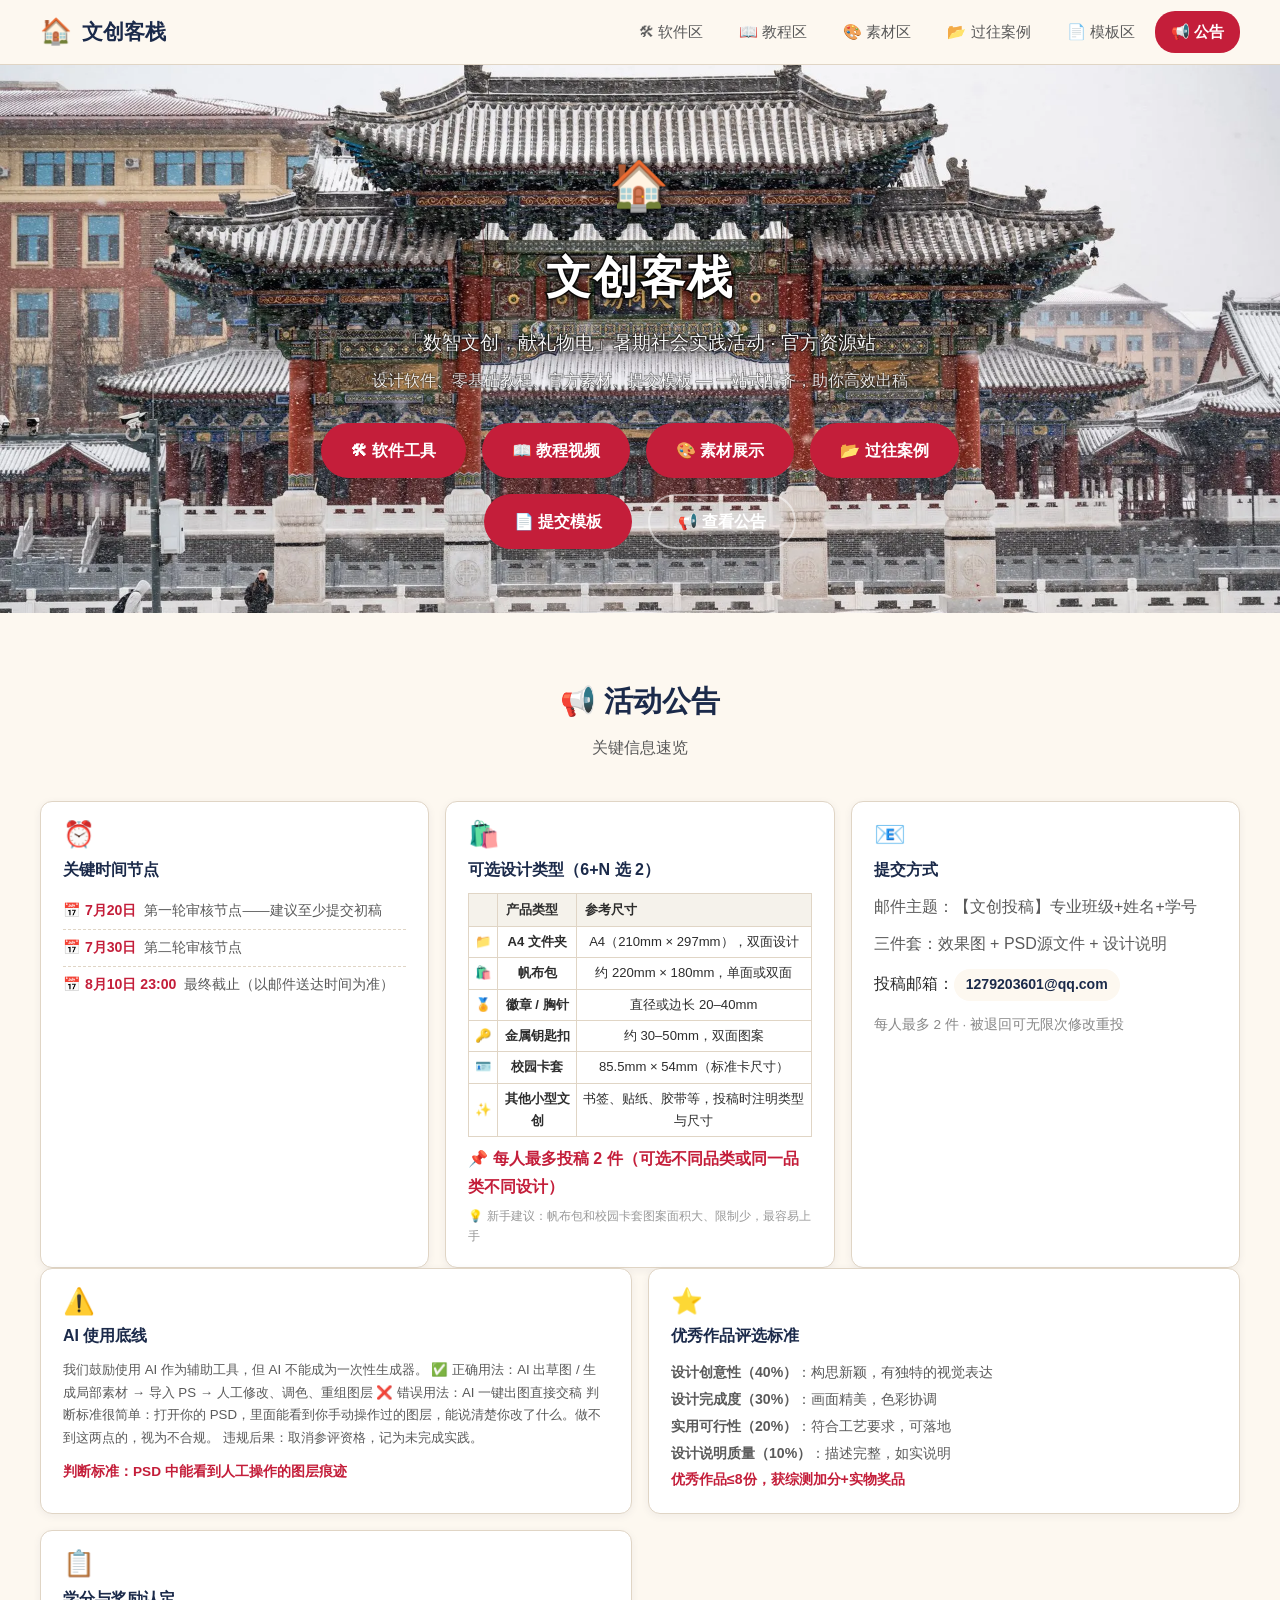
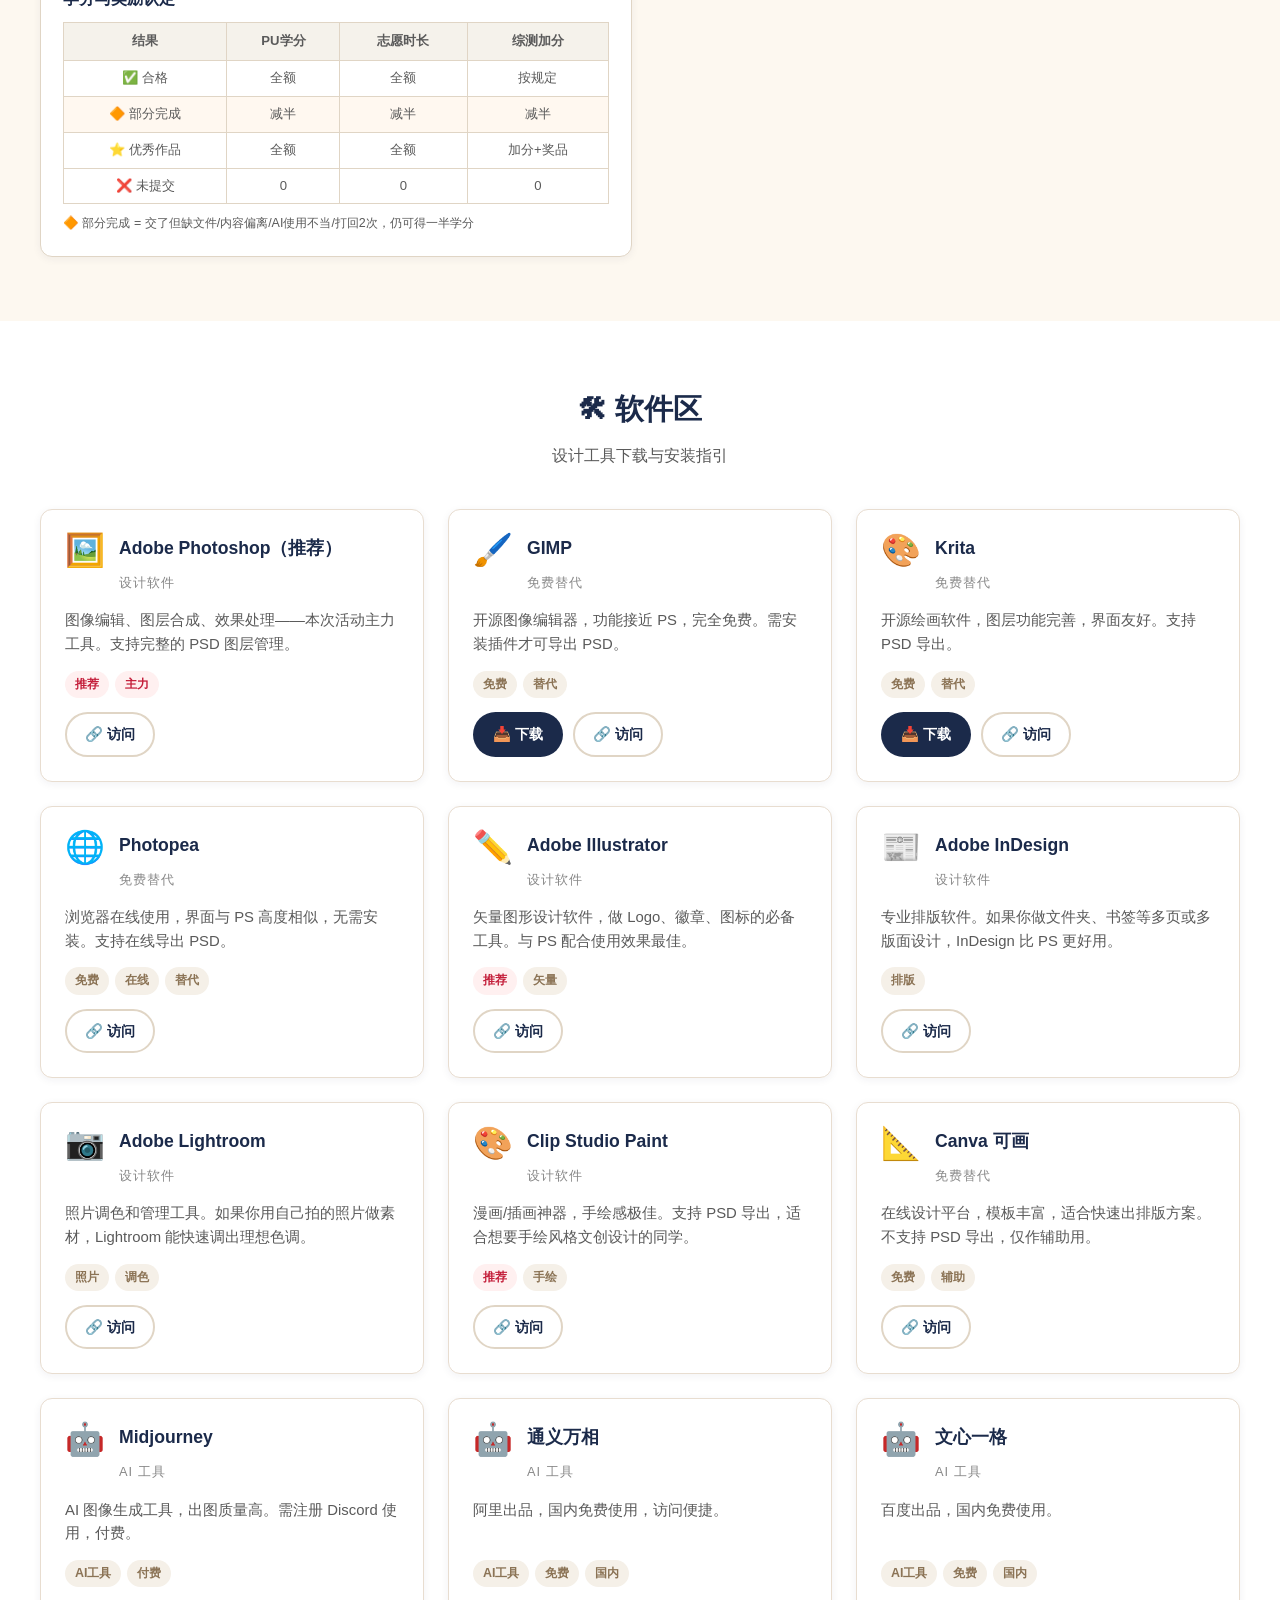
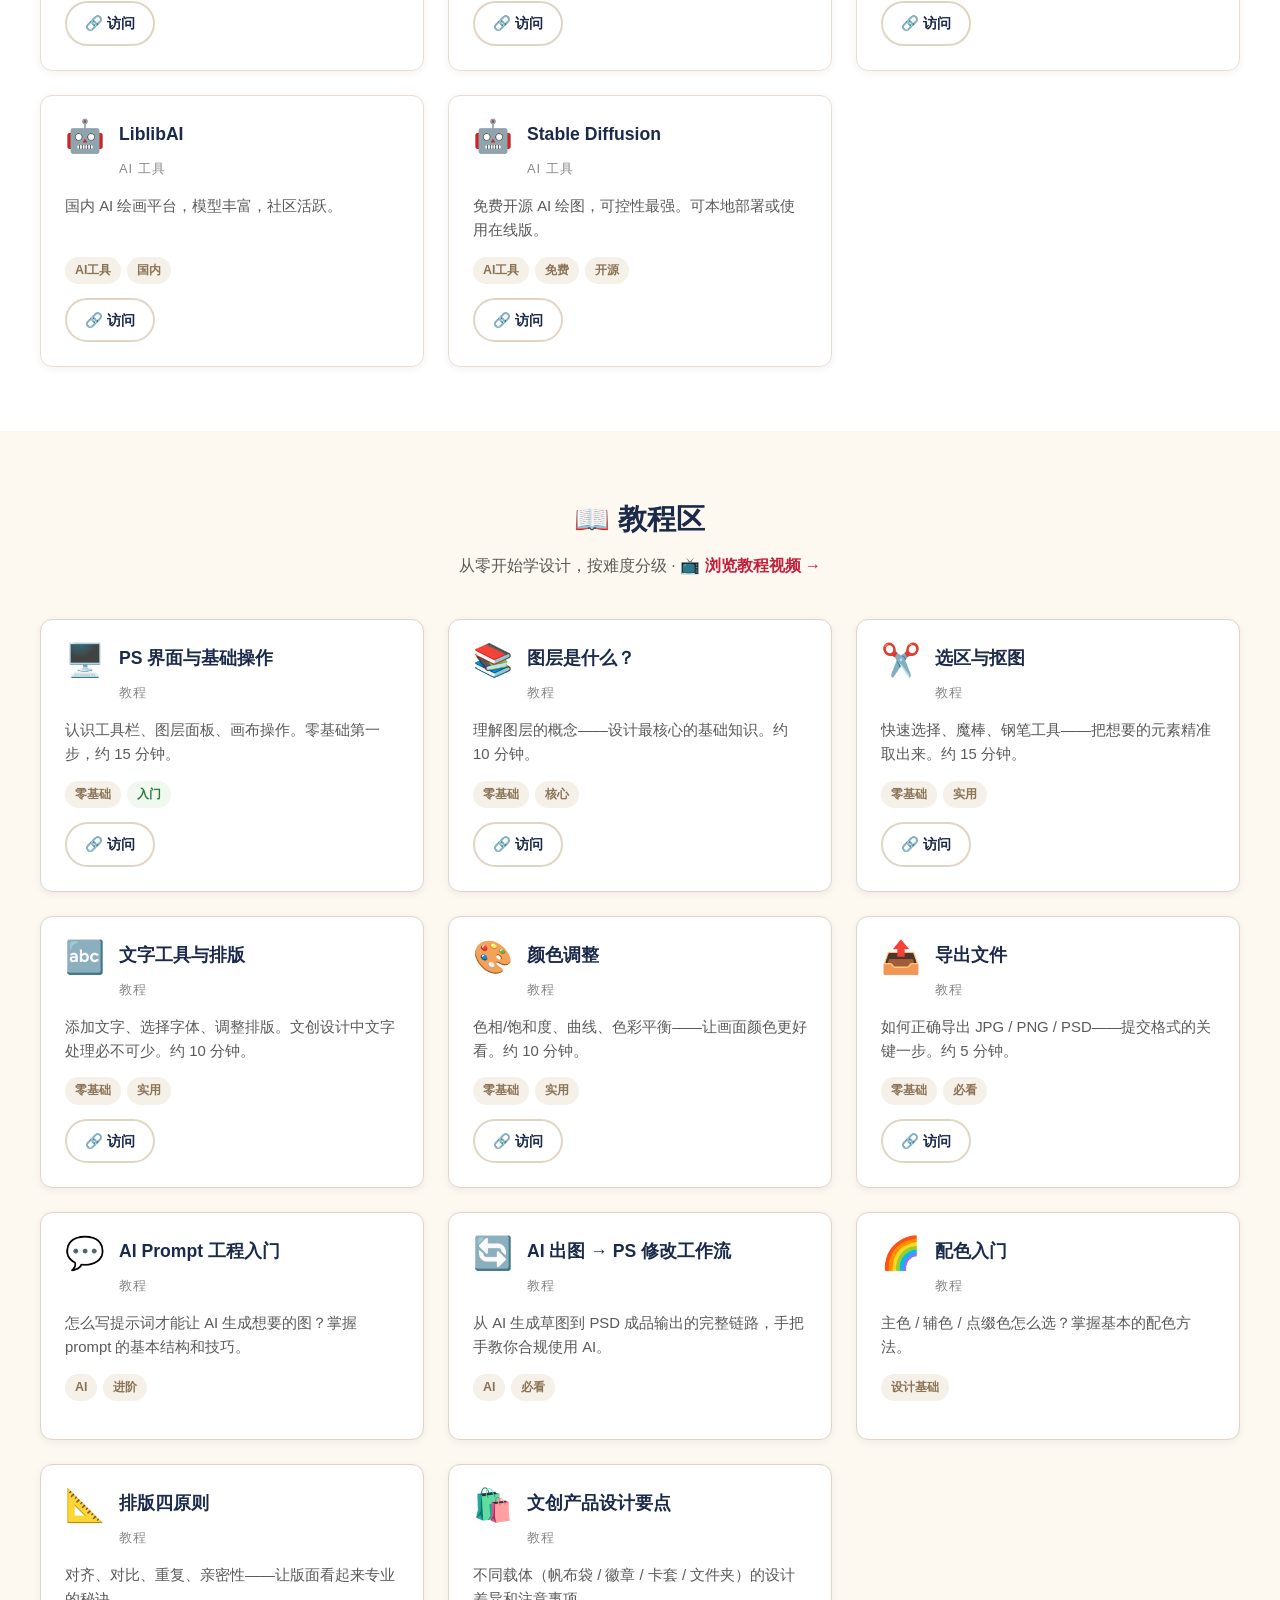
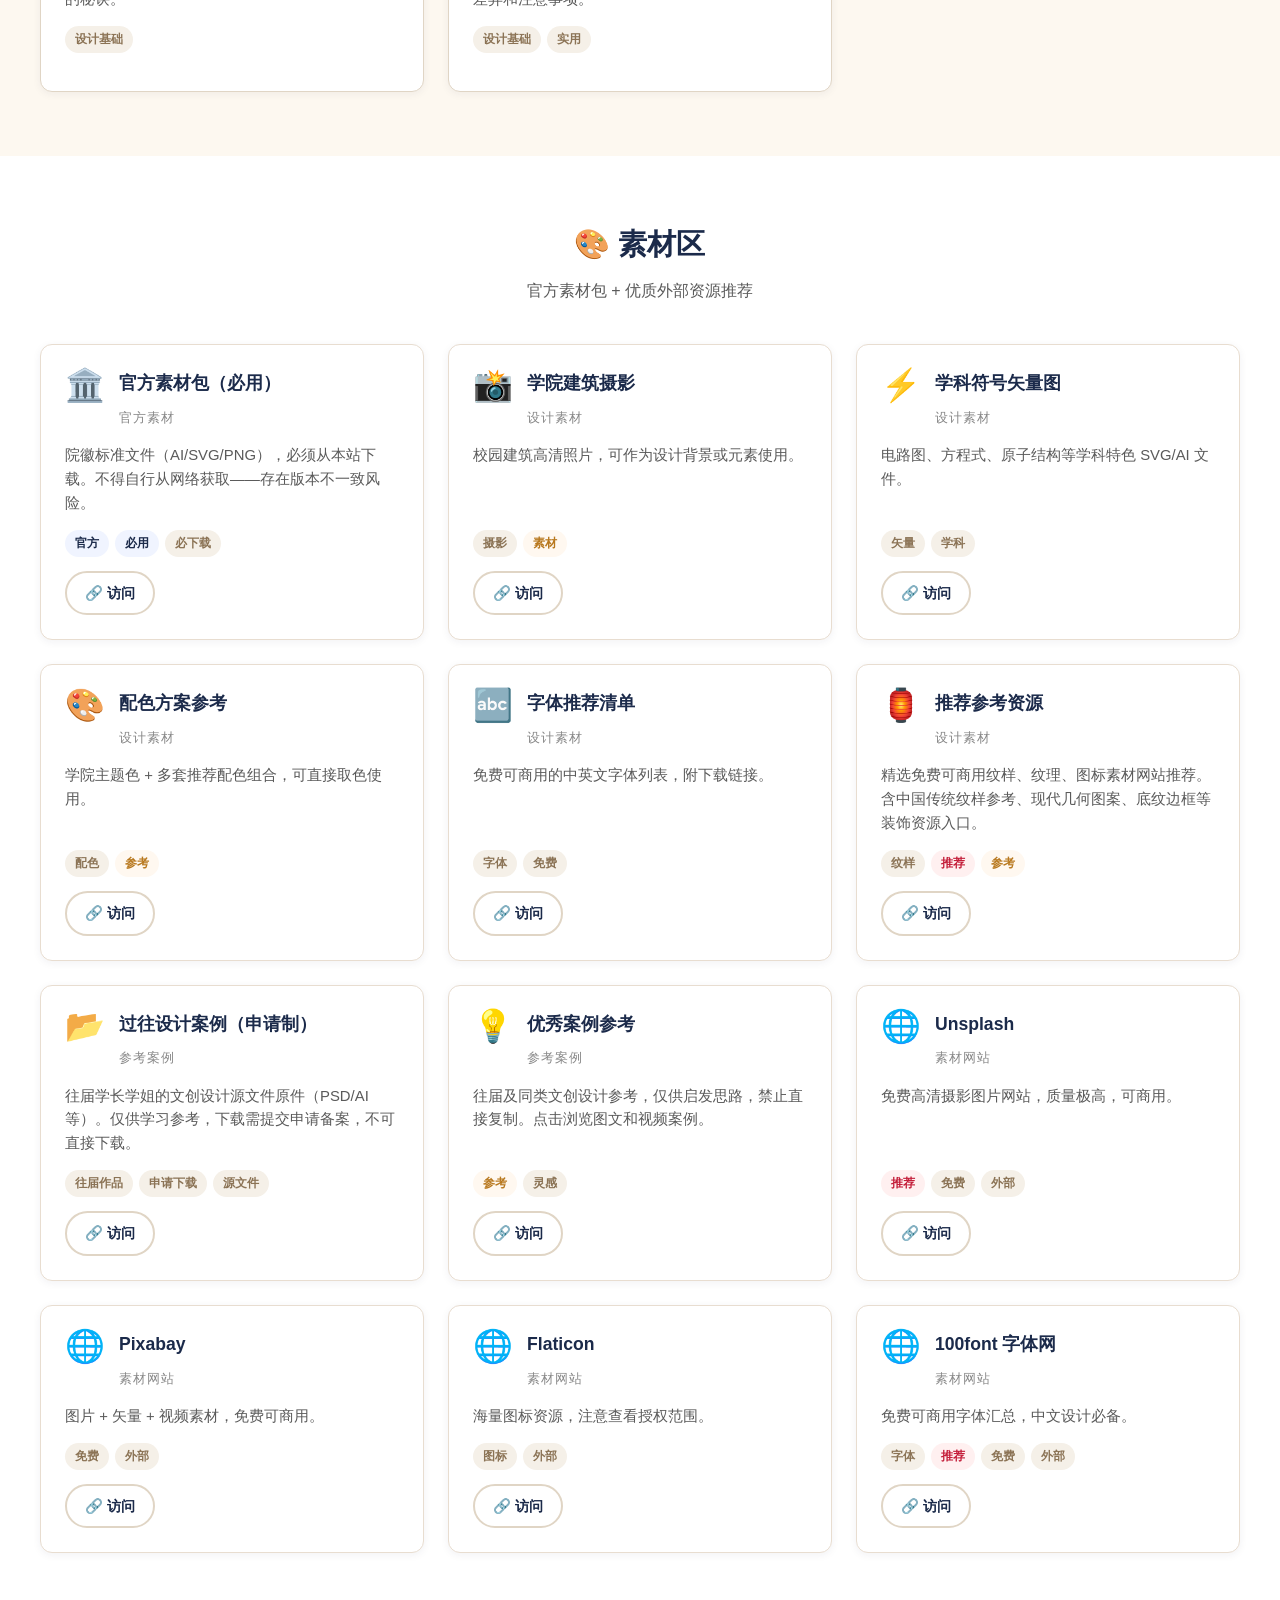
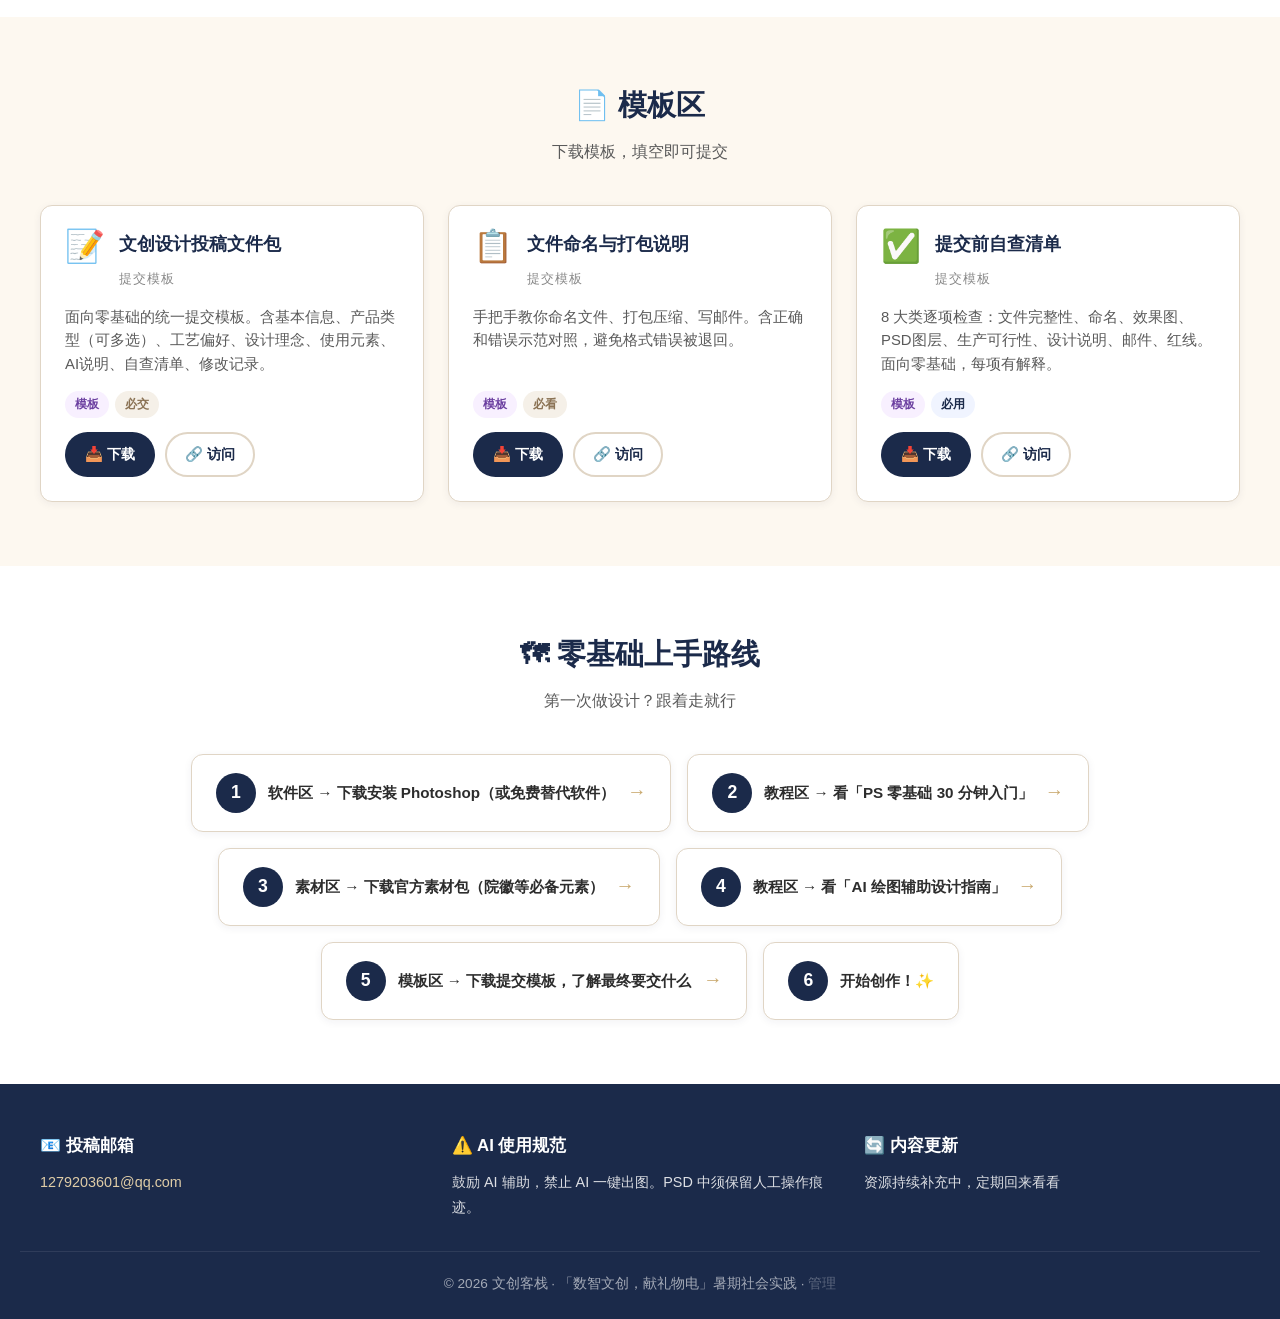
<file: index.html>
<!DOCTYPE html>
<html lang="zh-CN">
<head>
    <meta charset="UTF-8">
    <meta name="viewport" content="width=device-width, initial-scale=1.0">
    <title>文创客栈 — 数智文创·献礼物电</title>
    <link rel="stylesheet" href="css/style.css?v=20260719">
    <link rel="preload" as="image" href="images/hero-cover.webp" fetchpriority="high">
    <script>
        // 预加载封面大图，加载完成后渐入
        (function() {
            var img = new Image();
            img.onload = function() {
                document.querySelector('.hero').classList.add('loaded');
            };
            img.src = 'images/hero-cover.webp';
        })();
    </script>
</head>
<body>
    <!-- ====== 顶部导航 ====== -->
    <header class="site-header">
        <div class="header-inner">
            <a href="#home" class="logo">
                <span class="logo-icon">🏠</span>
                <span class="logo-text">文创客栈</span>
            </a>
            <nav class="main-nav" id="mainNav">
                <a href="#software" class="nav-link">🛠 软件区</a>
                <a href="#tutorials" class="nav-link">📖 教程区</a>
                <a href="#materials" class="nav-link">🎨 素材区</a>
                <a href="pages/archive.html" class="nav-link">📂 过往案例</a>
                <a href="#templates" class="nav-link">📄 模板区</a>
                <a href="#announcement" class="nav-link nav-highlight">📢 公告</a>
            </nav>
            <button class="menu-toggle" id="menuToggle" aria-label="菜单">☰</button>
        </div>
    </header>

    <!-- ====== 首屏 Hero ====== -->
    <section class="hero" id="home">
        <div class="hero-content">
            <h1 class="hero-title">
                <span class="hero-icon">🏠</span>
                文创客栈
            </h1>
            <p class="hero-subtitle">「数智文创，献礼物电」暑期社会实践活动 · 官方资源站</p>
            <p class="hero-desc">设计软件、零基础教程、官方素材、提交模板 — 一站式配齐，助你高效出稿</p>
            <div class="hero-actions">
                <a href="#software" class="btn btn-primary">🛠 软件工具</a>
                <a href="pages/tutorials.html" class="btn btn-primary">📖 教程视频</a>
                <a href="pages/materials.html" class="btn btn-primary">🎨 素材展示</a>
                <a href="pages/archive.html" class="btn btn-primary">📂 过往案例</a>
                <a href="#templates" class="btn btn-primary">📄 提交模板</a>
                <a href="#announcement" class="btn btn-outline">📢 查看公告</a>
            </div>
        </div>
    </section>

    <!-- ====== 公告区 ====== -->
    <section class="section" id="announcement">
        <div class="section-header">
            <h2 class="section-title">📢 活动公告</h2>
            <p class="section-desc">关键信息速览</p>
        </div>
        <div class="announcement-grid" id="announcementGrid">
            <!-- JS 动态渲染 -->
        </div>
    </section>

    <!-- ====== 软件区 ====== -->
    <section class="section section-alt" id="software">
        <div class="section-header">
            <h2 class="section-title">🛠 软件区</h2>
            <p class="section-desc">设计工具下载与安装指引</p>
        </div>
        <div class="cards-grid" id="softwareGrid">
            <!-- JS 动态渲染 -->
        </div>
    </section>

    <!-- ====== 教程区 ====== -->
    <section class="section" id="tutorials">
        <div class="section-header">
            <h2 class="section-title">📖 教程区</h2>
            <p class="section-desc">从零开始学设计，按难度分级 · <a href="pages/tutorials.html" style="color:var(--red);font-weight:600;">📺 浏览教程视频 →</a></p>
        </div>
        <div class="cards-grid" id="tutorialsGrid">
            <!-- JS 动态渲染 -->
        </div>
    </section>

    <!-- ====== 素材区 ====== -->
    <section class="section section-alt" id="materials">
        <div class="section-header">
            <h2 class="section-title">🎨 素材区</h2>
            <p class="section-desc">官方素材包 + 优质外部资源推荐</p>
        </div>
        <div class="cards-grid" id="materialsGrid">
            <!-- JS 动态渲染 -->
        </div>
    </section>

    <!-- ====== 模板区 ====== -->
    <section class="section" id="templates">
        <div class="section-header">
            <h2 class="section-title">📄 模板区</h2>
            <p class="section-desc">下载模板，填空即可提交</p>
        </div>
        <div class="cards-grid" id="templatesGrid">
            <!-- JS 动态渲染 -->
        </div>
    </section>

    <!-- ====== 零基础上手路线 ====== -->
    <section class="section section-alt" id="roadmap">
        <div class="section-header">
            <h2 class="section-title">🗺 零基础上手路线</h2>
            <p class="section-desc">第一次做设计？跟着走就行</p>
        </div>
        <div class="roadmap" id="roadmapSteps">
            <!-- JS 动态渲染 -->
        </div>
    </section>

    <!-- ====== 页脚 ====== -->
    <footer class="site-footer">
        <div class="footer-inner">
            <div class="footer-col">
                <h4>📧 投稿邮箱</h4>
                <p><a href="mailto:1279203601@qq.com">1279203601@qq.com</a></p>
            </div>
            <div class="footer-col">
                <h4>⚠️ AI 使用规范</h4>
                <p>鼓励 AI 辅助，禁止 AI 一键出图。PSD 中须保留人工操作痕迹。</p>
            </div>
            <div class="footer-col">
                <h4>🔄 内容更新</h4>
                <p>资源持续补充中，定期回来看看</p>
            </div>
        </div>
        <div class="footer-bottom">
            <p>© 2026 文创客栈 · 「数智文创，献礼物电」暑期社会实践 · <a href="admin.html" style="color:rgba(255,255,255,0.4);">管理</a></p>
        </div>
    </footer>

    <!-- 卡片详情弹窗 -->
    <div class="modal-overlay" id="modalOverlay">
        <div class="modal-card" id="modalCard">
            <button class="modal-close" id="modalClose">✕</button>
            <div class="modal-content" id="modalContent">
                <!-- JS 动态填充 -->
            </div>
        </div>
    </div>

    <script src="js/main.js?v=20260719"></script>
</body>
</html>
</file>
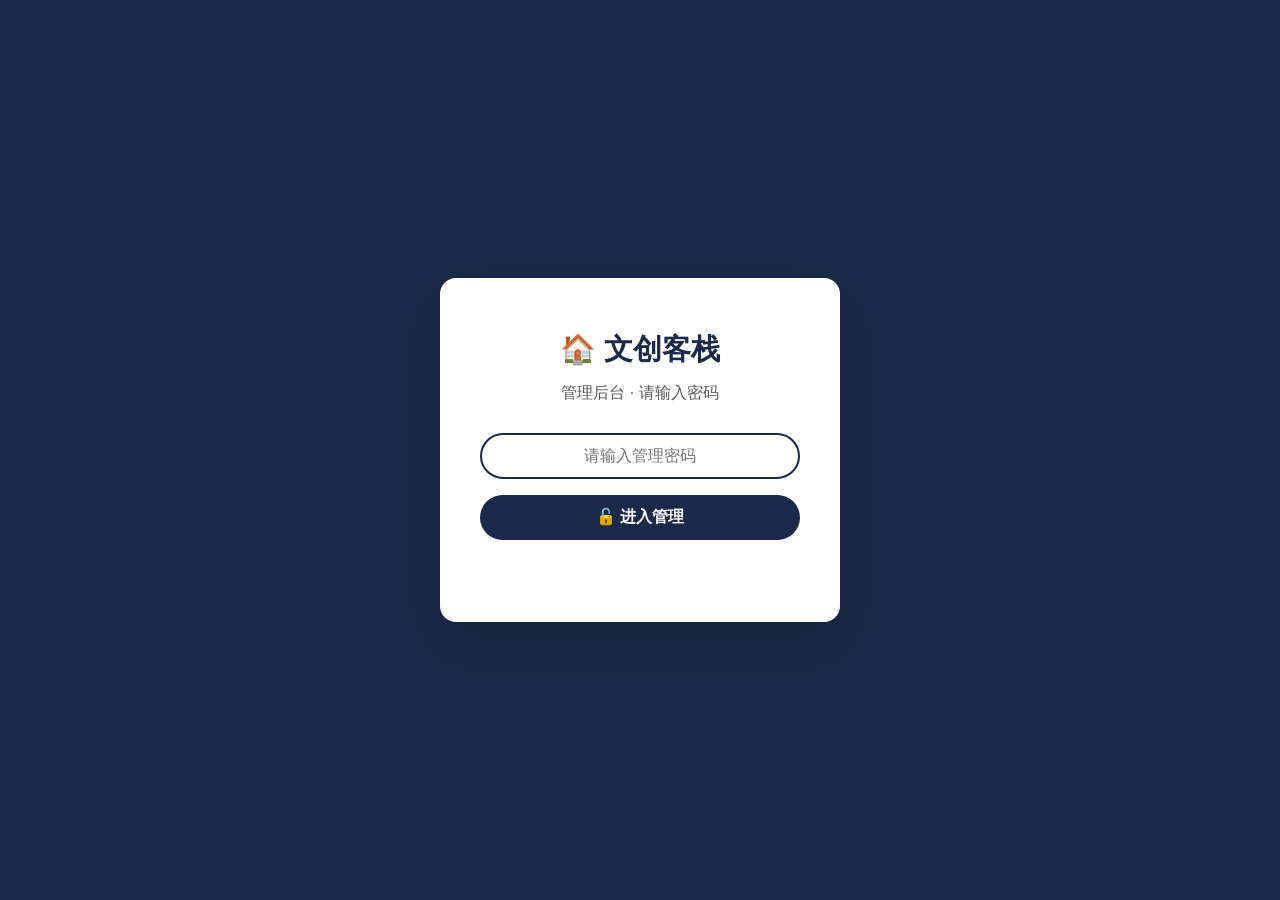
<file: admin/index.html>
<!DOCTYPE html>
<html lang="zh-CN">
<head>
<meta charset="UTF-8">
<meta name="viewport" content="width=device-width, initial-scale=1.0">
<title>管理后台 · 文创客栈</title>
<style>
/* ====== 管理端样式 ====== */
*, *::before, *::after { box-sizing: border-box; margin: 0; padding: 0; }

:root {
  --blue: #1B2A4A; --blue-light: #2C4270;
  --red: #C41E3A; --red-light: #E8475D;
  --cream: #FDF8F0; --border: #D5C8B5;
  --text: #2D2D2D; --text-secondary: #5A5A5A;
  --white: #FFFFFF; --shadow: 0 2px 12px rgba(0,0,0,0.06);
  --radius: 8px; --transition: 0.2s ease;
}

body {
  font-family: -apple-system, BlinkMacSystemFont, "PingFang SC", "Microsoft YaHei", sans-serif;
  background: #F0ECE0; color: var(--text); line-height: 1.6;
  min-height: 100vh;
}

/* 登录遮罩 */
.login-overlay {
  position: fixed; top: 0; left: 0; width: 100%; height: 100%;
  background: var(--blue);
  display: flex; align-items: center; justify-content: center;
  z-index: 9999;
}
.login-overlay.hidden { display: none; }

.login-box {
  background: var(--white); border-radius: 16px; padding: 48px 40px;
  max-width: 400px; width: 90%; text-align: center;
  box-shadow: 0 20px 60px rgba(0,0,0,0.2);
}
.login-box h1 { font-size: 1.8rem; color: var(--blue); margin-bottom: 8px; }
.login-box p { color: var(--text-secondary); margin-bottom: 28px; }
.login-box input {
  width: 100%; padding: 12px 18px; border: 2px solid var(--border);
  border-radius: 28px; font-size: 1rem; text-align: center;
  outline: none; transition: border var(--transition);
}
.login-box input:focus { border-color: var(--blue); }
.login-box .login-btn {
  width: 100%; margin-top: 16px; padding: 12px;
  background: var(--blue); color: #fff; border: none;
  border-radius: 28px; font-size: 1rem; font-weight: 600;
  cursor: pointer; transition: background var(--transition);
}
.login-box .login-btn:hover { background: var(--blue-light); }
.login-error { color: var(--red); margin-top: 12px; font-size: 0.9rem; min-height: 22px; }

/* 主管理界面 */
.admin-wrap { display: none; max-width: 1100px; margin: 0 auto; padding: 20px; }
.admin-wrap.visible { display: block; }

/* 顶部栏 */
.toolbar {
  background: var(--white); border-radius: var(--radius); padding: 16px 24px;
  margin-bottom: 20px; box-shadow: var(--shadow);
  display: flex; align-items: center; justify-content: space-between;
  flex-wrap: wrap; gap: 12px;
}
.toolbar h2 { font-size: 1.3rem; color: var(--blue); }
.toolbar-actions { display: flex; gap: 8px; flex-wrap: wrap; }

.btn {
  padding: 8px 18px; border-radius: 20px; font-size: 0.9rem; font-weight: 600;
  cursor: pointer; border: 2px solid transparent;
  transition: all var(--transition); display: inline-flex; align-items: center; gap: 6px;
  text-decoration: none;
}
.btn-blue { background: var(--blue); color: #fff; }
.btn-blue:hover { background: var(--blue-light); }
.btn-red { background: var(--red); color: #fff; }
.btn-red:hover { background: var(--red-light); }
.btn-outline { background: #fff; color: var(--blue); border-color: var(--blue); }
.btn-outline:hover { background: #F0F4FF; }
.btn-sm { padding: 5px 12px; font-size: 0.8rem; }

/* 标签导航 */
.tab-bar {
  display: flex; gap: 4px; margin-bottom: 20px;
  background: var(--white); border-radius: var(--radius);
  padding: 6px; box-shadow: var(--shadow);
}
.tab-btn {
  flex: 1; padding: 12px 16px; border: none; background: transparent;
  border-radius: 6px; cursor: pointer; font-size: 0.95rem; font-weight: 500;
  color: var(--text-secondary); transition: all var(--transition);
}
.tab-btn:hover { background: #F5F2EB; }
.tab-btn.active { background: var(--blue); color: #fff; }

/* 编辑区 */
.editor-panel {
  background: var(--white); border-radius: var(--radius);
  padding: 24px; box-shadow: var(--shadow); margin-bottom: 20px;
}
.editor-panel h3 {
  font-size: 1.15rem; color: var(--blue);
  margin-bottom: 8px; padding-bottom: 12px;
  border-bottom: 1px solid var(--border);
}
.section-desc-input {
  width: 100%; padding: 8px 14px; border: 1px solid var(--border);
  border-radius: var(--radius); font-size: 0.9rem; margin-bottom: 20px;
}
.add-card-btn {
  width: 100%; padding: 14px; background: #F5F2EB;
  border: 2px dashed var(--border); border-radius: var(--radius);
  cursor: pointer; font-size: 1rem; font-weight: 600; color: var(--text-secondary);
  transition: all var(--transition); margin-bottom: 16px;
}
.add-card-btn:hover { background: #EDE8DD; border-color: var(--blue); color: var(--blue); }

/* 卡片编辑 */
.card-item {
  background: #FAFAF7; border: 1px solid var(--border);
  border-radius: var(--radius); padding: 20px; margin-bottom: 14px;
  position: relative;
}
.card-item-header {
  display: flex; align-items: center; justify-content: space-between;
  margin-bottom: 14px;
}
.card-item-header .card-label {
  font-weight: 700; color: var(--blue); font-size: 1rem;
}
.card-item-actions { display: flex; gap: 6px; }

.form-grid {
  display: grid; grid-template-columns: 1fr 1fr; gap: 12px;
}
.form-grid .full-width { grid-column: 1 / -1; }

.form-group { display: flex; flex-direction: column; gap: 4px; }
.form-group label {
  font-size: 0.82rem; font-weight: 600; color: var(--text-secondary);
}
.form-group input, .form-group textarea, .form-group select {
  padding: 8px 12px; border: 1px solid var(--border);
  border-radius: 6px; font-size: 0.9rem; font-family: inherit;
  outline: none; transition: border var(--transition);
  background: var(--white);
}
.form-group input:focus, .form-group textarea:focus, .form-group select:focus {
  border-color: var(--blue);
}
.form-group textarea { resize: vertical; min-height: 60px; }

/* 公告编辑 */
.announce-editor { background: var(--white); border-radius: var(--radius); padding: 24px; box-shadow: var(--shadow); }
.announce-editor h3 { color: var(--blue); margin-bottom: 16px; }

.deadline-row {
  display: flex; gap: 10px; align-items: center; margin-bottom: 8px;
}
.deadline-row input { flex: 1; }
.deadline-row .btn { flex-shrink: 0; }

/* Toast */
.toast {
  position: fixed; bottom: 30px; left: 50%; transform: translateX(-50%);
  background: var(--blue); color: #fff; padding: 12px 28px;
  border-radius: 28px; font-weight: 600; z-index: 9999;
  box-shadow: 0 8px 30px rgba(27,42,74,0.3);
  animation: toastIn 0.3s ease;
}
@keyframes toastIn { from { opacity: 0; transform: translateX(-50%) translateY(20px); } }

@media (max-width: 768px) {
  .form-grid { grid-template-columns: 1fr; }
  .tab-btn { font-size: 0.8rem; padding: 10px 8px; }
  .toolbar { flex-direction: column; align-items: flex-start; }
}
</style>
</head>
<body>

<!-- ====== 登录遮罩 ====== -->
<div class="login-overlay" id="loginOverlay">
  <div class="login-box">
    <h1>🏠 文创客栈</h1>
    <p>管理后台 · 请输入密码</p>
    <input type="password" id="pwdInput" placeholder="请输入管理密码" autofocus>
    <button class="login-btn" id="loginBtn">🔓 进入管理</button>
    <div class="login-error" id="loginError"></div>
  </div>
</div>

<!-- ====== 管理主界面 ====== -->
<div class="admin-wrap" id="adminWrap">

  <!-- 工具栏 -->
  <div class="toolbar">
    <h2>🔒 管理后台 · 文创客栈</h2>
    <div class="toolbar-actions">
      <button class="btn btn-outline" onclick="previewSite()">👁 预览</button>
      <button class="btn btn-blue" onclick="exportJSON()">📤 导出 content.json</button>
      <button class="btn btn-red btn-sm" onclick="location.reload()">🚪 退出</button>
    </div>
  </div>

  <!-- 标签导航 -->
  <div class="tab-bar" id="tabBar">
    <button class="tab-btn active" data-tab="software">🛠 软件区</button>
    <button class="tab-btn" data-tab="tutorials">📖 教程区</button>
    <button class="tab-btn" data-tab="materials">🎨 素材区</button>
    <button class="tab-btn" data-tab="templates">📄 模板区</button>
    <button class="tab-btn" data-tab="announcement">📢 公告</button>
    <button class="tab-btn" data-tab="roadmap">🗺 路线图</button>
  </div>

  <!-- 编辑面板 -->
  <div class="editor-panel" id="editorPanel">
    <!-- JS 动态渲染 -->
  </div>

</div>

<script>
/* ============================================
   文创客栈 · 管理后台脚本
   ============================================ */

// ====== 配置 ======
const ADMIN_PASSWORD = 'wC2026@inn';  // ← 在这里修改管理密码

// ====== 密钥区映射 ======
const SECTION_KEYS = ['software', 'tutorials', 'materials', 'templates'];

const TYPE_OPTIONS = {
  software: ['software', 'alternative', 'ai_tool'],
  tutorials: ['tutorial', 'video'],
  materials: ['material', 'official', 'material_site', 'reference'],
  templates: ['template'],
};

const TYPE_LABELS = {
  software: '设计软件', alternative: '免费替代', ai_tool: 'AI 工具',
  tutorial: '教程', video: '视频教程',
  material: '设计素材', official: '官方素材', material_site: '素材网站', reference: '参考案例',
  template: '提交模板',
};

// ====== 数据 ======
let siteData = null;

// ====== 加载数据 ======
function loadData() {
  // 先尝试同步 XHR 加载（兼容本地 file:// 协议）
  try {
    var xhr = new XMLHttpRequest();
    xhr.open('GET', '../data/content.json', false);
    xhr.send();
    if (xhr.status === 200) {
      siteData = JSON.parse(xhr.responseText);
      return;
    }
  } catch(e) { /* 继续尝试 fetch */ }

  // 再尝试 fetch（线上部署时可用）
  try {
    fetch('../data/content.json')
      .then(r => { if (r.ok) return r.json(); throw new Error('fail'); })
      .then(d => { siteData = d; initAdmin(); })
      .catch(() => { siteData = createEmptyData(); initAdmin(); });
    return;
  } catch(e) {
    siteData = createEmptyData();
  }
}

function createEmptyData() {
  const data = {
    site: { name: '文创客栈', tagline: '', description: '' },
    announcement: { deadlines: [], email: '', aiPolicy: '' },
    sections: {},
    roadmap: [],
  };
  SECTION_KEYS.forEach(k => {
    data.sections[k] = { title: '', description: '', cards: [] };
  });
  return data;
}

// ====== 登录 ======
document.getElementById('loginBtn').addEventListener('click', doLogin);
document.getElementById('pwdInput').addEventListener('keydown', e => {
  if (e.key === 'Enter') doLogin();
});

function doLogin() {
  const pwd = document.getElementById('pwdInput').value.trim();
  const errEl = document.getElementById('loginError');
  if (pwd === ADMIN_PASSWORD) {
    document.getElementById('loginOverlay').classList.add('hidden');
    document.getElementById('adminWrap').classList.add('visible');
    loadData();
    // XHR 同步加载已经完成了，直接初始化；fetch 异步会在回调中初始化
    if (siteData) initAdmin();
  } else {
    errEl.textContent = '❌ 密码错误，请重试';
    document.getElementById('pwdInput').value = '';
    document.getElementById('pwdInput').focus();
  }
}

// ====== 初始化管理端 ======
var adminReady = false;
function initAdmin() {
  if (adminReady) return;
  bindTabs();
  renderEditor('software');
  adminReady = true;
}

// ====== 标签切换 ======
function bindTabs() {
  document.querySelectorAll('#tabBar .tab-btn').forEach(btn => {
    btn.addEventListener('click', () => {
      document.querySelectorAll('#tabBar .tab-btn').forEach(b => b.classList.remove('active'));
      btn.classList.add('active');
      renderEditor(btn.dataset.tab);
    });
  });
}

// ====== 渲染编辑器 ======
let currentTab = 'software';

function renderEditor(tab) {
  currentTab = tab;
  const panel = document.getElementById('editorPanel');

  if (tab === 'announcement') {
    renderAnnouncementEditor(panel);
  } else if (tab === 'roadmap') {
    renderRoadmapEditor(panel);
  } else {
    renderCardEditor(panel, tab);
  }
}

// ====== 卡片编辑器 ======
function renderCardEditor(panel, sectionKey) {
  const section = siteData.sections[sectionKey] || { title: '', description: '', cards: [] };

  let html = `
    <h3>${section.title || sectionKey} · 卡片管理</h3>
    <div class="form-group" style="margin-bottom:12px;">
      <label>区域标题</label>
      <input type="text" value="${esc(section.title || '')}"
             onchange="updateSectionTitle('${sectionKey}', this.value)">
    </div>
    <div class="form-group" style="margin-bottom:16px;">
      <label>区域描述</label>
      <input type="text" class="section-desc-input" value="${esc(section.description || '')}"
             onchange="updateSectionDesc('${sectionKey}', this.value)">
    </div>
  `;

  // 新增按钮
  html += `<button class="add-card-btn" onclick="addCard('${sectionKey}')">＋ 新增卡片</button>`;

  // 卡片列表
  const cards = section.cards || [];
  if (cards.length === 0) {
    html += '<p style="text-align:center;color:#999;padding:20px;">暂无卡片，点击上方按钮添加</p>';
  } else {
    cards.forEach((card, idx) => {
      html += renderCardForm(sectionKey, card, idx);
    });
  }

  panel.innerHTML = html;
}

function renderCardForm(sectionKey, card, idx) {
  const c = card || {};
  const typeOpts = (TYPE_OPTIONS[sectionKey] || ['software']).map(t =>
    `<option value="${t}" ${c.type === t ? 'selected' : ''}>${TYPE_LABELS[t] || t}</option>`
  ).join('');

  return `
  <div class="card-item" data-index="${idx}">
    <div class="card-item-header">
      <span class="card-label">📌 卡片 #${idx + 1}：${esc(c.title || '未命名')}</span>
      <div class="card-item-actions">
        ${idx > 0 ? `<button class="btn btn-outline btn-sm" onclick="moveCard('${sectionKey}', ${idx}, -1)">↑</button>` : ''}
        ${idx < (siteData.sections[sectionKey].cards.length - 1) ? `<button class="btn btn-outline btn-sm" onclick="moveCard('${sectionKey}', ${idx}, 1)">↓</button>` : ''}
        <button class="btn btn-outline btn-sm" style="color:var(--red);border-color:var(--red);" onclick="deleteCard('${sectionKey}', ${idx})">🗑</button>
      </div>
    </div>
    <div class="form-grid">
      <div class="form-group">
        <label>图标 (Emoji)</label>
        <input type="text" value="${esc(c.icon || '')}" placeholder="如：🖼️"
               onchange="updateCardField('${sectionKey}', ${idx}, 'icon', this.value)">
      </div>
      <div class="form-group">
        <label>卡片ID (英文，唯一)</label>
        <input type="text" value="${esc(c.id || '')}" placeholder="如：photoshop"
               onchange="updateCardField('${sectionKey}', ${idx}, 'id', this.value)">
      </div>
      <div class="form-group full-width">
        <label>标题</label>
        <input type="text" value="${esc(c.title || '')}" placeholder="卡片标题"
               onchange="updateCardField('${sectionKey}', ${idx}, 'title', this.value)">
      </div>
      <div class="form-group">
        <label>类型</label>
        <select onchange="updateCardField('${sectionKey}', ${idx}, 'type', this.value)">${typeOpts}</select>
      </div>
      <div class="form-group">
        <label>标签（用逗号分隔）</label>
        <input type="text" value="${esc((c.tags || []).join(', '))}" placeholder="推荐, 主力"
               onchange="updateCardField('${sectionKey}', ${idx}, 'tags', this.value.split(',').map(s=>s.trim()).filter(Boolean))">
      </div>
      <div class="form-group full-width">
        <label>描述</label>
        <textarea onchange="updateCardField('${sectionKey}', ${idx}, 'description', this.value)">${esc(c.description || '')}</textarea>
      </div>
      <div class="form-group">
        <label>下载链接</label>
        <input type="text" value="${esc(c.downloadUrl || '')}" placeholder="如：files/xxx.zip"
               onchange="updateCardField('${sectionKey}', ${idx}, 'downloadUrl', this.value)">
      </div>
      <div class="form-group">
        <label>外部链接</label>
        <input type="text" value="${esc(c.externalUrl || '')}" placeholder="如：https://example.com"
               onchange="updateCardField('${sectionKey}', ${idx}, 'externalUrl', this.value)">
      </div>
      <div class="form-group full-width">
        <label>详细信息（多行文本）</label>
        <textarea rows="3" onchange="updateCardField('${sectionKey}', ${idx}, 'details', this.value)">${esc(c.details || '')}</textarea>
      </div>
    </div>
  </div>`;
}

// ====== 公告编辑器 ======
function renderAnnouncementEditor(panel) {
  const ann = siteData.announcement || { deadlines: [], email: '', aiPolicy: '' };
  const dls = ann.deadlines || [];

  let html = `<div class="announce-editor"><h3>📢 公告设置</h3>`;

  // 邮箱
  html += `<div class="form-group" style="margin-bottom:16px;">
    <label>📧 投稿邮箱</label>
    <input type="text" value="${esc(ann.email || '')}" onchange="siteData.announcement.email = this.value">
  </div>`;

  // AI 政策
  html += `<div class="form-group" style="margin-bottom:16px;">
    <label>⚠️ AI 使用规范</label>
    <textarea rows="4" onchange="siteData.announcement.aiPolicy = this.value">${esc(ann.aiPolicy || '')}</textarea>
  </div>`;

  // 截止日期
  html += `<label style="font-weight:600;display:block;margin-bottom:8px;">⏰ 关键时间节点</label>`;
  html += `<div id="deadlineList">`;
  dls.forEach((dl, i) => {
    html += `
    <div class="deadline-row">
      <input type="text" value="${esc(dl.date)}" placeholder="日期" onchange="siteData.announcement.deadlines[${i}].date = this.value">
      <input type="text" value="${esc(dl.event)}" placeholder="事项" onchange="siteData.announcement.deadlines[${i}].event = this.value">
      <button class="btn btn-red btn-sm" onclick="siteData.announcement.deadlines.splice(${i},1);renderEditor('announcement')">✕</button>
    </div>`;
  });
  html += `</div>`;
  html += `<button class="btn btn-outline btn-sm" style="margin-top:8px;" onclick="siteData.announcement.deadlines.push({date:'',event:''});renderEditor('announcement')">＋ 添加时间节点</button>`;
  html += `</div>`;

  panel.innerHTML = html;
}

// ====== 路线图编辑器 ======
function renderRoadmapEditor(panel) {
  const roadmap = siteData.roadmap || [];
  let html = `<div class="announce-editor"><h3>🗺 零基础上手路线</h3>`;
  html += `<div id="roadmapList">`;

  roadmap.forEach((step, i) => {
    html += `
    <div class="deadline-row">
      <span style="font-weight:700;color:var(--blue);min-width:24px;">${i + 1}.</span>
      <input type="text" value="${esc(step)}" onchange="siteData.roadmap[${i}] = this.value">
      <button class="btn btn-red btn-sm" onclick="siteData.roadmap.splice(${i},1);renderEditor('roadmap')">✕</button>
    </div>`;
  });

  html += `</div>`;
  html += `<button class="btn btn-outline btn-sm" style="margin-top:8px;" onclick="siteData.roadmap.push('新步骤');renderEditor('roadmap')">＋ 添加步骤</button>`;
  html += `</div>`;

  panel.innerHTML = html;
}

// ====== 卡片操作 ======
function addCard(sectionKey) {
  if (!siteData.sections[sectionKey]) siteData.sections[sectionKey] = { title: '', description: '', cards: [] };
  if (!siteData.sections[sectionKey].cards) siteData.sections[sectionKey].cards = [];
  siteData.sections[sectionKey].cards.push({
    id: 'new-' + Date.now(),
    icon: '📌',
    title: '新卡片',
    type: sectionKey === 'software' ? 'software' : sectionKey === 'tutorials' ? 'tutorial' : sectionKey === 'materials' ? 'material' : 'template',
    description: '',
    tags: [],
    downloadUrl: '',
    externalUrl: '',
    details: '',
  });
  renderEditor(sectionKey);
  showToast('✅ 卡片已添加');
}

function deleteCard(sectionKey, idx) {
  const title = siteData.sections[sectionKey].cards[idx].title || '未命名';
  if (confirm(`确定删除卡片「${title}」吗？此操作不可撤销。`)) {
    siteData.sections[sectionKey].cards.splice(idx, 1);
    renderEditor(sectionKey);
    showToast('🗑 卡片已删除');
  }
}

function moveCard(sectionKey, idx, direction) {
  const cards = siteData.sections[sectionKey].cards;
  const newIdx = idx + direction;
  if (newIdx < 0 || newIdx >= cards.length) return;
  [cards[idx], cards[newIdx]] = [cards[newIdx], cards[idx]];
  renderEditor(sectionKey);
}

function updateCardField(sectionKey, idx, field, value) {
  siteData.sections[sectionKey].cards[idx][field] = value;
}

function updateSectionTitle(sectionKey, value) {
  siteData.sections[sectionKey].title = value;
}

function updateSectionDesc(sectionKey, value) {
  siteData.sections[sectionKey].description = value;
}

// ====== 导出 ======
function exportJSON() {
  // 清理空字符串
  const cleaned = JSON.parse(JSON.stringify(siteData));
  const jsonStr = JSON.stringify(cleaned, null, 2);

  // 尝试下载
  const blob = new Blob([jsonStr], { type: 'application/json' });
  const url = URL.createObjectURL(blob);
  const a = document.createElement('a');
  a.href = url;
  a.download = 'content.json';
  a.click();
  URL.revokeObjectURL(url);

  // 同时复制到剪贴板
  navigator.clipboard.writeText(jsonStr).then(() => {
    showToast('📤 content.json 已导出！已复制到剪贴板，请替换 data/content.json');
  }).catch(() => {
    showToast('📤 content.json 已下载！请放入 data/ 目录替换原文件');
  });
}

// ====== 预览 ======
function previewSite() {
  window.open('../index.html', '_blank');
}

// ====== 工具 ======
function esc(str) {
  if (!str) return '';
  const div = document.createElement('div');
  div.textContent = str;
  return div.innerHTML;
}

function showToast(msg) {
  const toast = document.createElement('div');
  toast.className = 'toast';
  toast.textContent = msg;
  document.body.appendChild(toast);
  setTimeout(() => toast.remove(), 2500);
}
</script>

</body>
</html>
</file>
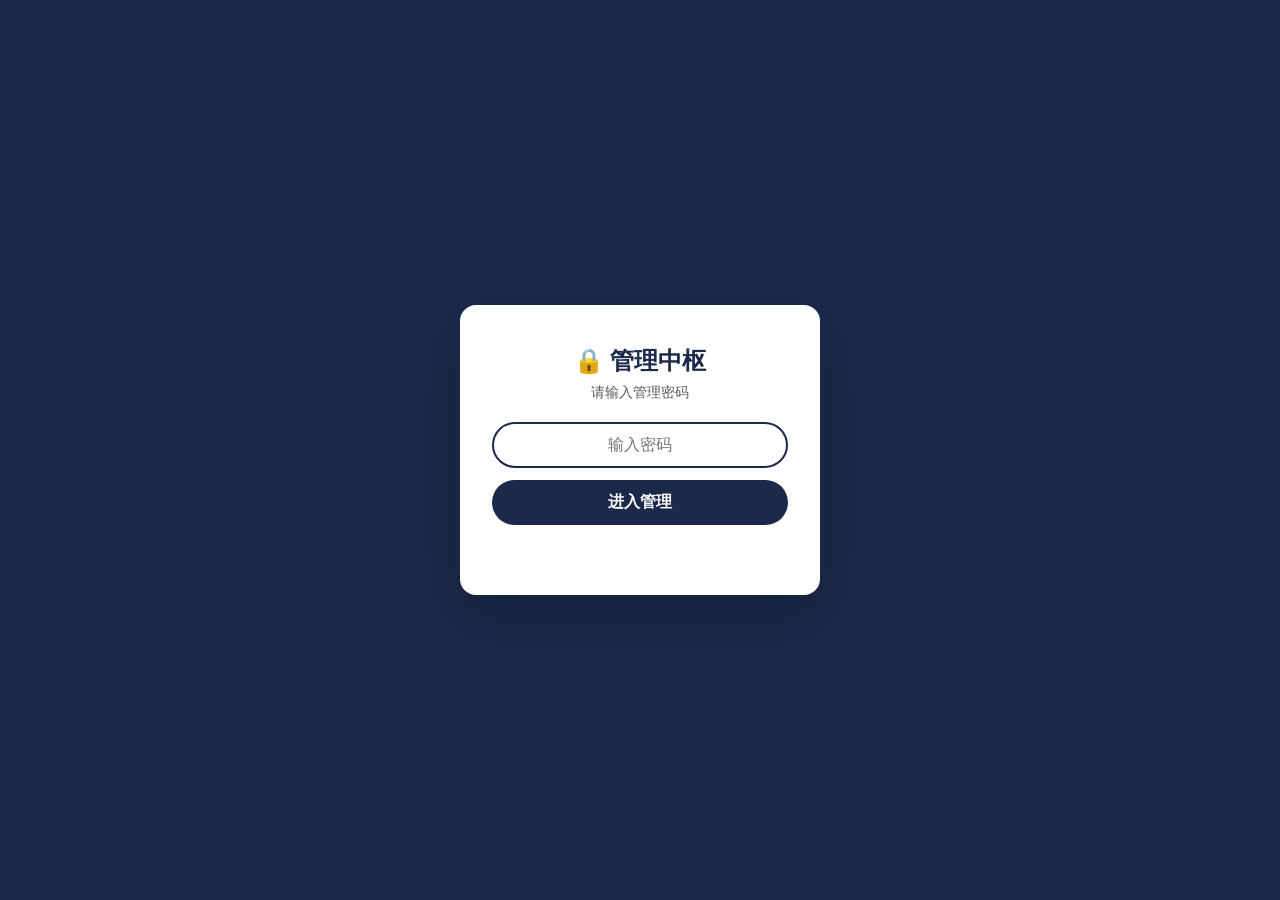
<file: admin.html>
<!DOCTYPE html>
<html lang="zh-CN">
<head>
<meta charset="UTF-8">
<meta name="viewport" content="width=device-width, initial-scale=1.0">
<title>管理中枢 · 文创客栈</title>
<style>
:root{--blue:#1B2A4A;--red:#C41E3A;--cream:#FDF8F0;--white:#fff;--text:#2D2D2D;--text-secondary:#5A5A5A;--border:#E0D5C5;--radius:12px;--shadow:0 2px 12px rgba(27,42,74,0.06);}
*{margin:0;padding:0;box-sizing:border-box;}
body{font-family:-apple-system,BlinkMacSystemFont,"PingFang SC","Microsoft YaHei",sans-serif;background:#F0ECE0;color:var(--text);min-height:100vh;}
.login-overlay{position:fixed;top:0;left:0;width:100%;height:100%;background:var(--blue);display:flex;align-items:center;justify-content:center;z-index:9999;padding:20px;}
.login-overlay.hidden{display:none;}
.login-box{background:var(--white);border-radius:16px;padding:40px 32px;max-width:360px;width:100%;text-align:center;box-shadow:0 20px 60px rgba(0,0,0,0.2);}
.login-box h1{font-size:1.5rem;color:var(--blue);margin-bottom:6px;}
.login-box p{color:var(--text-secondary);margin-bottom:20px;font-size:0.9rem;}
.login-box input{width:100%;padding:12px 16px;border:2px solid var(--border);border-radius:24px;font-size:1rem;text-align:center;outline:none;}
.login-box input:focus{border-color:var(--blue);}
.login-box .btn{width:100%;margin-top:12px;padding:12px;background:var(--blue);color:#fff;border:none;border-radius:24px;font-size:1rem;font-weight:600;cursor:pointer;}
.login-error{color:var(--red);margin-top:10px;font-size:0.85rem;min-height:20px;}

.admin-panel{display:none;max-width:700px;margin:0 auto;padding:24px 16px;}
.admin-panel.show{display:block;}
.topbar{background:var(--blue);color:#fff;padding:12px 20px;display:flex;align-items:center;justify-content:space-between;gap:12px;flex-wrap:wrap;}
.topbar a{color:#fff;text-decoration:none;font-weight:600;font-size:0.9rem;}
.topbar a:hover{opacity:0.8;}
.topbar .logout{color:rgba(255,255,255,0.7);font-size:0.85rem;cursor:pointer;}

h2{font-size:1.2rem;color:var(--blue);margin-bottom:16px;}
.card-grid{display:grid;grid-template-columns:repeat(auto-fill,minmax(200px,1fr));gap:14px;margin-bottom:24px;}
.card{background:var(--white);border-radius:var(--radius);padding:20px;box-shadow:var(--shadow);text-decoration:none;color:var(--text);transition:all 0.2s;display:flex;flex-direction:column;gap:8px;border:2px solid transparent;}
.card:hover{transform:translateY(-2px);border-color:var(--blue);}
.card .icon{font-size:2rem;}
.card h3{font-size:1rem;color:var(--blue);}
.card p{font-size:0.82rem;color:var(--text-secondary);}
.card .arrow{color:var(--blue);font-weight:600;font-size:0.85rem;align-self:flex-end;}

.deploy-info{background:var(--white);border-radius:var(--radius);padding:18px 20px;box-shadow:var(--shadow);margin-bottom:20px;}
.deploy-info h3{font-size:0.95rem;color:var(--blue);margin-bottom:8px;}
.deploy-info code{display:block;background:#F5F2EB;padding:8px 12px;border-radius:6px;font-size:0.82rem;word-break:break-all;margin-bottom:4px;}

.footer{text-align:center;padding:20px;color:var(--text-secondary);font-size:0.8rem;}
</style>
</head>
<body>

<div class="login-overlay" id="loginOverlay">
  <div class="login-box">
    <h1>🔒 管理中枢</h1>
    <p>请输入管理密码</p>
    <input type="password" id="pwdInput" placeholder="输入密码" autofocus>
    <button class="btn" onclick="doLogin()">进入管理</button>
    <div class="login-error" id="loginError"></div>
  </div>
</div>

<div class="admin-panel" id="adminPanel">
  <div class="topbar">
    <div>
      <a href="index.html">🏠 返回客栈</a>
      <span style="opacity:0.4;"> | </span>
      <a href="https://tyutwenchuang.netlify.app" target="_blank">🌐 线上站点</a>
    </div>
    <span class="logout" onclick="location.reload()">🚪 退出</span>
  </div>

  <div style="padding:24px 0 0;">
    <h2>🛠 内容管理</h2>
    <div class="card-grid">
      <a href="admin/index.html" class="card">
        <div class="icon">📝</div>
        <h3>内容管理后台</h3>
        <p>增删改网站所有卡片内容，导出 content.json</p>
        <span class="arrow">打开 →</span>
      </a>
      <a href="admin/视频导入工具.html" class="card">
        <div class="icon">🎬</div>
        <h3>视频批量导入</h3>
        <p>粘贴 B站/抖音链接，批量生成视频代码</p>
        <span class="arrow">打开 →</span>
      </a>
    </div>

    <h2>📖 参考文档</h2>
    <div class="card-grid">
      <a href="管理员指南-视频嵌入.md" class="card">
        <div class="icon">📘</div>
        <h3>视频嵌入指南</h3>
        <p>B站/抖音视频怎么找ID、怎么添加</p>
        <span class="arrow">查看 →</span>
      </a>
      <a href="使用说明.md" class="card">
        <div class="icon">📋</div>
        <h3>网站使用说明</h3>
        <p>网站结构、更新流程、常见操作</p>
        <span class="arrow">查看 →</span>
      </a>
    </div>

    <h2>🚀 快捷操作</h2>
    <div class="deploy-info">
      <h3>📤 部署上线命令</h3>
      <p style="font-size:0.82rem;color:var(--text-secondary);margin-bottom:8px;">在 website 文件夹打开 cmd，粘贴执行：</p>
      <code>npx netlify-cli deploy --prod --dir=. --site=e612e143-c6e3-4323-b563-7ebe32f826f9</code>
    </div>

    <div class="deploy-info">
      <h3>📋 模板 DOCX 重新生成</h3>
      <p style="font-size:0.82rem;color:var(--text-secondary);margin-bottom:8px;">修改模板后运行此命令重新生成：</p>
      <code>python3 gen_docx.py</code>
    </div>
  </div>
</div>

<script>
var PWD='wC2026@inn';
function doLogin(){
  var p=document.getElementById('pwdInput').value.trim();
  if(p===PWD){
    document.getElementById('loginOverlay').classList.add('hidden');
    document.getElementById('adminPanel').classList.add('show');
  }else{
    document.getElementById('loginError').textContent='密码错误，请重试';
  }
}
document.getElementById('pwdInput').addEventListener('keydown',function(e){if(e.key==='Enter')doLogin();});
</script>
</body>
</html>
</file>
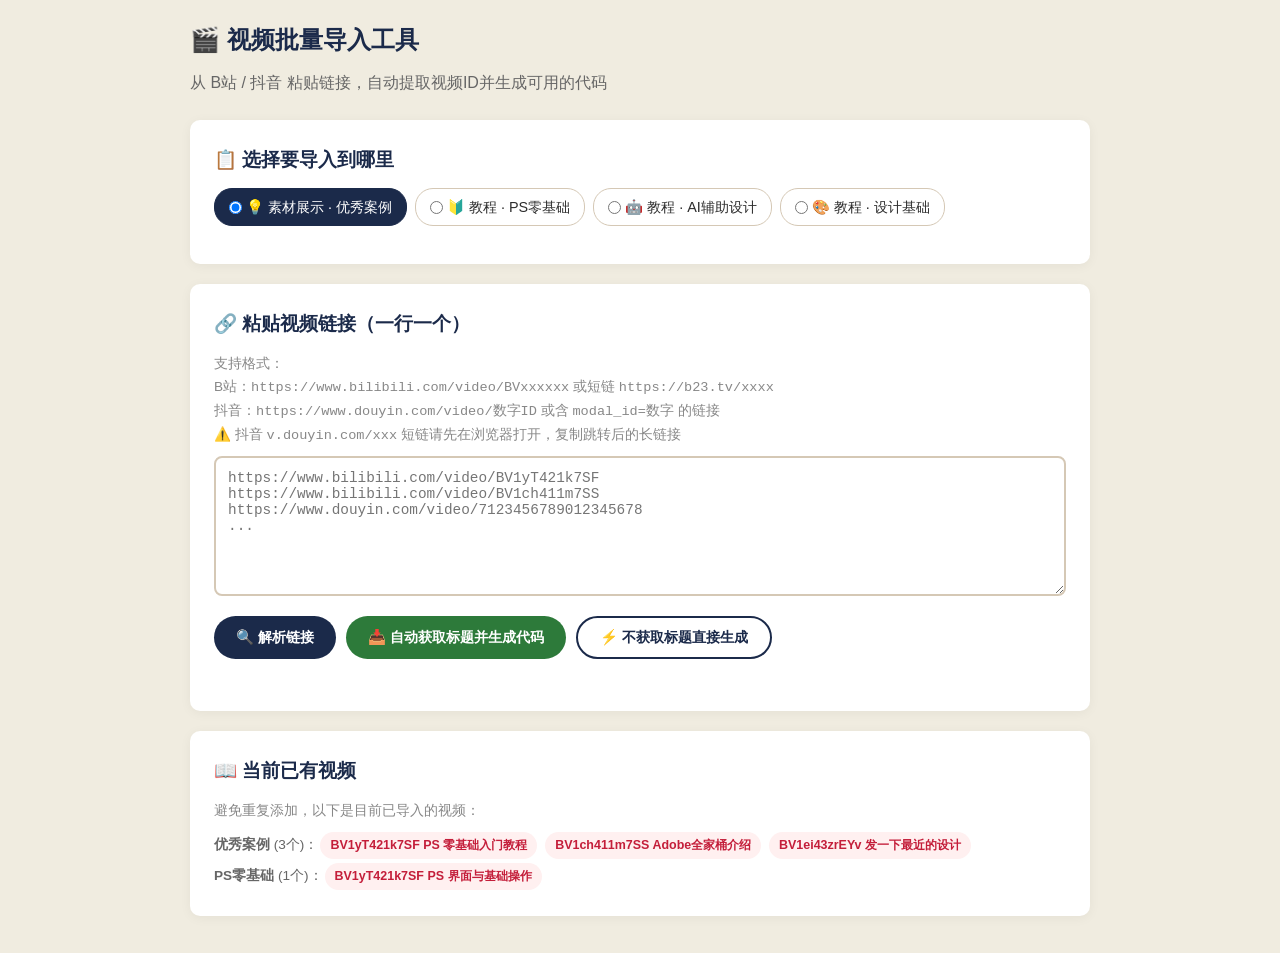
<file: admin/视频导入工具.html>
<!DOCTYPE html>
<html lang="zh-CN">
<head>
<meta charset="UTF-8">
<meta name="viewport" content="width=device-width, initial-scale=1.0">
<title>视频导入工具 · 文创客栈</title>
<style>
  :root{--blue:#1B2A4A;--red:#C41E3A;--cream:#FDF8F0;--border:#D5C8B5;--radius:10px;}
  *{margin:0;padding:0;box-sizing:border-box;}
  body{font-family:-apple-system,BlinkMacSystemFont,"PingFang SC","Microsoft YaHei",sans-serif;background:#F0ECE0;color:#2D2D2D;line-height:1.7;padding:20px;}
  .wrap{max-width:900px;margin:0 auto;}
  h1{font-size:1.5rem;color:var(--blue);margin-bottom:8px;}
  .sub{color:#666;margin-bottom:24px;}
  .card{background:#fff;border-radius:var(--radius);padding:24px;margin-bottom:20px;box-shadow:0 2px 12px rgba(0,0,0,0.05);}
  .card h3{color:var(--blue);margin-bottom:12px;}
  textarea{width:100%;height:140px;padding:12px;border:2px solid var(--border);border-radius:8px;font-size:0.9rem;font-family:monospace;resize:vertical;outline:none;}
  textarea:focus{border-color:var(--blue);}
  .btn-row{display:flex;gap:10px;flex-wrap:wrap;margin-top:12px;}
  .btn{padding:10px 22px;border:none;border-radius:22px;font-size:0.9rem;font-weight:600;cursor:pointer;transition:all 0.2s;}
  .btn-blue{background:var(--blue);color:#fff;}
  .btn-blue:hover{opacity:0.9;}
  .btn-outline{background:#fff;color:var(--blue);border:2px solid var(--blue);}
  .btn-outline:hover{background:#F0F4FF;}
  .btn-green{background:#2D7A3A;color:#fff;}
  .btn-green:hover{opacity:0.9;}
  .result{background:#F8F9FA;border-radius:8px;padding:16px;font-size:0.85rem;font-family:monospace;white-space:pre-wrap;max-height:400px;overflow-y:auto;display:none;}
  .result.show{display:block;}
  .status{font-size:0.85rem;color:#666;margin-top:8px;min-height:20px;}
  .tag{display:inline-block;padding:3px 10px;border-radius:14px;font-size:0.78rem;font-weight:600;margin:2px;}
  .tag-bili{background:#FFF0F0;color:var(--red);}
  .tag-douyin{background:#F0F0FF;color:#2C4270;}
  .target-select{display:flex;gap:8px;flex-wrap:wrap;margin-bottom:14px;}
  .target-select label{display:flex;align-items:center;gap:4px;cursor:pointer;padding:6px 14px;border-radius:18px;border:1px solid var(--border);font-size:0.9rem;}
  .target-select label.active{background:var(--blue);color:#fff;border-color:var(--blue);}
</style>
</head>
<body>
<div class="wrap">

<h1>🎬 视频批量导入工具</h1>
<p class="sub">从 B站 / 抖音 粘贴链接，自动提取视频ID并生成可用的代码</p>

<div class="card">
  <h3>📋 选择要导入到哪里</h3>
  <div class="target-select" id="targetSelect">
    <label class="active"><input type="radio" name="target" value="cases" checked> 💡 素材展示 · 优秀案例</label>
    <label><input type="radio" name="target" value="tutorials-basics"> 🔰 教程 · PS零基础</label>
    <label><input type="radio" name="target" value="tutorials-ai"> 🤖 教程 · AI辅助设计</label>
    <label><input type="radio" name="target" value="tutorials-theory"> 🎨 教程 · 设计基础</label>
  </div>
</div>

<div class="card">
  <h3>🔗 粘贴视频链接（一行一个）</h3>
  <p style="color:#888;font-size:0.85rem;margin-bottom:8px;">
    支持格式：<br>
    B站：<code>https://www.bilibili.com/video/BVxxxxxx</code> 或短链 <code>https://b23.tv/xxxx</code><br>
    抖音：<code>https://www.douyin.com/video/数字ID</code> 或含 <code>modal_id=数字</code> 的链接<br>
    ⚠️ 抖音 <code>v.douyin.com/xxx</code> 短链请先在浏览器打开，复制跳转后的长链接
  </p>
  <textarea id="urlInput" placeholder="https://www.bilibili.com/video/BV1yT421k7SF
https://www.bilibili.com/video/BV1ch411m7SS
https://www.douyin.com/video/7123456789012345678
..."></textarea>
  <div class="btn-row">
    <button class="btn btn-blue" onclick="parseUrls()">🔍 解析链接</button>
    <button class="btn btn-green" onclick="fetchTitlesAndGen()">📥 自动获取标题并生成代码</button>
    <button class="btn btn-outline" onclick="genWithoutTitles()">⚡ 不获取标题直接生成</button>
  </div>
  <div class="status" id="status"></div>
</div>

<div class="card" id="resultCard" style="display:none;">
  <h3>📋 生成的代码</h3>
  <p style="color:#888;font-size:0.85rem;margin-bottom:8px;">复制下面的代码，替换对应页面的 videos / videoGroups 数组。</p>
  <div class="result show" id="resultCode"></div>
  <div class="btn-row" style="margin-top:12px;">
    <button class="btn btn-blue" onclick="copyResult()">📋 一键复制</button>
    <button class="btn btn-outline" onclick="showFileHint()">📂 告诉我要粘贴到哪个文件</button>
  </div>
  <div id="fileHint" style="margin-top:10px;font-size:0.85rem;color:#666;"></div>
</div>

<div class="card" id="existingCard">
  <h3>📖 当前已有视频</h3>
  <p style="color:#888;font-size:0.85rem;margin-bottom:8px;">避免重复添加，以下是目前已导入的视频：</p>
  <div id="existingVids" style="font-size:0.85rem;color:#666;"></div>
</div>

</div>

<script>
// 目标页面映射
var targetFiles = {
  'cases': { file: 'pages/materials.html', varName: 'videos', tab: '优秀案例' },
  'tutorials-basics': { file: 'pages/tutorials.html', varName: 'videoGroups.basics', tab: 'PS零基础' },
  'tutorials-ai': { file: 'pages/tutorials.html', varName: 'videoGroups.ai', tab: 'AI辅助设计' },
  'tutorials-theory': { file: 'pages/tutorials.html', varName: 'videoGroups.theory', tab: '设计基础' },
};

// 当前已有视频（与页面同步）
var existingVids = {
  cases: [
    {id:'v1',title:'PS 零基础入门教程',src:'bilibili',vid:'BV1yT421k7SF'},
    {id:'v2',title:'Adobe全家桶介绍',src:'bilibili',vid:'BV1ch411m7SS'},
    {id:'v3',title:'发一下最近的设计',src:'bilibili',vid:'BV1ei43zrEYv'},
  ],
  'tutorials-basics': [
    {id:'b1',title:'PS 界面与基础操作',src:'bilibili',vid:'BV1yT421k7SF'},
  ],
  'tutorials-ai': [],
  'tutorials-theory': [],
};

// 显示已有视频
function showExisting(){
  var html='';
  Object.keys(existingVids).forEach(function(k){
    var vids=existingVids[k]||[];
    if(vids.length===0)return;
    html+='<strong>'+targetFiles[k].tab+'</strong> ('+vids.length+'个)：';
    html+=vids.map(function(v){return '<span class="tag tag-bili">'+v.vid+' '+v.title+'</span>';}).join(' ');
    html+='<br>';
  });
  document.getElementById('existingVids').innerHTML=html||'暂无视频';
}
showExisting();

// 目标选择高亮
document.querySelectorAll('#targetSelect label').forEach(function(l){
  l.addEventListener('click',function(){
    document.querySelectorAll('#targetSelect label').forEach(function(x){x.classList.remove('active');});
    l.classList.add('active');
  });
});

var parsedVideos=[];

// 解析URL
function parseUrls(){
  var text=document.getElementById('urlInput').value.trim();
  if(!text){setStatus('请先粘贴链接');return;}
  var lines=text.split('\n').filter(function(l){return l.trim();});
  parsedVideos=[];
  lines.forEach(function(line){
    line=line.trim();
    var bvid=extractBvid(line);
    var douyinId=extractDouyinId(line);
    if(bvid){parsedVideos.push({src:'bilibili',vid:bvid,title:'',desc:'',thumb:'🎬',url:line});}
    else if(douyinId==='SHORTLINK'){parsedVideos.push({src:'?',vid:'',title:'',desc:'',thumb:'🎬',url:line,error:'抖音短链接，请先在浏览器打开短链接，把跳转后的长链接复制过来'});}
    else if(douyinId){parsedVideos.push({src:'douyin',vid:douyinId,title:'',desc:'',thumb:'🎬',url:line});}
    else {parsedVideos.push({src:'?',vid:'',title:'',desc:'',thumb:'🎬',url:line,error:'无法识别，请确认链接格式：B站含 BV...，抖音含 video/数字 或 modal_id=数字'});}
  });
  setStatus('已解析 '+parsedVideos.length+' 个链接：'+
    parsedVideos.filter(function(v){return v.src==='bilibili'}).length+' 个B站，'+
    parsedVideos.filter(function(v){return v.src==='douyin'}).length+' 个抖音，'+
    parsedVideos.filter(function(v){return v.src==='?'}).length+' 个未识别');
}

function extractBvid(url){
  var m=url.match(/BV[a-zA-Z0-9]+/);
  return m?m[0]:null;
}
function extractDouyinId(url){
  // 格式1: douyin.com/video/7123456789...
  var m=url.match(/video\/(\d+)/);
  if(m)return m[1];
  // 格式2: ?modal_id=7123456789... (用户主页/收藏夹)
  m=url.match(/modal_id=(\d+)/);
  if(m)return m[1];
  // 格式3: 短链接 v.douyin.com/xxxx (需要展开，先标记)
  if(url.match(/v\.douyin\.com\//))return 'SHORTLINK';
  // 格式4: note_id
  m=url.match(/note\/(\d+)/);
  if(m)return m[1];
  return null;
}

// 获取B站标题
function setStatus(msg){document.getElementById('status').textContent=msg;}

async function fetchTitlesAndGen(){
  if(parsedVideos.length===0){parseUrls();}
  if(parsedVideos.length===0)return;
  setStatus('正在获取B站视频标题...');
  for(var i=0;i<parsedVideos.length;i++){
    var v=parsedVideos[i];
    if(v.src==='bilibili' && v.vid && !v.title){
      try{
        var resp=await fetch('https://api.bilibili.com/x/web-interface/view?bvid='+v.vid);
        var data=await resp.json();
        if(data.code===0){
          v.title=data.data.title;
          v.desc='B站 · '+data.data.owner.name;
          setStatus('已获取 '+(i+1)+'/'+parsedVideos.length+'：'+v.title.substring(0,30)+'...');
        }
      }catch(e){setStatus('获取第'+(i+1)+'个标题失败，将使用空标题');}
    }
  }
  genCode();
}

function genWithoutTitles(){parseUrls();genCode();}

function genCode(){
  if(parsedVideos.length===0){parseUrls();}
  if(parsedVideos.length===0)return;

  var target=getTarget();
  var existing=existingVids[target]||[];
  var maxId=0;
  existing.forEach(function(v){
    var n=parseInt(v.id.replace(/[a-z]/gi,''))||0;
    if(n>maxId)maxId=n;
  });

  var lines=[];
  parsedVideos.forEach(function(v,i){
    var id=target.substring(0,1)+(maxId+i+1);
    if(v.src==='?'){
      lines.push('  // ❌ 无法识别：'+v.url);
      return;
    }
    var title=v.title||'（待填写标题）';
    var desc=v.desc||'';
    lines.push('  {id:\''+id+'\',title:\''+title.replace(/'/g,"\\'")+'\',desc:\''+desc.replace(/'/g,"\\'")+'\',src:\''+v.src+'\',vid:\''+v.vid+'\',thumb:\''+v.thumb+'\'},');
  });

  var targetInfo=targetFiles[target];
  var existingCode='';
  if(existing.length>0){
    existingCode=existing.map(function(v){
      return '  {id:\''+v.id+'\',title:\''+(v.title||'').replace(/'/g,"\\'")+'\',desc:\''+(v.desc||'').replace(/'/g,"\\'")+'\',src:\''+v.src+'\',vid:\''+v.vid+'\',thumb:\''+(v.thumb||'🎬')+'\'},';
    }).join('\n');
  }

  var fullCode='// ====== '+targetInfo.tab+'视频（粘贴到 '+targetInfo.file+' 的 '+(targetInfo.varName.includes('.')?targetInfo.varName:'videos')+' 数组中）======\n';
  if(targetInfo.varName.includes('.')){
    fullCode+='// 找到 var videoGroups = { ... }，替换对应的数组内容\n';
  } else {
    fullCode+='// 找到 var videos = [ ... ]，替换数组内容\n';
  }
  fullCode+='[\n'+existingCode+'\n'+lines.join('\n')+'\n];';

  document.getElementById('resultCode').textContent=fullCode;
  document.getElementById('resultCard').style.display='block';
  document.getElementById('resultCode').classList.add('show');
  document.getElementById('fileHint').textContent='';
  setStatus('✅ 已生成 '+parsedVideos.length+' 个视频的代码');
}

function getTarget(){
  var sel=document.querySelector('input[name="target"]:checked');
  return sel?sel.value:'cases';
}

function copyResult(){
  var text=document.getElementById('resultCode').textContent;
  navigator.clipboard.writeText(text).then(function(){
    setStatus('✅ 已复制到剪贴板！');
  }).catch(function(){
    setStatus('复制失败，请手动选中代码 Ctrl+C');
  });
}

function showFileHint(){
  var target=getTarget();
  var info=targetFiles[target];
  document.getElementById('fileHint').innerHTML=
    '📂 打开 <strong>'+info.file+'</strong>，用记事本打开，搜索 <code>var '+(info.varName.includes('.')?'videoGroups':'videos')+'</code>，'+
    '将生成的代码替换对应数组。具体改法见 <a href="../管理员指南-视频嵌入.md" target="_blank">管理员指南-视频嵌入.md</a>';
}
</script>
</body>
</html>
</file>
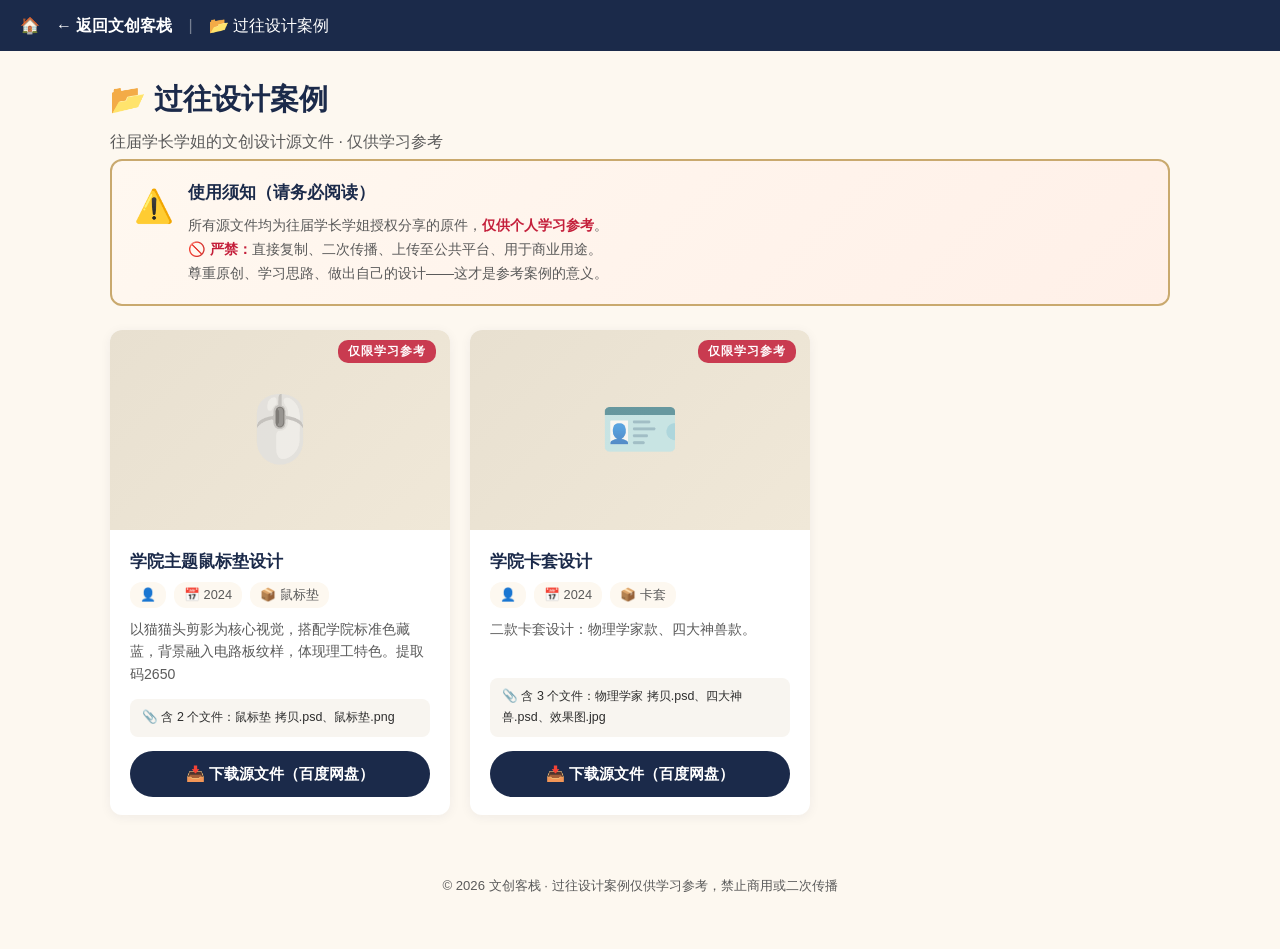
<file: pages/archive.html>
<!DOCTYPE html>
<html lang="zh-CN">
<head>
<meta charset="UTF-8">
<meta name="viewport" content="width=device-width, initial-scale=1.0">
<title>过往设计案例 · 文创客栈</title>
<style>
  :root { --blue:#1B2A4A; --red:#C41E3A; --cream:#FDF8F0; --white:#fff; --text:#2D2D2D; --text-secondary:#5A5A5A; --border:#E0D5C5; --gold:#C9A96E; --radius:12px; --shadow:0 2px 12px rgba(27,42,74,0.06); --shadow-md:0 4px 20px rgba(27,42,74,0.10); }
  *{margin:0;padding:0;box-sizing:border-box;}
  body{font-family:-apple-system,BlinkMacSystemFont,"PingFang SC","Microsoft YaHei",sans-serif;background:var(--cream);color:var(--text);line-height:1.7;touch-action:manipulation;}

  /* 顶部导航 */
  .topbar{position:sticky;top:0;z-index:100;background:var(--blue);color:#fff;padding:12px 20px;display:flex;align-items:center;gap:16px;flex-wrap:wrap;}
  .topbar a{color:#fff;text-decoration:none;font-weight:600;}
  .topbar a:hover{opacity:0.8;}
  .container{max-width:1100px;margin:0 auto;padding:24px 20px;}

  h1{font-size:1.8rem;color:var(--blue);margin-bottom:4px;}
  h2{font-size:1.3rem;color:var(--blue);margin:24px 0 12px;padding-bottom:6px;border-bottom:2px solid var(--border);}

  /* 说明横幅 */
  .notice-banner{
    background:linear-gradient(135deg,#FFF8F0,#FFF0E8);
    border:2px solid var(--gold);border-radius:var(--radius);
    padding:18px 22px;margin-bottom:24px;
    display:flex;align-items:flex-start;gap:14px;
  }
  .notice-banner .icon{font-size:2rem;flex-shrink:0;}
  .notice-banner .text{flex:1;}
  .notice-banner h3{color:var(--blue);margin-bottom:6px;font-size:1.05rem;}
  .notice-banner p{color:var(--text-secondary);font-size:0.88rem;line-height:1.7;}
  .notice-banner .highlight{color:var(--red);font-weight:600;}

  /* 作品网格 */
  .gallery-grid{display:grid;grid-template-columns:repeat(auto-fill,minmax(300px,1fr));gap:20px;margin-bottom:32px;}
  @media(max-width:680px){.gallery-grid{grid-template-columns:1fr;}}

  .work-card{
    background:var(--white);border-radius:var(--radius);
    box-shadow:var(--shadow);overflow:hidden;
    transition:transform 0.2s,box-shadow 0.2s;
    display:flex;flex-direction:column;
  }
  .work-card:hover{transform:translateY(-4px);box-shadow:var(--shadow-md);}

  /* 作品预览区 */
  .work-preview{
    height:200px;background:linear-gradient(135deg,#E8E0D0,#F0E8D8);
    display:flex;align-items:center;justify-content:center;
    position:relative;overflow:hidden;
  }
  .work-preview .preview-icon{font-size:4rem;opacity:0.7;}
  .work-preview .watermark{
    position:absolute;top:10px;right:14px;
    background:rgba(196,30,58,0.85);color:#fff;
    padding:2px 10px;border-radius:10px;
    font-size:0.72rem;font-weight:600;
    letter-spacing:1px;
  }

  /* 作品信息 */
  .work-body{padding:18px 20px;flex:1;display:flex;flex-direction:column;}
  .work-body h3{font-size:1.05rem;color:var(--blue);margin-bottom:6px;}
  .work-meta{
    display:flex;flex-wrap:wrap;gap:8px;margin-bottom:10px;
    font-size:0.8rem;color:var(--text-secondary);
  }
  .work-meta span{
    background:var(--cream);padding:2px 10px;border-radius:12px;
    white-space:nowrap;
  }
  .work-body .desc{font-size:0.88rem;color:var(--text-secondary);line-height:1.6;margin-bottom:14px;flex:1;}
  .work-body .file-info{
    font-size:0.78rem;color:var(--text-muted);
    background:#F8F5F0;padding:8px 12px;border-radius:8px;
    margin-bottom:14px;
  }

  /* 按钮 */
  .btn-apply{
    display:block;width:100%;padding:10px 0;
    background:var(--blue);color:#fff;border:none;
    border-radius:24px;font-size:0.95rem;font-weight:600;
    cursor:pointer;text-align:center;
    transition:all 0.2s;
  }
  .btn-apply:hover{background:#2C4270;transform:translateY(-1px);}

  .footer{text-align:center;padding:28px;color:var(--text-secondary);font-size:0.82rem;}
</style>
</head>
<body>

<div class="topbar">
  <span>🏠</span>
  <a href="../index.html">← 返回文创客栈</a>
  <span style="opacity:0.4;">|</span>
  <span>📂 过往设计案例</span>
</div>

<div class="container">
  <h1>📂 过往设计案例</h1>
  <p style="color:var(--text-secondary);margin-bottom:4px;">往届学长学姐的文创设计源文件 · 仅供学习参考</p>

  <!-- 重要提示 -->
  <div class="notice-banner">
    <div class="icon">⚠️</div>
    <div class="text">
      <h3>使用须知（请务必阅读）</h3>
      <p>
        所有源文件均为往届学长学姐授权分享的原件，<span class="highlight">仅供个人学习参考</span>。<br>
        <span class="highlight">🚫 严禁：</span>直接复制、二次传播、上传至公共平台、用于商业用途。<br>
        尊重原创、学习思路、做出自己的设计——这才是参考案例的意义。
      </p>
    </div>
  </div>

  <!-- 作品展示网格 -->
  <div class="gallery-grid" id="worksGrid">
    <!-- JS 动态渲染 -->
  </div>

<div class="footer">© 2026 文创客栈 · 过往设计案例仅供学习参考，禁止商用或二次传播</div>

<script>
// ====== 作品数据（管理员在此添加/修改作品） ======
// 每个作品的 downloadUrl 填网盘分享链接，学生点击即可跳转下载
var archiveWorks = [
  {
    id: 'w1',
    title: '学院主题鼠标垫设计',
    author: ' ',
    year: '2024',
    type: '鼠标垫',
    icon: '🖱️',
    description: '以猫猫头剪影为核心视觉，搭配学院标准色藏蓝，背景融入电路板纹样，体现理工特色。提取码2650',
    files: ['鼠标垫 拷贝.psd', '鼠标垫.png'],
    downloadType: '百度网盘',
    downloadUrl: 'https://pan.baidu.com/s/1gHjO_j5F3WglTV43lVb_IA'
  },
  {
    id: 'w3',
    title: '学院卡套设计',
    author: ' ',
    year: '2024',
    type: '卡套',
    icon: '🪪',
    description: '二款卡套设计：物理学家款、四大神兽款。',
    files: ['物理学家 拷贝.psd', '四大神兽.psd', '效果图.jpg'],
    downloadType: '百度网盘',
    downloadUrl: 'https://pan.baidu.com/s/1d43u14m_JyjrUQAeUMpVvQ'
  }
];

// ====== 渲染作品网格 ======
function renderWorks() {
  var grid = document.getElementById('worksGrid');

  grid.innerHTML = archiveWorks.map(function(w) {
    var dlHtml = '';
    if (w.downloadUrl) {
      dlHtml = '<a href="' + esc(w.downloadUrl) + '" target="_blank" rel="noopener" class="btn-apply" style="text-decoration:none;">' +
        '📥 下载源文件（' + esc(w.downloadType || '网盘') + '）</a>';
    } else {
      dlHtml = '<button class="btn-apply" style="background:#8B9DC3;cursor:default;" disabled>🔜 下载链接待补充</button>';
    }

    return '<div class="work-card">' +
      '<div class="work-preview">' +
        '<span class="preview-icon">' + (w.icon || '📁') + '</span>' +
        '<span class="watermark">仅限学习参考</span>' +
      '</div>' +
      '<div class="work-body">' +
        '<h3>' + esc(w.title) + '</h3>' +
        '<div class="work-meta">' +
          '<span>👤 ' + esc(w.author) + '</span>' +
          '<span>📅 ' + esc(w.year) + '</span>' +
          '<span>📦 ' + esc(w.type) + '</span>' +
        '</div>' +
        '<p class="desc">' + esc(w.description) + '</p>' +
        '<div class="file-info">📎 含 ' + w.files.length + ' 个文件：' + w.files.map(function(f){return esc(f);}).join('、') + '</div>' +
        dlHtml +
      '</div>' +
    '</div>';
  }).join('');
}

// ====== 工具函数 ======
function esc(str) {
  if (!str) return '';
  var div = document.createElement('div');
  div.textContent = str;
  return div.innerHTML;
}

// ====== 初始化 ======
renderWorks();
</script>
</body>
</html>
</file>
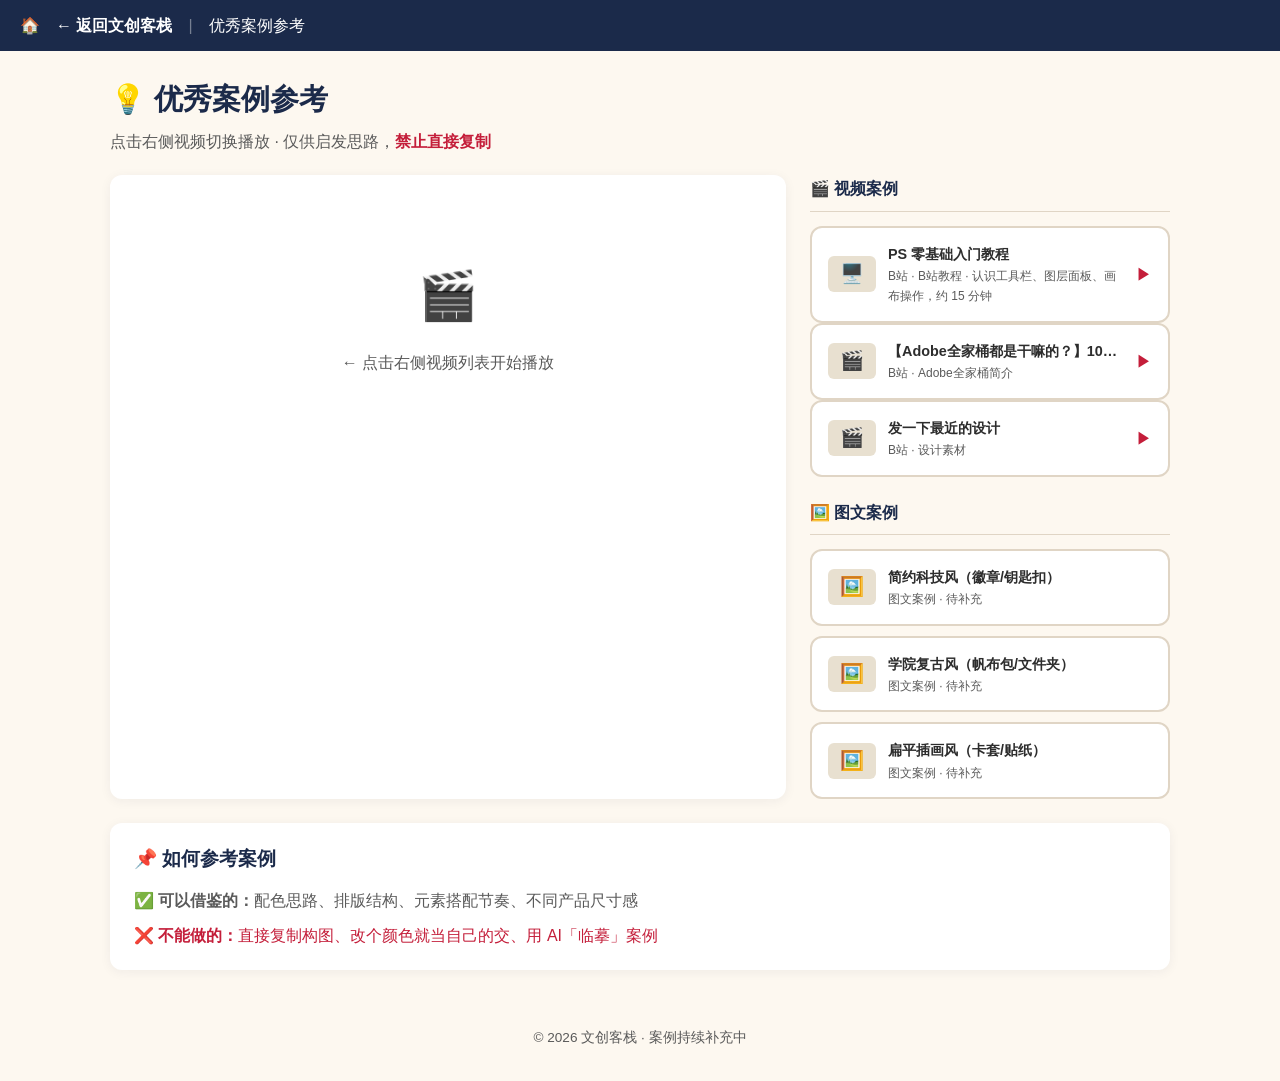
<file: pages/cases.html>
<!DOCTYPE html>
<html lang="zh-CN">
<head>
<meta charset="UTF-8">
<meta name="viewport" content="width=device-width, initial-scale=1.0">
<title>优秀案例参考 · 文创客栈</title>
<style>
  :root { --blue:#1B2A4A; --red:#C41E3A; --cream:#FDF8F0; --white:#fff; --text:#2D2D2D; --text-secondary:#5A5A5A; --border:#E0D5C5; --gold:#C9A96E; --radius:12px; --shadow:0 2px 12px rgba(27,42,74,0.06); }
  *{margin:0;padding:0;box-sizing:border-box;}
  body{font-family:-apple-system,BlinkMacSystemFont,"PingFang SC","Microsoft YaHei",sans-serif;background:var(--cream);color:var(--text);line-height:1.7;}
  .topbar{position:sticky;top:0;z-index:100;background:var(--blue);color:#fff;padding:12px 20px;display:flex;align-items:center;gap:16px;flex-wrap:wrap;}
  .topbar a{color:#fff;text-decoration:none;font-weight:600;}
  .topbar a:hover{opacity:0.8;}
  .container{max-width:1100px;margin:0 auto;padding:24px 20px;}
  h1{font-size:1.8rem;color:var(--blue);margin-bottom:4px;}

  .layout{display:grid;grid-template-columns:1fr 360px;gap:24px;margin-top:20px;}
  @media(max-width:860px){.layout{grid-template-columns:1fr;}}

  /* 视频播放区 */
  .player-panel{background:var(--white);border-radius:var(--radius);overflow:hidden;box-shadow:var(--shadow);}
  .player-wrap{position:relative;padding-bottom:56.25%;height:0;overflow:hidden;background:#000;}
  .player-wrap iframe{position:absolute;top:0;left:0;width:100%;height:100%;border:none;}
  .player-info{padding:16px 20px;}
  .player-info h3{font-size:1.05rem;color:var(--blue);margin-bottom:4px;}
  .player-info p{font-size:0.88rem;color:var(--text-secondary);}
  .player-empty{display:flex;align-items:center;justify-content:center;padding:80px 20px;text-align:center;color:var(--text-secondary);}
  .player-empty .icon{font-size:3rem;margin-bottom:12px;}

  /* 列表区 */
  .list-panel{display:flex;flex-direction:column;gap:10px;}
  .list-panel h3{font-size:1rem;color:var(--blue);margin-bottom:4px;padding-bottom:8px;border-bottom:1px solid var(--border);}
  .list-item{
    background:var(--white);border:2px solid var(--border);border-radius:var(--radius);
    padding:14px 16px;cursor:pointer;transition:all 0.2s;
    display:flex;align-items:center;gap:12px;
  }
  .list-item:hover{border-color:var(--gold);transform:translateX(-3px);}
  .list-item.active{border-color:var(--blue);background:#F5F7FC;}
  .list-item .thumb{width:48px;height:36px;border-radius:6px;background:#E8E0D0;flex-shrink:0;display:flex;align-items:center;justify-content:center;font-size:1.2rem;}
  .list-item .info{flex:1;min-width:0;}
  .list-item .info h4{font-size:0.9rem;color:var(--text);white-space:nowrap;overflow:hidden;text-overflow:ellipsis;}
  .list-item .info .src{font-size:0.75rem;color:var(--text-secondary);}
  .list-item .play-icon{color:var(--red);font-size:1rem;}

  .usage-note{background:var(--white);border-radius:var(--radius);padding:20px 24px;margin-top:24px;box-shadow:var(--shadow);}
  .usage-note h3{color:var(--blue);margin-bottom:12px;}
  .usage-note ul{padding-left:20px;color:var(--text-secondary);}
  .usage-note li{margin-bottom:6px;}
  .footer{text-align:center;padding:32px;color:var(--text-secondary);font-size:0.85rem;}
</style>
</head>
<body>

<div class="topbar">
  <span>🏠</span>
  <a href="../index.html">← 返回文创客栈</a>
  <span style="opacity:0.4;">|</span>
  <span>优秀案例参考</span>
</div>

<div class="container">
  <h1>💡 优秀案例参考</h1>
  <p style="color:var(--text-secondary);">点击右侧视频切换播放 · 仅供启发思路，<strong style="color:var(--red);">禁止直接复制</strong></p>

  <div class="layout">
    <!-- 左侧视频播放器 -->
    <div class="player-panel">
      <div id="playerArea">
        <div class="player-empty" id="playerEmpty">
          <div><div class="icon">🎬</div><p>← 点击右侧视频列表开始播放</p></div>
        </div>
        <div id="playerActive" style="display:none;">
          <div class="player-wrap"><div id="videoFrame"></div></div>
          <div class="player-info">
            <h3 id="videoTitle"></h3>
            <p id="videoDesc"></p>
          </div>
        </div>
      </div>
    </div>

    <!-- 右侧视频列表 -->
    <div class="list-panel">
      <h3>🎬 视频案例</h3>
      <div id="videoList">
        <!-- 视频列表由 JS 填充 -->
      </div>
      <h3 style="margin-top:12px;">🖼️ 图文案例</h3>
      <div class="list-item" onclick="alert('图文案例详情页待补充。\n\n管理员可在 admin/index.html 中更新素材内容。')">
        <div class="thumb">🖼️</div>
        <div class="info"><h4>简约科技风（徽章/钥匙扣）</h4><div class="src">图文案例 · 待补充</div></div>
      </div>
      <div class="list-item" onclick="alert('图文案例详情页待补充。\n\n管理员可在 admin/index.html 中更新素材内容。')">
        <div class="thumb">🖼️</div>
        <div class="info"><h4>学院复古风（帆布包/文件夹）</h4><div class="src">图文案例 · 待补充</div></div>
      </div>
      <div class="list-item" onclick="alert('图文案例详情页待补充。\n\n管理员可在 admin/index.html 中更新素材内容。')">
        <div class="thumb">🖼️</div>
        <div class="info"><h4>扁平插画风（卡套/贴纸）</h4><div class="src">图文案例 · 待补充</div></div>
      </div>
    </div>
  </div>

  <!-- 使用指南 -->
  <div class="usage-note">
    <h3>📌 如何参考案例</h3>
    <p style="color:var(--text-secondary);margin-bottom:8px;">✅ <strong>可以借鉴的：</strong>配色思路、排版结构、元素搭配节奏、不同产品尺寸感</p>
    <p style="color:var(--red);">❌ <strong>不能做的：</strong>直接复制构图、改个颜色就当自己的交、用 AI「临摹」案例</p>
  </div>
</div>

<div class="footer">© 2026 文创客栈 · 案例持续补充中</div>

<script>
// ====== 视频数据（管理员在此添加/修改视频） ======
var videos = [
  {
    id: 'v1',
    title: 'PS 零基础入门教程',
    desc: 'B站教程 · 认识工具栏、图层面板、画布操作，约 15 分钟',
    src: 'bilibili',
    vid: 'BV1yT421k7SF',
    thumb: '🖥️'
  },
    {
      id: 'v2',                              // ← 编号顺延 v2, v3, v4...
      title: '【Adobe全家桶都是干嘛的？】10分钟搞懂60个Adobe 软件的用处！',               // ← 改成实际标题
      desc: 'Adobe全家桶简介',                  // ← 改成实际描述
      src: 'bilibili',                        // ← B站写 bilibili，抖音写 douyin
      vid: 'BV1ch411m7SS',                    // ← 改成实际视频ID
      thumb: '🎬'                             // ← 换个emoji也行
    },
    {
      id: 'v3',                              // ← 编号顺延 v2, v3, v4...
      title: '发一下最近的设计',               // ← 改成实际标题
      desc: '设计素材',                  // ← 改成实际描述
      src: 'bilibili',                        // ← B站写 bilibili，抖音写 douyin
      vid: 'BV1ei43zrEYv',                    // ← 改成实际视频ID
      thumb: '🎬'                             // ← 换个emoji也行
    }

  // 更多视频在此添加：
  // {
  //   id: 'v2',
  //   title: '视频标题',
  //   desc: '来源 · 简短描述',
  //   src: 'bilibili',        // 'bilibili' 或 'douyin'
  //   vid: 'BVxxxxxx',        // B站用 bvid，抖音用视频ID
  //   thumb: '🎬'
  // }
];

// ====== 渲染视频列表 ======
function renderList() {
  var list = document.getElementById('videoList');
  list.innerHTML = videos.map(function(v) {
    return '<div class="list-item" onclick="playVideo(\'' + v.id + '\')" id="item-' + v.id + '">' +
      '<div class="thumb">' + (v.thumb || '🎬') + '</div>' +
      '<div class="info"><h4>' + v.title + '</h4><div class="src">' + (v.src === 'bilibili' ? 'B站' : '抖音') + ' · ' + v.desc + '</div></div>' +
      '<div class="play-icon">▶</div>' +
    '</div>';
  }).join('');
}

function playVideo(id) {
  var v = videos.find(function(x) { return x.id === id; });
  if (!v) return;

  // 高亮当前项
  document.querySelectorAll('.list-item').forEach(function(el) { el.classList.remove('active'); });
  var item = document.getElementById('item-' + id);
  if (item) item.classList.add('active');

  // 显示播放器
  document.getElementById('playerEmpty').style.display = 'none';
  document.getElementById('playerActive').style.display = 'block';
  document.getElementById('videoTitle').textContent = v.title;
  document.getElementById('videoDesc').textContent = v.desc;

  var frameDiv = document.getElementById('videoFrame');
  if (v.src === 'bilibili') {
    frameDiv.innerHTML = '<iframe src="https://player.bilibili.com/player.html?bvid=' + v.vid + '&page=1&autoplay=1" allowfullscreen></iframe>';
  } else if (v.src === 'douyin') {
    frameDiv.innerHTML = '<iframe src="https://open.douyin.com/player/video?vid=' + v.vid + '&autoplay=1" allowfullscreen></iframe>';
  }
}

// 初始化
renderList();
</script>
</body>
</html>
</file>
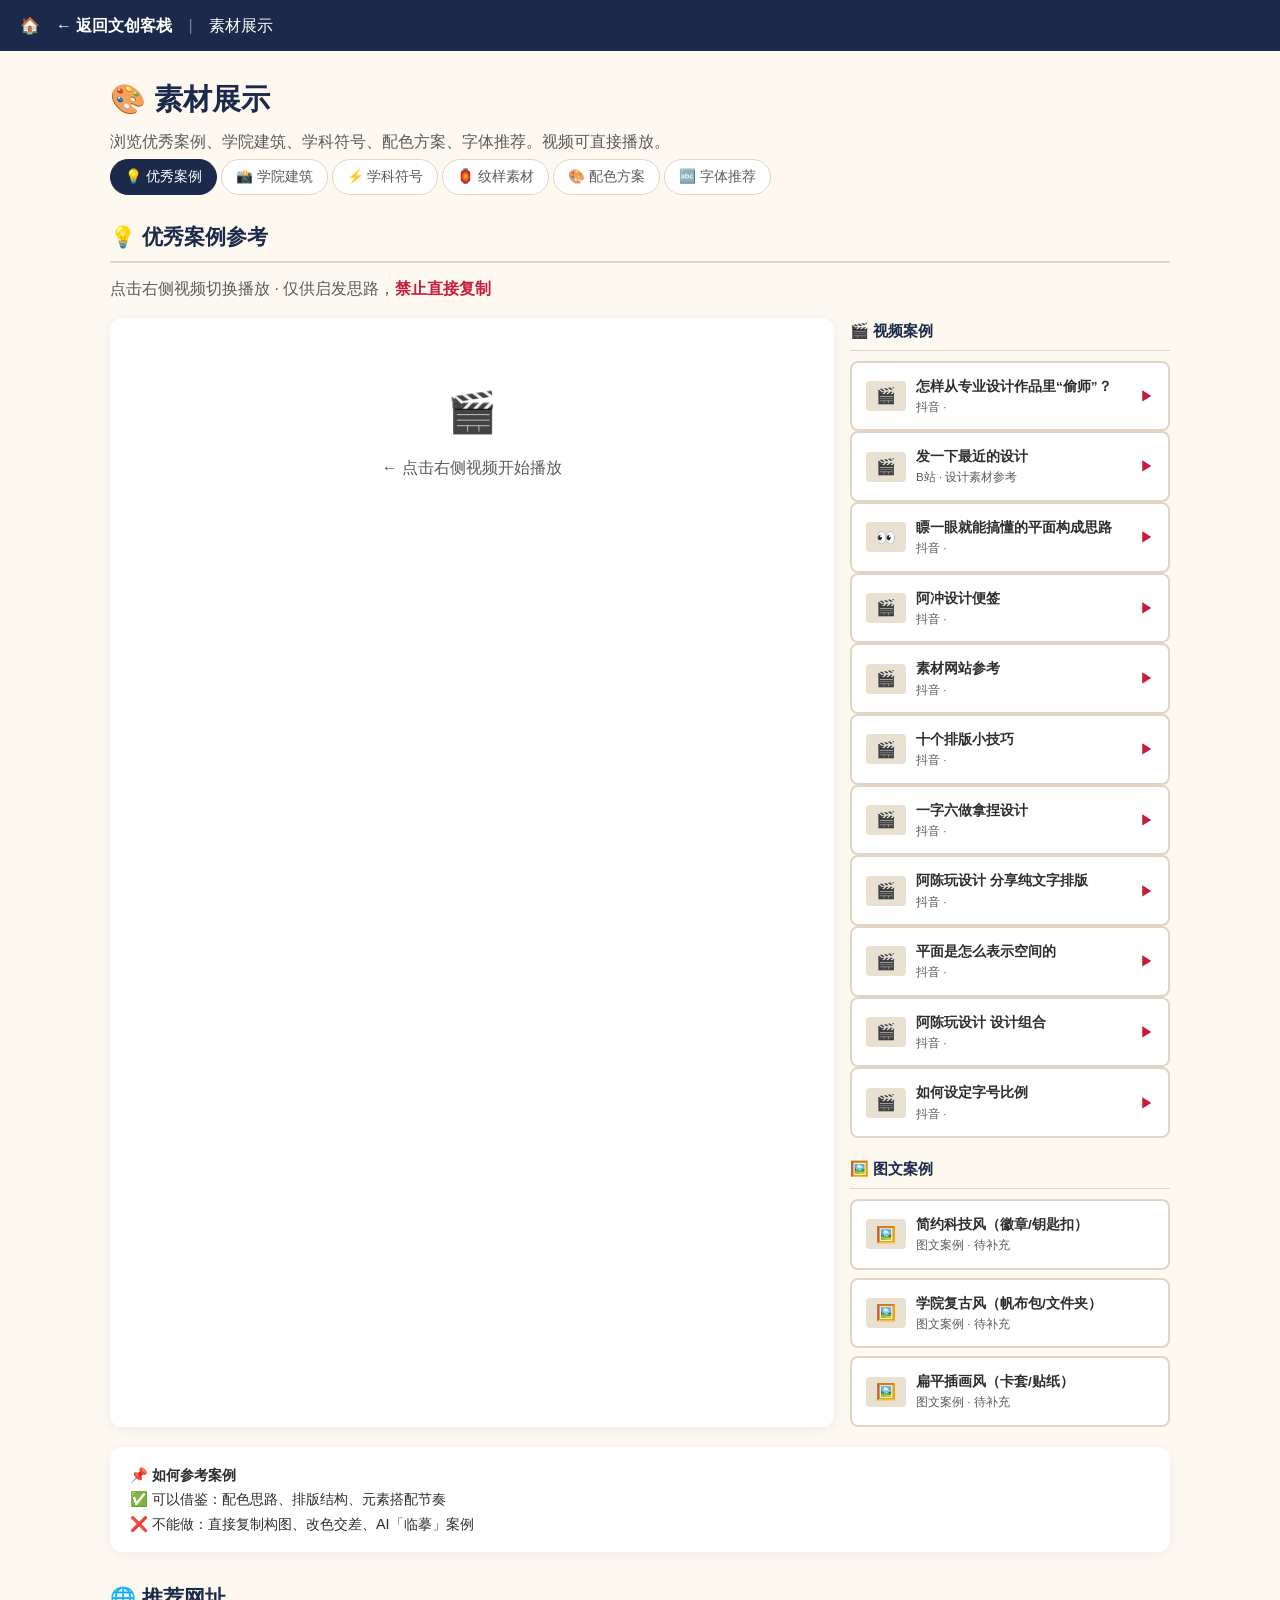
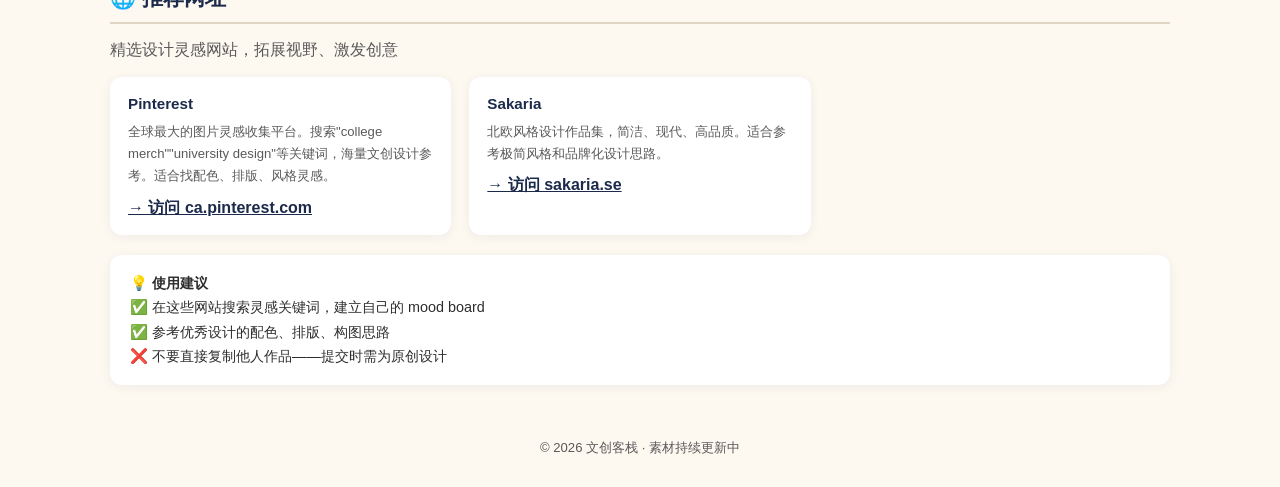
<file: pages/materials.html>
<!DOCTYPE html>
<html lang="zh-CN">
<head>
<meta charset="UTF-8">
<meta name="viewport" content="width=device-width, initial-scale=1.0">
<title>素材展示 · 文创客栈</title>
<style>
  :root { --blue:#1B2A4A; --red:#C41E3A; --cream:#FDF8F0; --white:#fff; --text:#2D2D2D; --text-secondary:#5A5A5A; --border:#E0D5C5; --gold:#C9A96E; --radius:12px; --shadow:0 2px 12px rgba(27,42,74,0.06); }
  *{margin:0;padding:0;box-sizing:border-box;}
  body{font-family:-apple-system,BlinkMacSystemFont,"PingFang SC","Microsoft YaHei",sans-serif;background:var(--cream);color:var(--text);line-height:1.7;touch-action:manipulation;}
  .topbar{position:sticky;top:0;z-index:100;background:var(--blue);color:#fff;padding:12px 20px;display:flex;align-items:center;gap:16px;flex-wrap:wrap;}
  .topbar a{color:#fff;text-decoration:none;font-weight:600;}
  .topbar a:hover{opacity:0.8;}
  .container{max-width:1100px;margin:0 auto;padding:24px 20px;}
  h1{font-size:1.8rem;color:var(--blue);margin-bottom:4px;}
  h2{font-size:1.3rem;color:var(--blue);margin:24px 0 12px;padding-bottom:6px;border-bottom:2px solid var(--border);}

  .tab-nav{display:flex;gap:4px;margin-bottom:20px;flex-wrap:wrap;overflow-x:auto;-webkit-overflow-scrolling:touch;}
  .tab-nav button{padding:8px 14px;border:none;background:var(--white);border-radius:20px;cursor:pointer;font-size:0.85rem;font-weight:500;color:var(--text-secondary);transition:all 0.2s;border:1px solid var(--border);white-space:nowrap;flex-shrink:0;}
  .tab-nav button:hover{color:var(--blue);border-color:var(--blue);}
  .tab-nav button.active{background:var(--blue);color:#fff;border-color:var(--blue);}
  .tab-content{display:none;}
  .tab-content.active{display:block;}

  .gallery-grid{display:grid;grid-template-columns:repeat(auto-fill,minmax(260px,1fr));gap:18px;}
  .gallery-card{background:var(--white);border-radius:var(--radius);overflow:hidden;box-shadow:var(--shadow);transition:transform 0.2s;}
  .gallery-card:hover{transform:translateY(-3px);}
  .gallery-card img{width:100%;height:180px;object-fit:cover;background:#f0ece0;}
  .gallery-card .body{padding:14px 18px;}
  .gallery-card h3{font-size:0.95rem;color:var(--blue);margin-bottom:4px;}
  .gallery-card p{font-size:0.82rem;color:var(--text-secondary);}

  .placeholder{background:#E8E0D0;border-radius:var(--radius);padding:50px 16px;text-align:center;color:var(--text-secondary);}
  .placeholder .icon{font-size:2.5rem;margin-bottom:8px;}

  /* 视频区域 */
  .case-layout{display:grid;grid-template-columns:1fr 320px;gap:16px;}
  @media(max-width:900px){.case-layout{grid-template-columns:1fr;}
    .list-panel{flex-direction:row;flex-wrap:wrap;gap:6px;}
    .list-panel h3{width:100%;}
    .list-item{flex:1;min-width:140px;}
  }
  .player-panel{background:var(--white);border-radius:var(--radius);overflow:hidden;box-shadow:var(--shadow);}
  .player-wrap{position:relative;padding-bottom:56.25%;height:0;overflow:hidden;background:#000;}
  .player-wrap iframe{position:absolute;top:0;left:0;width:100%;height:100%;border:none;}
  .player-info{padding:14px 18px;}
  .player-info h3{font-size:1rem;color:var(--blue);}
  .player-info p{font-size:0.85rem;color:var(--text-secondary);}
  .player-empty{display:flex;align-items:center;justify-content:center;padding:60px 20px;text-align:center;color:var(--text-secondary);}
  .player-empty .icon{font-size:2.5rem;margin-bottom:8px;}

  .list-panel{display:flex;flex-direction:column;gap:8px;}
  .list-panel h3{font-size:0.95rem;color:var(--blue);margin-bottom:2px;padding-bottom:6px;border-bottom:1px solid var(--border);}
  .list-item{background:var(--white);border:2px solid var(--border);border-radius:8px;padding:12px 14px;cursor:pointer;transition:all 0.2s;display:flex;align-items:center;gap:10px;}
  .list-item:hover{border-color:var(--gold);}
  .list-item.active{border-color:var(--blue);background:#F5F7FC;}
  .list-item .thumb{width:40px;height:30px;border-radius:4px;background:#E8E0D0;flex-shrink:0;display:flex;align-items:center;justify-content:center;font-size:1rem;}
  .list-item .info{flex:1;min-width:0;}
  .list-item .info h4{font-size:0.85rem;color:var(--text);white-space:nowrap;overflow:hidden;text-overflow:ellipsis;}
  .list-item .info .src{font-size:0.72rem;color:var(--text-secondary);}
  .list-item .play-icon{color:var(--red);font-size:0.9rem;}
  .usage-note{background:var(--white);border-radius:var(--radius);padding:16px 20px;margin-top:20px;box-shadow:var(--shadow);font-size:0.9rem;}

  .footer{text-align:center;padding:28px;color:var(--text-secondary);font-size:0.82rem;}
</style>
</head>
<body>

<div class="topbar">
  <span>🏠</span>
  <a href="../index.html">← 返回文创客栈</a>
  <span style="opacity:0.4;">|</span>
  <span>素材展示</span>
</div>

<div class="container">
  <h1>🎨 素材展示</h1>
  <p style="color:var(--text-secondary);margin-bottom:4px;">浏览优秀案例、学院建筑、学科符号、配色方案、字体推荐。视频可直接播放。</p>

  <div class="tab-nav">
    <button class="active" onclick="switchTab('cases', event)">💡 优秀案例</button>
    <button onclick="switchTab('photos', event)">📸 学院建筑</button>
    <button onclick="switchTab('symbols', event)">⚡ 学科符号</button>
    <button onclick="switchTab('patterns', event)">🏮 纹样素材</button>
    <button onclick="switchTab('colors', event)">🎨 配色方案</button>
    <button onclick="switchTab('fonts', event)">🔤 字体推荐</button>
  </div>

  <!-- ====== 优秀案例 ====== -->
  <div class="tab-content active" id="tab-cases">
    <h2>💡 优秀案例参考</h2>
    <p style="color:var(--text-secondary);margin-bottom:16px;">点击右侧视频切换播放 · 仅供启发思路，<strong style="color:var(--red);">禁止直接复制</strong></p>

    <div class="case-layout">
      <div class="player-panel">
        <div id="playerEmpty"><div class="player-empty"><div><div class="icon">🎬</div><p>← 点击右侧视频开始播放</p></div></div></div>
        <div id="playerActive" style="display:none;">
          <div class="player-wrap"><div id="videoFrame"></div></div>
          <div class="player-info"><h3 id="videoTitle"></h3><p id="videoDesc"></p></div>
        </div>
      </div>
      <div class="list-panel">
        <h3>🎬 视频案例</h3>
        <div id="videoList"></div>
        <h3 style="margin-top:10px;">🖼️ 图文案例</h3>
        <div class="list-item"><div class="thumb">🖼️</div><div class="info"><h4>简约科技风（徽章/钥匙扣）</h4><div class="src">图文案例 · 待补充</div></div></div>
        <div class="list-item"><div class="thumb">🖼️</div><div class="info"><h4>学院复古风（帆布包/文件夹）</h4><div class="src">图文案例 · 待补充</div></div></div>
        <div class="list-item"><div class="thumb">🖼️</div><div class="info"><h4>扁平插画风（卡套/贴纸）</h4><div class="src">图文案例 · 待补充</div></div></div>
      </div>
    </div>

    <div class="usage-note">
      <strong>📌 如何参考案例</strong><br>
      ✅ 可以借鉴：配色思路、排版结构、元素搭配节奏<br>
      ❌ 不能做：直接复制构图、改色交差、AI「临摹」案例
    </div>

    <!-- 推荐网址 -->
    <h2 style="margin-top:28px;">🌐 推荐网址</h2>
    <p style="color:var(--text-secondary);margin-bottom:14px;">精选设计灵感网站，拓展视野、激发创意</p>
    <div class="gallery-grid">
      <div class="gallery-card">
        <div class="body">
          <h3>Pinterest</h3>
          <p>全球最大的图片灵感收集平台。搜索"college merch""university design"等关键词，海量文创设计参考。适合找配色、排版、风格灵感。</p>
          <a href="https://ca.pinterest.com/" target="_blank" style="display:inline-block;margin-top:6px;color:var(--blue);font-weight:600;">→ 访问 ca.pinterest.com</a>
        </div>
      </div>
      <div class="gallery-card">
        <div class="body">
          <h3>Sakaria</h3>
          <p>北欧风格设计作品集，简洁、现代、高品质。适合参考极简风格和品牌化设计思路。</p>
          <a href="https://www.sakaria.se/" target="_blank" style="display:inline-block;margin-top:6px;color:var(--blue);font-weight:600;">→ 访问 sakaria.se</a>
        </div>
      </div>
    </div>

    <div class="usage-note" style="margin-top:20px;">
      <strong>💡 使用建议</strong><br>
      ✅ 在这些网站搜索灵感关键词，建立自己的 mood board<br>
      ✅ 参考优秀设计的配色、排版、构图思路<br>
      ❌ 不要直接复制他人作品——提交时需为原创设计
    </div>
  </div>

  <!-- ====== 学院建筑 ====== -->
  <div class="tab-content" id="tab-photos">
    <h2>📸 学院建筑摄影</h2>
    <p style="color:var(--text-secondary);margin-bottom:14px;">高清校园建筑照片，可作为设计背景或装饰元素</p>
    <div class="gallery-grid">
      <div class="gallery-card"><img src="../files/学校照片/7699d7f7cb48a208468e8b9c4563fbd7.jpg" alt="校园建筑" loading="lazy"><div class="body"><h3>校园建筑</h3><p>高清摄影 · 可直接用于设计</p></div></div>
	      <div class="gallery-card"><img src="../files/学校照片/8906615762f67a263f86884405ae78f6.jpg" alt="校园建筑" loading="lazy"><div class="body"><h3>校园建筑</h3><p>高清摄影 · 可直接用于设计</p></div></div>
	      <div class="gallery-card"><img src="../files/学校照片/8cbbff7376f2bc1deded2e3471ef9644.jpg" alt="校园建筑" loading="lazy"><div class="body"><h3>校园建筑</h3><p>高清摄影 · 可直接用于设计</p></div></div>
	      <div class="gallery-card"><img src="../files/学校照片/DSC_3886.JPG" alt="校园建筑" loading="lazy"><div class="body"><h3>校园建筑</h3><p>高清摄影 · 可直接用于设计</p></div></div>
	      <div class="gallery-card"><img src="../files/学校照片/DSC_3887.JPG" alt="校园建筑" loading="lazy"><div class="body"><h3>校园建筑</h3><p>高清摄影 · 可直接用于设计</p></div></div>
	      <div class="gallery-card"><img src="../files/学校照片/DSC_3888.JPG" alt="校园建筑" loading="lazy"><div class="body"><h3>校园建筑</h3><p>高清摄影 · 可直接用于设计</p></div></div>
	      <div class="gallery-card"><img src="../files/学校照片/DSC_3889.JPG" alt="校园建筑" loading="lazy"><div class="body"><h3>校园建筑</h3><p>高清摄影 · 可直接用于设计</p></div></div>
	      <div class="gallery-card"><img src="../files/学校照片/DSC_3890.JPG" alt="校园建筑" loading="lazy"><div class="body"><h3>校园建筑</h3><p>高清摄影 · 可直接用于设计</p></div></div>
	      <div class="gallery-card"><img src="../files/学校照片/DSC_3891.JPG" alt="校园建筑" loading="lazy"><div class="body"><h3>校园建筑</h3><p>高清摄影 · 可直接用于设计</p></div></div>
	      <div class="gallery-card"><img src="../files/学校照片/DSC_3892.JPG" alt="校园建筑" loading="lazy"><div class="body"><h3>校园建筑</h3><p>高清摄影 · 可直接用于设计</p></div></div>
	      <div class="gallery-card"><img src="../files/学校照片/DSC_3894.JPG" alt="校园建筑" loading="lazy"><div class="body"><h3>校园建筑</h3><p>高清摄影 · 可直接用于设计</p></div></div>
	      <div class="gallery-card"><img src="../files/学校照片/DSC_3896.JPG" alt="校园建筑" loading="lazy"><div class="body"><h3>校园建筑</h3><p>高清摄影 · 可直接用于设计</p></div></div>
	      <div class="gallery-card"><img src="../files/学校照片/DSC_3898.JPG" alt="校园建筑" loading="lazy"><div class="body"><h3>校园建筑</h3><p>高清摄影 · 可直接用于设计</p></div></div>
	      <div class="gallery-card"><img src="../files/学校照片/DSC_3899.JPG" alt="校园建筑" loading="lazy"><div class="body"><h3>校园建筑</h3><p>高清摄影 · 可直接用于设计</p></div></div>
	      <div class="gallery-card"><img src="../files/学校照片/DSC_3901.JPG" alt="校园建筑" loading="lazy"><div class="body"><h3>校园建筑</h3><p>高清摄影 · 可直接用于设计</p></div></div>
	      <div class="gallery-card"><img src="../files/学校照片/DSC_3903.JPG" alt="校园建筑" loading="lazy"><div class="body"><h3>校园建筑</h3><p>高清摄影 · 可直接用于设计</p></div></div>
	      <div class="gallery-card"><img src="../files/学校照片/DSC_3904.JPG" alt="校园建筑" loading="lazy"><div class="body"><h3>校园建筑</h3><p>高清摄影 · 可直接用于设计</p></div></div>
	      <div class="gallery-card"><img src="../files/学校照片/DSC_3907.JPG" alt="校园建筑" loading="lazy"><div class="body"><h3>校园建筑</h3><p>高清摄影 · 可直接用于设计</p></div></div>
	      <div class="gallery-card"><img src="../files/学校照片/DSC_3911.JPG" alt="校园建筑" loading="lazy"><div class="body"><h3>校园建筑</h3><p>高清摄影 · 可直接用于设计</p></div></div>
	      <div class="gallery-card"><img src="../files/学校照片/DSC_3912.JPG" alt="校园建筑" loading="lazy"><div class="body"><h3>校园建筑</h3><p>高清摄影 · 可直接用于设计</p></div></div>
	      <div class="gallery-card"><img src="../files/学校照片/DSC_3915.JPG" alt="校园建筑" loading="lazy"><div class="body"><h3>校园建筑</h3><p>高清摄影 · 可直接用于设计</p></div></div>
	      <div class="gallery-card"><img src="../files/学校照片/DSC_3924.JPG" alt="校园建筑" loading="lazy"><div class="body"><h3>校园建筑</h3><p>高清摄影 · 可直接用于设计</p></div></div>
	      <div class="gallery-card"><img src="../files/学校照片/XIE_0100.jpg" alt="校园建筑" loading="lazy"><div class="body"><h3>校园建筑</h3><p>高清摄影 · 可直接用于设计</p></div></div>
	      <div class="gallery-card"><img src="../files/学校照片/XIE_0102.jpg" alt="校园建筑" loading="lazy"><div class="body"><h3>校园建筑</h3><p>高清摄影 · 可直接用于设计</p></div></div>
	      <div class="gallery-card"><img src="../files/学校照片/XIE_0103.jpg" alt="校园建筑" loading="lazy"><div class="body"><h3>校园建筑</h3><p>高清摄影 · 可直接用于设计</p></div></div>
	      <div class="gallery-card"><img src="../files/学校照片/XIE_0104.jpg" alt="校园建筑" loading="lazy"><div class="body"><h3>校园建筑</h3><p>高清摄影 · 可直接用于设计</p></div></div>
	      <div class="gallery-card"><img src="../files/学校照片/XIE_0107.jpg" alt="校园建筑" loading="lazy"><div class="body"><h3>校园建筑</h3><p>高清摄影 · 可直接用于设计</p></div></div>
	      <div class="gallery-card"><img src="../files/学校照片/XIE_0113.jpg" alt="校园建筑" loading="lazy"><div class="body"><h3>校园建筑</h3><p>高清摄影 · 可直接用于设计</p></div></div>
	      <div class="gallery-card"><img src="../files/学校照片/XIE_0116.jpg" alt="校园建筑" loading="lazy"><div class="body"><h3>校园建筑</h3><p>高清摄影 · 可直接用于设计</p></div></div>
	      <div class="gallery-card"><img src="../files/学校照片/XIE_0144.jpg" alt="校园建筑" loading="lazy"><div class="body"><h3>校园建筑</h3><p>高清摄影 · 可直接用于设计</p></div></div>
	      <div class="gallery-card"><img src="../files/学校照片/XIE_0145.jpg" alt="校园建筑" loading="lazy"><div class="body"><h3>校园建筑</h3><p>高清摄影 · 可直接用于设计</p></div></div>
	      <div class="gallery-card"><img src="../files/学校照片/XIE_0156.jpg" alt="校园建筑" loading="lazy"><div class="body"><h3>校园建筑</h3><p>高清摄影 · 可直接用于设计</p></div></div>
	      <div class="gallery-card"><img src="../files/学校照片/XIE_0161.jpg" alt="校园建筑" loading="lazy"><div class="body"><h3>校园建筑</h3><p>高清摄影 · 可直接用于设计</p></div></div>
	      <div class="gallery-card"><img src="../files/学校照片/XIE_1064.jpg" alt="校园建筑" loading="lazy"><div class="body"><h3>校园建筑</h3><p>高清摄影 · 可直接用于设计</p></div></div>
	      <div class="gallery-card"><img src="../files/学校照片/XIE_1069.jpg" alt="校园建筑" loading="lazy"><div class="body"><h3>校园建筑</h3><p>高清摄影 · 可直接用于设计</p></div></div>
	      <div class="gallery-card"><img src="../files/学校照片/XIE_2315.jpg" alt="校园建筑" loading="lazy"><div class="body"><h3>校园建筑</h3><p>高清摄影 · 可直接用于设计</p></div></div>
	      <div class="gallery-card"><img src="../files/学校照片/XIE_2331.jpg" alt="校园建筑" loading="lazy"><div class="body"><h3>校园建筑</h3><p>高清摄影 · 可直接用于设计</p></div></div>
	      <div class="gallery-card"><img src="../files/学校照片/b6efd3fec36b53606f873e3ed9a246dc.jpg" alt="校园建筑" loading="lazy"><div class="body"><h3>校园建筑</h3><p>高清摄影 · 可直接用于设计</p></div></div>
	      <div class="gallery-card"><img src="../files/学校照片/b79a62ff76bea4f3d488c8f61414d11a.jpg" alt="校园建筑" loading="lazy"><div class="body"><h3>校园建筑</h3><p>高清摄影 · 可直接用于设计</p></div></div>
	      <div class="gallery-card"><img src="../files/学校照片/cffa88e5e56e223a9947c0d94bb5ac32.jpg" alt="校园建筑" loading="lazy"><div class="body"><h3>校园建筑</h3><p>高清摄影 · 可直接用于设计</p></div></div>
	      <div class="gallery-card"><img src="../files/学校照片/e26e8326c2ce379a06352f22d8e2a165.jpg" alt="校园建筑" loading="lazy"><div class="body"><h3>校园建筑</h3><p>高清摄影 · 可直接用于设计</p></div></div>
	      <div class="gallery-card"><img src="../files/学校照片/e39832d27840bc976d2f19130f131573.jpg" alt="校园建筑" loading="lazy"><div class="body"><h3>校园建筑</h3><p>高清摄影 · 可直接用于设计</p></div></div>
	    </div>
  </div>

  <!-- ====== 学科符号 ====== -->
  <div class="tab-content" id="tab-symbols">
    <h2>⚡ 学科符号矢量图</h2>
    <p style="color:var(--text-secondary);margin-bottom:14px;">物理与光电类学科特色符号：电路图、方程、原子结构等</p>
    <div class="gallery-grid">
      <div class="gallery-card"><div class="placeholder"><div class="icon">⚛️</div><div>矢量图待补充</div></div><div class="body"><h3>原子结构示意图</h3><p>SVG/AI 矢量格式</p></div></div>
      <div class="gallery-card"><div class="placeholder"><div class="icon">🔌</div><div>矢量图待补充</div></div><div class="body"><h3>电路图符号集</h3><p>电阻、电容、电感、晶体管等</p></div></div>
      <div class="gallery-card"><div class="placeholder"><div class="icon">📐</div><div>矢量图待补充</div></div><div class="body"><h3>麦克斯韦方程组</h3><p>经典方程排版参考</p></div></div>
    </div>
  </div>

  <!-- ====== 推荐参考资源 ====== -->
  <div class="tab-content" id="tab-patterns">
    <h2>🏮 推荐参考资源</h2>
    <p style="color:var(--text-secondary);margin-bottom:4px;">精选免费可商用的纹样、纹理、设计素材网站。这些资源可作为设计中的装饰元素和灵感参考。</p>
    <p style="color:var(--red);font-size:0.85rem;margin-bottom:18px;">💡 提示：以下网站大多提供免费可商用素材，但下载前建议确认具体文件的授权范围。纹样素材可直接拖入 PS 作为装饰图层使用。</p>

    <!-- 纹样/图案资源站 -->
    <h3 style="margin-top:4px;color:var(--blue);">🏯 纹样 & 图案资源</h3>
    <div class="gallery-grid">
      <div class="gallery-card">
        <div class="body">
          <h3>Pattern Library</h3>
          <p>开源无缝图案合集，CSS/SVG/PNG 多格式下载，全部免费可商用。</p>
          <a href="https://thepatternlibrary.com/" target="_blank" style="display:inline-block;margin-top:6px;color:var(--blue);font-weight:600;">→ 访问网站</a>
        </div>
      </div>
      <div class="gallery-card">
        <div class="body">
          <h3>Subtle Patterns</h3>
          <p>高质量细腻纹理/底纹，适合做背景。PNG 格式，免费可商用。</p>
          <a href="https://www.toptal.com/designers/subtlepatterns/" target="_blank" style="display:inline-block;margin-top:6px;color:var(--blue);font-weight:600;">→ 访问网站</a>
        </div>
      </div>
      <div class="gallery-card">
        <div class="body">
          <h3>Freepik — Patterns</h3>
          <p>海量纹样、图案、装饰元素。免费用户每日有限额，注明出处即可。</p>
          <a href="https://www.freepik.com/vectors/patterns" target="_blank" style="display:inline-block;margin-top:6px;color:var(--blue);font-weight:600;">→ 访问网站</a>
        </div>
      </div>
      <div class="gallery-card">
        <div class="body">
          <h3>Vecteezy — Patterns</h3>
          <p>矢量纹样和图案，AI/EPS/SVG 格式。大量免费资源，筛选"Free"即可。</p>
          <a href="https://www.vecteezy.com/free-vector/pattern" target="_blank" style="display:inline-block;margin-top:6px;color:var(--blue);font-weight:600;">→ 访问网站</a>
        </div>
      </div>
    </div>

    <!-- 中国传统纹样参考 -->
    <h3 style="margin-top:24px;color:var(--blue);">🇨🇳 中国传统纹样参考</h3>
    <div class="gallery-grid">
      <div class="gallery-card">
        <div class="body">
          <h3>故宫博物院 — 数字文物库</h3>
          <p>高清文物图片，可参考瓷器、织绣、建筑上的真实纹样。适合找传统设计灵感。</p>
          <a href="https://digicol.dpm.org.cn/" target="_blank" style="display:inline-block;margin-top:6px;color:var(--blue);font-weight:600;">→ 访问网站</a>
        </div>
      </div>
      <div class="gallery-card">
        <div class="body">
          <h3>中华珍宝馆</h3>
          <p>中国古代书画高清数字资源，可参考传统纹样、题跋排版、印章布局。</p>
          <a href="https://www.ltfc.net/" target="_blank" style="display:inline-block;margin-top:6px;color:var(--blue);font-weight:600;">→ 访问网站</a>
        </div>
      </div>
      <div class="gallery-card">
        <div class="body">
          <h3>中国纹样全集（豆瓣参考）</h3>
          <p>经典参考书目，图书馆或网上可找到电子版。系统整理了历代典型纹样，适合深入了解。</p>
          <a href="https://book.douban.com/subject/4010224/" target="_blank" style="display:inline-block;margin-top:6px;color:var(--blue);font-weight:600;">→ 查看介绍</a>
        </div>
      </div>
    </div>

    <!-- 纹理/底纹资源 -->
    <h3 style="margin-top:24px;color:var(--blue);">🖼️ 纹理 & 底纹</h3>
    <div class="gallery-grid">
      <div class="gallery-card">
        <div class="body">
          <h3>Textures.com</h3>
          <p>专业纹理素材库：纸张、布料、木纹、金属等。免费用户每日可下载 15 张。</p>
          <a href="https://www.textures.com/" target="_blank" style="display:inline-block;margin-top:6px;color:var(--blue);font-weight:600;">→ 访问网站</a>
        </div>
      </div>
      <div class="gallery-card">
        <div class="body">
          <h3>Transparent Textures</h3>
          <p>透明 PNG 纹理，可直接叠加在设计上。简洁好用，适合快速出效果。</p>
          <a href="https://www.transparenttextures.com/" target="_blank" style="display:inline-block;margin-top:6px;color:var(--blue);font-weight:600;">→ 访问网站</a>
        </div>
      </div>
      <div class="gallery-card">
        <div class="body">
          <h3>Pexels</h3>
          <p>免费图片+视频素材，搜索"texture""pattern"可找到大量纹理图片。全部免费可商用。</p>
          <a href="https://www.pexels.com/zh-cn/" target="_blank" style="display:inline-block;margin-top:6px;color:var(--blue);font-weight:600;">→ 访问网站</a>
        </div>
      </div>
    </div>

    <!-- 图标/装饰元素 -->
    <h3 style="margin-top:24px;color:var(--blue);">✨ 图标 & 装饰元素</h3>
    <div class="gallery-grid">
      <div class="gallery-card">
        <div class="body">
          <h3>Flaticon</h3>
          <p>海量图标资源，搜索"border""ornament""mandala"可找到装饰图案。注意查看授权范围。</p>
          <a href="https://www.flaticon.com/" target="_blank" style="display:inline-block;margin-top:6px;color:var(--blue);font-weight:600;">→ 访问网站</a>
        </div>
      </div>
      <div class="gallery-card">
        <div class="body">
          <h3>SVG Repo</h3>
          <p>免费 SVG 图标和矢量图合集，可直接拖入 AI/PS 编辑修改。</p>
          <a href="https://www.svgrepo.com/" target="_blank" style="display:inline-block;margin-top:6px;color:var(--blue);font-weight:600;">→ 访问网站</a>
        </div>
      </div>
      <div class="gallery-card">
        <div class="body">
          <h3>DrawKit — Illustrations</h3>
          <p>免费矢量插画和装饰元素，风格现代。SVG/PNG 格式，可商用。</p>
          <a href="https://www.drawkit.com/" target="_blank" style="display:inline-block;margin-top:6px;color:var(--blue);font-weight:600;">→ 访问网站</a>
        </div>
      </div>
    </div>

    <div class="usage-note" style="margin-top:24px;">
      <strong>📌 使用提醒</strong><br>
      ✅ 以上网站大多提供免费可商用素材，适合学生设计使用<br>
      ✅ 下载的纹样/图案可用 AI / PS 修改颜色、大小、透明度后融入设计<br>
      ⚠️ 使用前确认具体文件的授权条款（部分网站有署名要求）<br>
      ❌ 纹样/图案仅作为装饰辅助，不能作为设计主体直接交稿
    </div>
  </div>

  <!-- ====== 配色方案 ====== -->
  <div class="tab-content" id="tab-colors">
    <h2>🎨 配色方案参考</h2>
    <p style="color:var(--text-secondary);margin-bottom:14px;">学院主题色系 + 推荐配色组合，可直接取色</p>
    <div class="gallery-grid">
      <div class="gallery-card">
        <div style="display:flex;height:100px;"><div style="flex:1;background:#1B2A4A;"></div><div style="flex:1;background:#C41E3A;"></div><div style="flex:1;background:#FDF8F0;"></div><div style="flex:1;background:#C9A96E;"></div></div>
        <div class="body"><h3>学院主题色系</h3><p>藏蓝 + 朱红 + 米白 + 金色</p></div>
      </div>
      <div class="gallery-card">
        <div style="display:flex;height:100px;"><div style="flex:1;background:#0D1B2A;"></div><div style="flex:1;background:#1B3A5C;"></div><div style="flex:1;background:#4A90D9;"></div><div style="flex:1;background:#87CEEB;"></div></div>
        <div class="body"><h3>科技蓝渐变</h3><p>深邃→明亮，科技主题</p></div>
      </div>
      <div class="gallery-card">
        <div style="display:flex;height:100px;"><div style="flex:1;background:#2D1B4A;"></div><div style="flex:1;background:#6B3FA0;"></div><div style="flex:1;background:#C9A96E;"></div><div style="flex:1;background:#FFF8E7;"></div></div>
        <div class="body"><h3>紫金配色</h3><p>典雅高贵，徽章/纪念品</p></div>
      </div>
    </div>
    <h2 style="margin-top:24px;">🌈 渐变工具</h2>
    <div class="gallery-card" style="max-width:450px;">
      <div class="body"><h3>Mesh Gradient</h3><p>免费在线渐变生成器，可视化调渐变，导出CSS/PNG。</p>
      <a href="https://meshgradient.in/" target="_blank" style="display:inline-block;margin-top:10px;padding:8px 20px;background:var(--blue);color:#fff;border-radius:20px;text-decoration:none;font-weight:600;">→ 打开 meshgradient.in</a></div>
    </div>
  </div>

  <!-- ====== 字体 ====== -->
  <div class="tab-content" id="tab-fonts">
    <h2>🔤 字体推荐</h2>
    <p style="color:var(--text-secondary);margin-bottom:14px;">免费可商用字体，附下载链接</p>
    <div class="gallery-grid">
      <div class="gallery-card"><div class="body"><h3>思源黑体</h3><p>Adobe + Google 联合出品，7种字重，免费可商用。</p><a href="https://github.com/adobe-fonts/source-han-sans" target="_blank" style="color:var(--blue);">→ 下载</a></div></div>
      <div class="gallery-card"><div class="body"><h3>思源宋体</h3><p>传统/文化感标题首选，免费可商用。</p><a href="https://github.com/adobe-fonts/source-han-serif" target="_blank" style="color:var(--blue);">→ 下载</a></div></div>
      <div class="gallery-card"><div class="body"><h3>阿里巴巴普惠体</h3><p>阿里出品，现代简洁，免费商用。</p><a href="https://alibabafont.taobao.com/" target="_blank" style="color:var(--blue);">→ 下载</a></div></div>
      <div class="gallery-card"><div class="body"><h3>站酷字体系列</h3><p>快乐体、文艺体等，风格多样。</p><a href="https://www.zcool.com.cn/special/zcoolfonts/" target="_blank" style="color:var(--blue);">→ 下载</a></div></div>
    </div>
    <p style="margin-top:14px;color:var(--text-secondary);">更多字体：<a href="https://www.100font.com/" target="_blank">100font.com</a></p>
  </div>

</div>

<div class="footer">© 2026 文创客栈 · 素材持续更新中</div>

<script>
// ====== Tab 切换 ======
function switchTab(name, e) {
  document.querySelectorAll('.tab-nav button').forEach(function(b){b.classList.remove('active');});
  document.querySelectorAll('.tab-content').forEach(function(c){c.classList.remove('active');});
  var tab = document.getElementById('tab-' + name);
  if(tab) tab.classList.add('active');
  // 高亮对应按钮（兼容移动端无全局 event）
  var btns = document.querySelectorAll('.tab-nav button');
  btns.forEach(function(b){
    if (b.textContent.indexOf(getTabLabel(name)) !== -1) b.classList.add('active');
  });
  if (e && e.target) e.target.classList.add('active');
  // 更新 URL hash
  if (window.location.hash !== '#' + name) {
    history.replaceState(null, '', '#' + name);
  }
}
function getTabLabel(name) {
  var m = {cases:'优秀案例',photos:'学院建筑',symbols:'学科符号',patterns:'纹样素材',colors:'配色方案',fonts:'字体推荐'};
  return m[name] || '';
}
// 页面加载时根据 URL hash 自动切换 Tab
(function(){
  var hash = window.location.hash.replace('#','');
  if (hash) switchTab(hash);
})();

// ====== 视频数据（管理员在此添加/修改） ======
var videos = [
  {id:'v1',title:'怎样从专业设计作品里“偷师”？',desc:'',src:'douyin',vid:'7652235232044748083',thumb:'🎬'},
  {id:'v2',title:'发一下最近的设计',desc:'设计素材参考',src:'bilibili',vid:'BV1ei43zrEYv',thumb:'🎬'},
  {id:'c4',title:'瞟一眼就能搞懂的平面构成思路',desc:'',src:'douyin',vid:'7649581316933505192',thumb:'👀'},
  {id:'c5',title:'阿冲设计便签',desc:'',src:'douyin',vid:'7630450744433763241',thumb:'🎬'},
  {id:'c6',title:'素材网站参考',desc:'',src:'douyin',vid:'7630404642900189353',thumb:'🎬'},
  {id:'c4',title:'十个排版小技巧',desc:'',src:'douyin',vid:'7646057818333171950',thumb:'🎬'},
  {id:'c4',title:'一字六做拿捏设计',desc:'',src:'douyin',vid:'7638992747383565497',thumb:'🎬'},
  {id:'c4',title:'阿陈玩设计 分享纯文字排版',desc:'',src:'douyin',vid:'7638992747383565497',thumb:'🎬'},
  {id:'c4',title:'平面是怎么表示空间的',desc:'',src:'douyin',vid:'7642549310734798107',thumb:'🎬'},
  {id:'c4',title:'阿陈玩设计 设计组合',desc:'',src:'douyin',vid:'7642549310734798107',thumb:'🎬'},
  {id:'c4',title:'如何设定字号比例',desc:'',src:'douyin',vid:'7642549310734798107',thumb:'🎬'}
  // 添加新视频：{id:'v4',title:'标题',desc:'描述',src:'bilibili',vid:'BVxxxxxx',thumb:'🎬'},

];

// ====== 渲染视频列表 ======
function renderList(){
  var list=document.getElementById('videoList');
  list.innerHTML=videos.map(function(v){
    return '<div class="list-item" onclick="playVideo(\''+v.id+'\')" id="item-'+v.id+'">'+
      '<div class="thumb">'+(v.thumb||'🎬')+'</div>'+
      '<div class="info"><h4>'+v.title+'</h4><div class="src">'+(v.src==='bilibili'?'B站':'抖音')+' · '+v.desc+'</div></div>'+
      '<div class="play-icon">▶</div></div>';
  }).join('');
}

function playVideo(id){
  var v=videos.find(function(x){return x.id===id;});
  if(!v)return;
  document.querySelectorAll('.list-item').forEach(function(e){e.classList.remove('active');});
  var item=document.getElementById('item-'+id);if(item)item.classList.add('active');
  document.getElementById('playerEmpty').style.display='none';
  document.getElementById('playerActive').style.display='block';
  document.getElementById('videoTitle').textContent=v.title;
  document.getElementById('videoDesc').textContent=v.desc;
  var fd=document.getElementById('videoFrame');
  if(v.src==='bilibili')fd.innerHTML='<iframe src="https://player.bilibili.com/player.html?bvid='+v.vid+'&page=1&autoplay=1" allowfullscreen></iframe>';
  else if(v.src==='douyin')fd.innerHTML='<div style="padding:40px;text-align:center;cursor:pointer;" onclick="window.open(\'https://www.douyin.com/video/'+v.vid+'\',\'_blank\')"><div style="font-size:3rem;margin-bottom:12px;">📱</div><p style="font-size:1.1rem;font-weight:600;margin-bottom:8px;">抖音视频</p><p style="color:#888;margin-bottom:16px;">抖音暂不支持网页嵌入播放</p><span style="display:inline-block;padding:12px 28px;background:var(--red);color:#fff;border-radius:24px;font-weight:600;">▶ 点击跳转抖音观看</span></div>';
}

renderList();
</script>
</body>
</html>
</file>
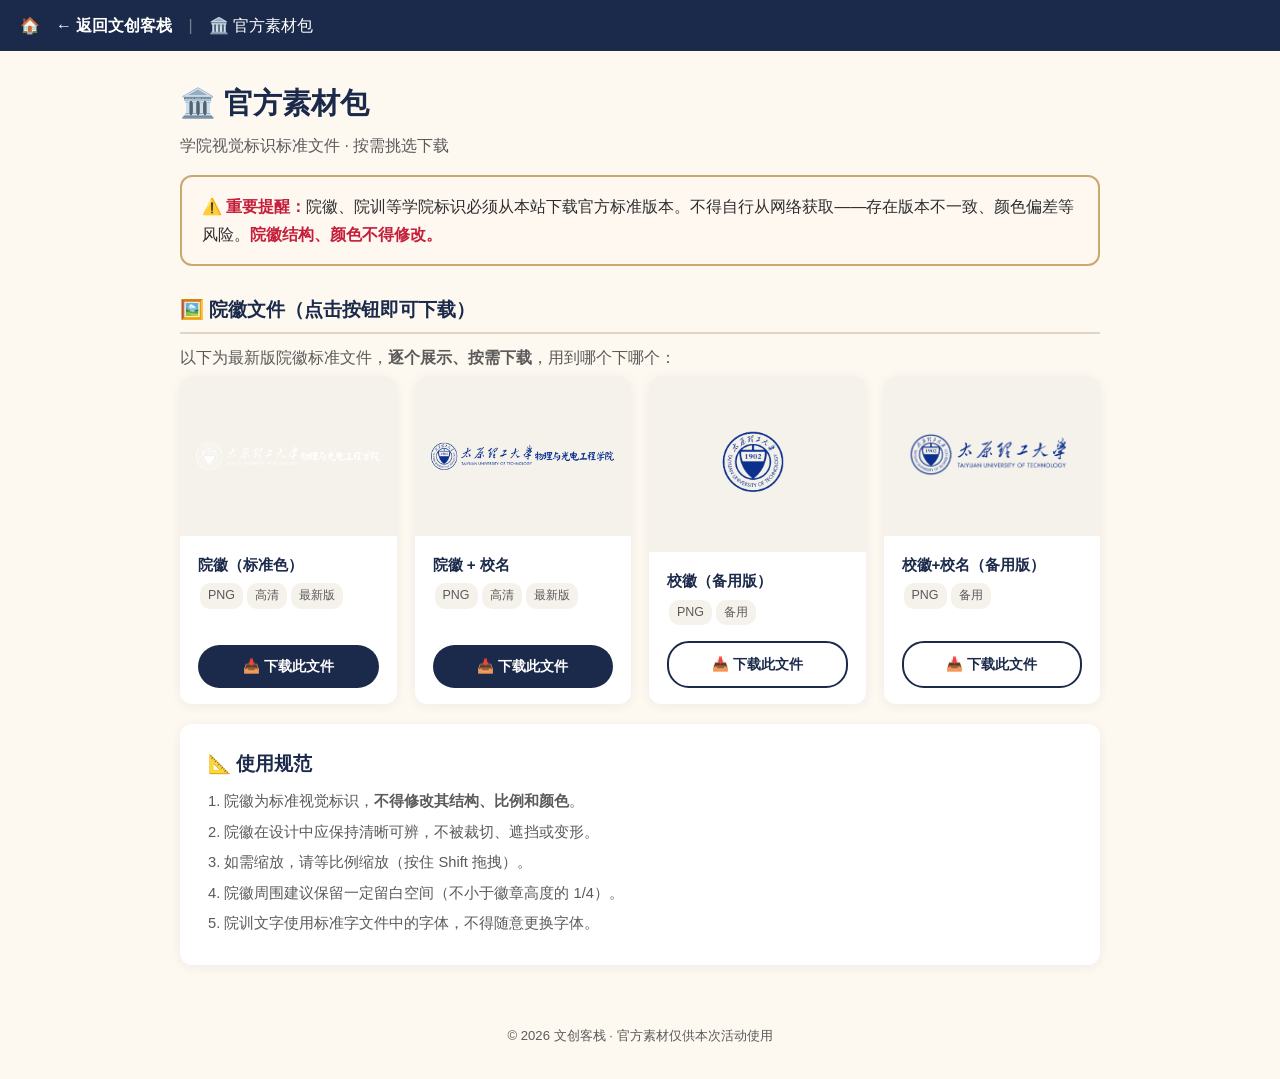
<file: pages/official-materials.html>
<!DOCTYPE html>
<html lang="zh-CN">
<head>
<meta charset="UTF-8">
<meta name="viewport" content="width=device-width, initial-scale=1.0">
<title>官方素材包 · 文创客栈</title>
<style>
  :root { --blue:#1B2A4A; --red:#C41E3A; --cream:#FDF8F0; --white:#fff; --text:#2D2D2D; --text-secondary:#5A5A5A; --border:#E0D5C5; --gold:#C9A96E; --radius:12px; --shadow:0 2px 12px rgba(27,42,74,0.06); }
  *{margin:0;padding:0;box-sizing:border-box;}
  body{font-family:-apple-system,BlinkMacSystemFont,"PingFang SC","Microsoft YaHei",sans-serif;background:var(--cream);color:var(--text);line-height:1.7;}
  .topbar{position:sticky;top:0;z-index:100;background:var(--blue);color:#fff;padding:12px 20px;display:flex;align-items:center;gap:16px;flex-wrap:wrap;}
  .topbar a{color:#fff;text-decoration:none;font-weight:600;}
  .topbar a:hover{opacity:0.8;}
  .container{max-width:960px;margin:0 auto;padding:28px 20px;}
  h1{font-size:1.8rem;color:var(--blue);margin-bottom:4px;}
  h2{font-size:1.2rem;color:var(--blue);margin:28px 0 10px;padding-bottom:6px;border-bottom:2px solid var(--border);}
  .warning{background:#FFF8F0;border:2px solid var(--gold);border-radius:var(--radius);padding:16px 20px;margin:16px 0;}
  .warning strong{color:var(--red);}
  .footer{text-align:center;padding:32px;color:var(--text-secondary);font-size:0.82rem;}

  /* 素材卡片网格 */
  .materials-grid{display:grid;grid-template-columns:repeat(auto-fill,minmax(200px,1fr));gap:18px;margin-top:4px;}
  .material-card{background:var(--white);border-radius:var(--radius);overflow:hidden;box-shadow:var(--shadow);transition:transform 0.2s,box-shadow 0.2s;display:flex;flex-direction:column;}
  .material-card:hover{transform:translateY(-4px);box-shadow:0 6px 24px rgba(27,42,74,0.12);}
  .material-card .preview{background:#F5F2EB;padding:24px 16px;text-align:center;min-height:160px;display:flex;align-items:center;justify-content:center;}
  .material-card .preview img{max-width:100%;max-height:140px;object-fit:contain;}
  .material-card .preview .fallback{font-size:3rem;display:none;}
  .material-card .info{padding:16px 18px;flex:1;display:flex;flex-direction:column;}
  .material-card .info h3{font-size:0.95rem;color:var(--blue);margin-bottom:4px;}
  .material-card .info .meta{font-size:0.78rem;color:var(--text-secondary);margin-bottom:14px;}
  .material-card .info .meta span{display:inline-block;background:#F5F2EB;padding:2px 8px;border-radius:10px;margin:2px;}
  .material-card .btn-dl{display:block;text-align:center;padding:10px 0;background:var(--blue);color:#fff;border-radius:22px;font-weight:600;text-decoration:none;font-size:0.85rem;margin-top:auto;transition:all 0.2s;}
  .material-card .btn-dl:hover{background:#2C4270;}
  .material-card .btn-dl.secondary{background:var(--white);color:var(--blue);border:2px solid var(--blue);}
  .material-card .btn-dl.secondary:hover{background:#F5F7FC;}

  .rules-card{background:var(--white);border-radius:var(--radius);padding:24px 28px;box-shadow:var(--shadow);margin-top:20px;}
  .rules-card h3{color:var(--blue);margin-bottom:8px;}
  .rules-card p{color:var(--text-secondary);font-size:0.92rem;line-height:1.8;margin-bottom:4px;}

  @media(max-width:500px){
    .materials-grid{grid-template-columns:repeat(2,1fr);gap:10px;}
    .material-card .preview{min-height:120px;padding:16px 8px;}
    .material-card .preview img{max-height:100px;}
    .material-card .info{padding:10px 12px;}
  }
</style>
</head>
<body>

<div class="topbar">
  <span>🏠</span>
  <a href="../index.html">← 返回文创客栈</a>
  <span style="opacity:0.4;">|</span>
  <span>🏛️ 官方素材包</span>
</div>

<div class="container">
  <h1>🏛️ 官方素材包</h1>
  <p style="color:var(--text-secondary);">学院视觉标识标准文件 · 按需挑选下载</p>

  <div class="warning">
    <strong>⚠️ 重要提醒：</strong>院徽、院训等学院标识必须从本站下载官方标准版本。不得自行从网络获取——存在版本不一致、颜色偏差等风险。<strong>院徽结构、颜色不得修改。</strong>
  </div>

  <h2>🖼️ 院徽文件（点击按钮即可下载）</h2>
  <p style="color:var(--text-secondary);margin-bottom:4px;">以下为最新版院徽标准文件，<strong>逐个展示、按需下载</strong>，用到哪个下哪个：</p>

  <div class="materials-grid">
    <!-- 院徽标准色 -->
    <div class="material-card">
      <div class="preview">
        <img src="../files/logo.png" alt="院徽标准色" onerror="this.style.display='none';this.nextElementSibling.style.display='block';">
        <span class="fallback">🏛️</span>
      </div>
      <div class="info">
        <h3>院徽（标准色）</h3>
        <div class="meta"><span>PNG</span><span>高清</span><span>最新版</span></div>
        <a href="../files/logo.png" class="btn-dl" download>📥 下载此文件</a>
      </div>
    </div>

    <!-- 院徽 + 校名 -->
    <div class="material-card">
      <div class="preview">
        <img src="../files/logo1.png" alt="院徽+校名" onerror="this.style.display='none';this.nextElementSibling.style.display='block';">
        <span class="fallback">🏛️</span>
      </div>
      <div class="info">
        <h3>院徽 + 校名</h3>
        <div class="meta"><span>PNG</span><span>高清</span><span>最新版</span></div>
        <a href="../files/logo1.png" class="btn-dl" download>📥 下载此文件</a>
      </div>
    </div>

    <!-- 校徽备用 -->
    <div class="material-card">
      <div class="preview">
        <img src="../files/校徽.png" alt="校徽" onerror="this.style.display='none';this.nextElementSibling.style.display='block';">
        <span class="fallback">🏛️</span>
      </div>
      <div class="info">
        <h3>校徽（备用版）</h3>
        <div class="meta"><span>PNG</span><span>备用</span></div>
        <a href="../files/校徽.png" class="btn-dl secondary" download>📥 下载此文件</a>
      </div>
    </div>

    <!-- 校徽+校名备用 -->
    <div class="material-card">
      <div class="preview">
        <img src="../files/校徽+校名.png" alt="校徽+校名" onerror="this.style.display='none';this.nextElementSibling.style.display='block';">
        <span class="fallback">🏛️</span>
      </div>
      <div class="info">
        <h3>校徽+校名（备用版）</h3>
        <div class="meta"><span>PNG</span><span>备用</span></div>
        <a href="../files/校徽+校名.png" class="btn-dl secondary" download>📥 下载此文件</a>
      </div>
    </div>
  </div>

  <div class="rules-card">
    <h3>📐 使用规范</h3>
    <p>1. 院徽为标准视觉标识，<strong>不得修改其结构、比例和颜色</strong>。</p>
    <p>2. 院徽在设计中应保持清晰可辨，不被裁切、遮挡或变形。</p>
    <p>3. 如需缩放，请等比例缩放（按住 Shift 拖拽）。</p>
    <p>4. 院徽周围建议保留一定留白空间（不小于徽章高度的 1/4）。</p>
    <p>5. 院训文字使用标准字文件中的字体，不得随意更换字体。</p>
  </div>

</div>

<div class="footer">© 2026 文创客栈 · 官方素材仅供本次活动使用</div>

</body>
</html>
</file>
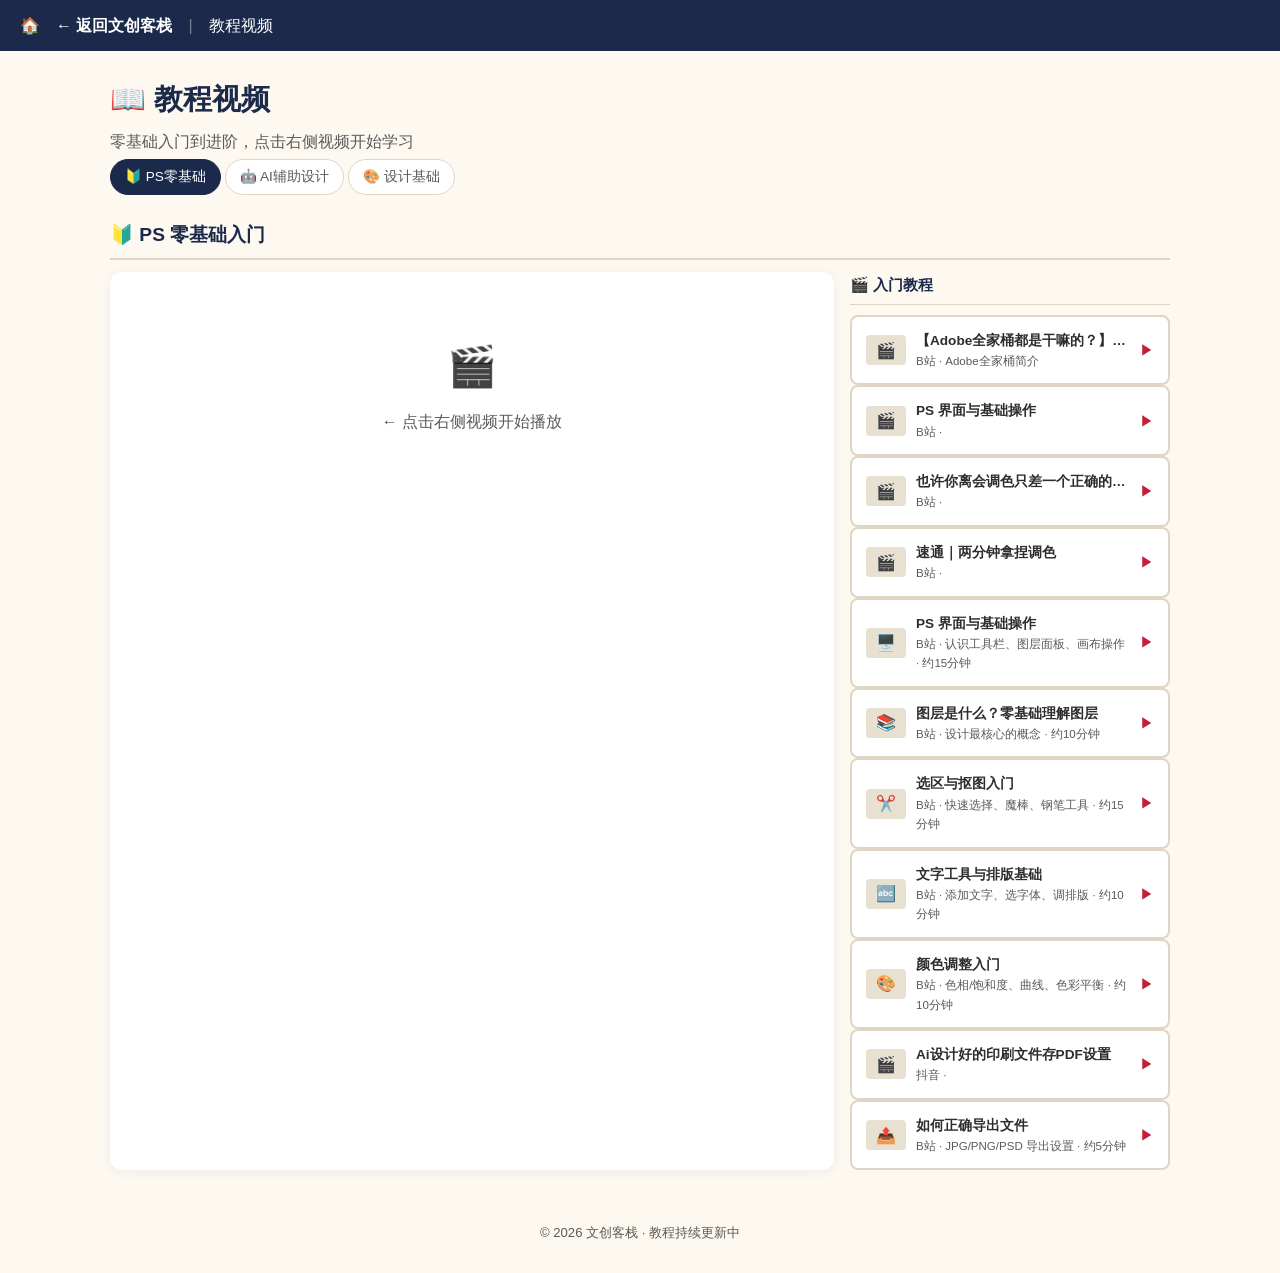
<file: pages/tutorials.html>
<!DOCTYPE html>
<html lang="zh-CN">
<head>
<meta charset="UTF-8">
<meta name="viewport" content="width=device-width, initial-scale=1.0">
<title>教程视频 · 文创客栈</title>
<style>
  :root { --blue:#1B2A4A; --red:#C41E3A; --cream:#FDF8F0; --white:#fff; --text:#2D2D2D; --text-secondary:#5A5A5A; --border:#E0D5C5; --gold:#C9A96E; --radius:12px; --shadow:0 2px 12px rgba(27,42,74,0.06); }
  *{margin:0;padding:0;box-sizing:border-box;}
  body{font-family:-apple-system,BlinkMacSystemFont,"PingFang SC","Microsoft YaHei",sans-serif;background:var(--cream);color:var(--text);line-height:1.7;touch-action:manipulation;}
  .topbar{position:sticky;top:0;z-index:100;background:var(--blue);color:#fff;padding:12px 20px;display:flex;align-items:center;gap:16px;flex-wrap:wrap;}
  .topbar a{color:#fff;text-decoration:none;font-weight:600;}
  .topbar a:hover{opacity:0.8;}
  .container{max-width:1100px;margin:0 auto;padding:24px 20px;}
  h1{font-size:1.8rem;color:var(--blue);margin-bottom:4px;}
  h2{font-size:1.2rem;color:var(--blue);margin:24px 0 12px;padding-bottom:6px;border-bottom:2px solid var(--border);}

  .tab-nav{display:flex;gap:4px;margin-bottom:20px;flex-wrap:wrap;overflow-x:auto;-webkit-overflow-scrolling:touch;}
  .tab-nav button{padding:8px 14px;border:none;background:var(--white);border-radius:20px;cursor:pointer;font-size:0.85rem;font-weight:500;color:var(--text-secondary);transition:all 0.2s;border:1px solid var(--border);white-space:nowrap;flex-shrink:0;}
  .tab-nav button:hover{color:var(--blue);border-color:var(--blue);}
  .tab-nav button.active{background:var(--blue);color:#fff;border-color:var(--blue);}
  .tab-content{display:none;}
  .tab-content.active{display:block;}

  .case-layout{display:grid;grid-template-columns:1fr 320px;gap:16px;}
  @media(max-width:900px){
    .case-layout{grid-template-columns:1fr;}
    .container{padding:24px 12px;}
    h2{font-size:1.1rem;margin:16px 0 10px;}
  }
  .player-panel{background:var(--white);border-radius:var(--radius);overflow:hidden;box-shadow:var(--shadow);}
  .player-wrap{position:relative;padding-bottom:56.25%;height:0;overflow:hidden;background:#000;}
  .player-wrap iframe{position:absolute;top:0;left:0;width:100%;height:100%;border:none;}
  .player-info{padding:14px 18px;}
  .player-info h3{font-size:1rem;color:var(--blue);}
  .player-info p{font-size:0.85rem;color:var(--text-secondary);}
  .appendix-panel{background:linear-gradient(135deg,#F8F6F0,#FDF8F0);border-top:1px solid var(--border);padding:0;max-height:0;overflow:hidden;transition:max-height 0.45s ease,padding 0.45s ease;border-radius:0 0 var(--radius) var(--radius);}
  .appendix-panel.open{max-height:600px;padding:18px 20px;}
  .appendix-panel .appendix-header{display:flex;align-items:center;gap:8px;margin-bottom:12px;}
  .appendix-panel .appendix-header .icon{font-size:1.2rem;}
  .appendix-panel .appendix-header h4{font-size:0.95rem;color:var(--blue);margin:0;}
  .appendix-panel .appendix-desc{font-size:0.82rem;color:var(--text-secondary);margin-bottom:14px;line-height:1.6;}
  .appendix-panel .appendix-nav{display:flex;flex-wrap:wrap;gap:8px;}
  .appendix-panel .appendix-nav a{display:inline-flex;align-items:center;gap:5px;padding:6px 14px;background:var(--white);border:1px solid var(--border);border-radius:20px;text-decoration:none;color:var(--blue);font-size:0.82rem;font-weight:500;transition:all 0.2s;}
  .appendix-panel .appendix-nav a:hover{background:var(--blue);color:#fff;border-color:var(--blue);}
  .appendix-toggle{display:inline-flex;align-items:center;gap:4px;padding:5px 12px;margin-top:10px;background:none;border:1px dashed var(--border);border-radius:16px;cursor:pointer;font-size:0.78rem;color:var(--text-secondary);transition:all 0.2s;}
  .appendix-toggle:hover{border-color:var(--blue);color:var(--blue);}
  .appendix-toggle .arrow{transition:transform 0.3s;display:inline-block;}
  .appendix-toggle.open .arrow{transform:rotate(180deg);}
  .player-empty{display:flex;align-items:center;justify-content:center;padding:60px 20px;text-align:center;color:var(--text-secondary);}
  .player-empty .icon{font-size:2.5rem;margin-bottom:8px;}

  .list-panel{display:flex;flex-direction:column;gap:8px;}
  .list-panel h3{font-size:0.95rem;color:var(--blue);margin-bottom:2px;padding-bottom:6px;border-bottom:1px solid var(--border);}
  .list-item{background:var(--white);border:2px solid var(--border);border-radius:8px;padding:12px 14px;cursor:pointer;transition:all 0.2s;display:flex;align-items:center;gap:10px;}
  .list-item:hover{border-color:var(--gold);}
  .list-item.active{border-color:var(--blue);background:#F5F7FC;}
  .list-item .thumb{width:40px;height:30px;border-radius:4px;background:#E8E0D0;flex-shrink:0;display:flex;align-items:center;justify-content:center;font-size:1rem;}
  .list-item .info{flex:1;min-width:0;}
  .list-item .info h4{font-size:0.85rem;color:var(--text);white-space:nowrap;overflow:hidden;text-overflow:ellipsis;}
  .list-item .info .src{font-size:0.72rem;color:var(--text-secondary);}
  .list-item .play-icon{color:var(--red);font-size:0.9rem;}

  .gallery-grid{display:grid;grid-template-columns:repeat(auto-fill,minmax(260px,1fr));gap:18px;}
  .gallery-card{background:var(--white);border-radius:var(--radius);overflow:hidden;box-shadow:var(--shadow);transition:transform 0.2s;}
  .gallery-card:hover{transform:translateY(-3px);}
  .gallery-card img{width:100%;height:180px;object-fit:cover;background:#f0ece0;}
  .gallery-card .body{padding:14px 18px;}
  .gallery-card h3{font-size:0.95rem;color:var(--blue);margin-bottom:4px;}
  .gallery-card p{font-size:0.82rem;color:var(--text-secondary);}
  .placeholder{background:#E8E0D0;border-radius:var(--radius);padding:50px 16px;text-align:center;color:var(--text-secondary);}
  .placeholder .icon{font-size:2.5rem;margin-bottom:8px;}

  .footer{text-align:center;padding:28px;color:var(--text-secondary);font-size:0.82rem;}
</style>
</head>
<body>

<div class="topbar">
  <span>🏠</span>
  <a href="../index.html">← 返回文创客栈</a>
  <span style="opacity:0.4;">|</span>
  <span>教程视频</span>
</div>

<div class="container">
  <h1>📖 教程视频</h1>
  <p style="color:var(--text-secondary);margin-bottom:4px;">零基础入门到进阶，点击右侧视频开始学习</p>

  <div class="tab-nav">
    <button class="active" onclick="switchTab('ps-basics', event)">🔰 PS零基础</button>
    <button onclick="switchTab('ai-design', event)">🤖 AI辅助设计</button>
    <button onclick="switchTab('design-theory', event)">🎨 设计基础</button>
  </div>

  <!-- PS零基础 -->
  <div class="tab-content active" id="tab-ps-basics">
    <h2>🔰 PS 零基础入门</h2>
    <div class="case-layout">
      <div class="player-panel">
        <div id="playerEmptyBasics"><div class="player-empty"><div><div class="icon">🎬</div><p>← 点击右侧视频开始播放</p></div></div></div>
        <div id="playerActiveBasics" style="display:none;">
          <div class="player-wrap"><div id="videoFrameBasics"></div></div>
          <div class="player-info"><h3 id="videoTitleBasics"></h3><p id="videoDescBasics"></p><button class="appendix-toggle" id="appendixToggleBasics" style="display:none;" onclick="toggleAppendix('Basics')"><span>📋 网站导航</span><span class="arrow">▾</span></button></div>
          <div class="appendix-panel" id="appendixBasics"></div>
        </div>
      </div>
      <div class="list-panel">
        <h3>🎬 入门教程</h3>
        <div id="videoListBasics"></div>
      </div>
    </div>
  </div>

  <!-- AI辅助设计 -->
  <div class="tab-content" id="tab-ai-design">
    <h2>🤖 AI 辅助设计</h2>
    <div class="case-layout">
      <div class="player-panel">
        <div id="playerEmptyAi"><div class="player-empty"><div><div class="icon">🎬</div><p>← 点击右侧视频开始播放</p></div></div></div>
        <div id="playerActiveAi" style="display:none;">
          <div class="player-wrap"><div id="videoFrameAi"></div></div>
          <div class="player-info"><h3 id="videoTitleAi"></h3><p id="videoDescAi"></p></div>
          <div class="appendix-panel" id="appendixAi"></div>
        </div>
      </div>
      <div class="list-panel">
        <h3>🎬 AI 教程</h3>
        <div id="videoListAi"></div>
      </div>
    </div>
  </div>

  <!-- 设计基础 -->
  <div class="tab-content" id="tab-design-theory">
    <h2>🎨 设计基础理论</h2>
    <div class="case-layout">
      <div class="player-panel">
        <div id="playerEmptyTheory"><div class="player-empty"><div><div class="icon">🎬</div><p>← 点击右侧视频开始播放</p></div></div></div>
        <div id="playerActiveTheory" style="display:none;">
          <div class="player-wrap"><div id="videoFrameTheory"></div></div>
          <div class="player-info"><h3 id="videoTitleTheory"></h3><p id="videoDescTheory"></p></div>
          <div class="appendix-panel" id="appendixTheory"></div>
        </div>
      </div>
      <div class="list-panel">
        <h3>🎬 设计理论</h3>
        <div id="videoListTheory"></div>
      </div>
    </div>
  </div>

</div>

<div class="footer">© 2026 文创客栈 · 教程持续更新中</div>

<script>
function switchTab(name, e){
  document.querySelectorAll('.tab-nav button').forEach(function(b){b.classList.remove('active');});
  document.querySelectorAll('.tab-content').forEach(function(c){c.classList.remove('active');});
  var tab=document.getElementById('tab-'+name);if(tab)tab.classList.add('active');
  // 高亮对应按钮（兼容移动端无全局 event）
  if (e && e.target) { e.target.classList.add('active'); }
  else {
    var btns = document.querySelectorAll('.tab-nav button');
    btns.forEach(function(b){
      if (b.textContent.indexOf(getTabLabel(name)) !== -1) b.classList.add('active');
    });
  }
}
function getTabLabel(name) {
  var m = {basics:'PS零基础', ai:'AI辅助设计', theory:'设计基础'};
  return m[name] || '';
}

// ====== 视频分组（管理员在此添加/修改） ======
var videoGroups = {
  basics: [
    {id:'v2',title:'【Adobe全家桶都是干嘛的？】10分钟搞懂60个Adobe软件的用处！',desc:'Adobe全家桶简介',src:'bilibili',vid:'BV1ch411m7SS',thumb:'🎬'},
    {id:'b1',title:'PS 界面与基础操作',desc:'',src:'bilibili',vid:'BV1yT421k7SF',thumb:'🎬'},
    {id:'t2',title:'也许你离会调色只差一个正确的调色流程',desc:'',src:'bilibili',vid:'BV15wtHzzEFt',thumb:'🎬'},
    {id:'t3',title:'速通｜两分钟拿捏调色',desc:'',src:'bilibili',vid:'BV15wtHzzEFt',thumb:'🎬'},
    {id:'b1',title:'PS 界面与基础操作',desc:'认识工具栏、图层面板、画布操作 · 约15分钟',src:'bilibili',vid:'BV1yT421k7SF',thumb:'🖥️'},
    {id:'b2',title:'图层是什么？零基础理解图层',desc:'设计最核心的概念 · 约10分钟',src:'bilibili',vid:'',thumb:'📚'},
    {id:'b3',title:'选区与抠图入门',desc:'快速选择、魔棒、钢笔工具 · 约15分钟',src:'bilibili',vid:'',thumb:'✂️'},
    {id:'b4',title:'文字工具与排版基础',desc:'添加文字、选字体、调排版 · 约10分钟',src:'bilibili',vid:'',thumb:'🔤'},
    {id:'b5',title:'颜色调整入门',desc:'色相/饱和度、曲线、色彩平衡 · 约10分钟',src:'bilibili',vid:'',thumb:'🎨'},
    {id:'b6',title:'Ai设计好的印刷文件存PDF设置',desc:'',src:'douyin',vid:'7622307655571370394',thumb:'🎬'},
    {id:'b7',title:'如何正确导出文件',desc:'JPG/PNG/PSD 导出设置 · 约5分钟',src:'bilibili',vid:'',thumb:'📤'},
  ],
  ai: [
    {id:'a1',title:'AI Prompt 工程入门',desc:'怎么写提示词才能让AI生成想要的图',src:'bilibili',vid:'',thumb:'💬'},
    {id:'a2',title:'AI 出图→PS 修改完整工作流',desc:'从AI草图到PSD成品的完整链路',src:'bilibili',vid:'',thumb:'🔄'},
  ],
  theory: [
    {id:'t1',title:'调子？高长调？中短调？',desc:'',src:'douyin',vid:'7652949530610549627',thumb:'🎬'},
    {id:'t1',title:'达芬奇教程 互补色与邻近色科普',desc:'',src:'douyin',vid:'7629760754274585892',thumb:'🎬'},
    {id:'t2',title:'配色入门：主色/辅色/点缀色',desc:'掌握基本的配色方法',src:'bilibili',vid:'',thumb:'🌈'},
    {id:'t3',title:'排版四原则',desc:'对齐、对比、重复、亲密性——让版面更专业',src:'bilibili',vid:'',thumb:'📐'},
    {id:'t4',title:'9种设计风格｜从粗野到孟菲斯一次看懂',desc:'',src:'douyin',vid:'7638992747383565497',thumb:'🎬'},
    {id:'t5',title:'文创产品设计要点',desc:'帆布袋/徽章/卡套的设计差异和注意事项',src:'bilibili',vid:'',thumb:'🛍️'},
    {id:'t1',title:'东方配色美学',desc:'',src:'douyin',vid:'7642549310734798107',thumb:'🎬'}
  ]
};

// ====== 渲染 + 播放 ======
function renderGroup(groupKey, listId, playerPrefix){
  var list=document.getElementById(listId);
  var vids=videoGroups[groupKey]||[];
  list.innerHTML=vids.map(function(v){
    return '<div class="list-item" onclick="playVideo(\''+groupKey+'\',\''+v.id+'\',\''+playerPrefix+'\')" id="item-'+v.id+'">'+
      '<div class="thumb">'+(v.thumb||'🎬')+'</div>'+
      '<div class="info"><h4>'+v.title+'</h4><div class="src">'+(v.src==='bilibili'?'B站':'抖音')+' · '+v.desc+'</div></div>'+
      '<div class="play-icon">▶</div></div>';
  }).join('');
}

function playVideo(groupKey, id, prefix){
  var vids=videoGroups[groupKey]||[];
  var v=vids.find(function(x){return x.id===id;});if(!v)return;
  // clear active
  var listId=prefix.replace('Player','List'); // approximate
  document.querySelectorAll('.list-item').forEach(function(e){e.classList.remove('active');});
  var item=document.getElementById('item-'+id);if(item)item.classList.add('active');
  // show player
  var emptyEl=document.getElementById('playerEmpty'+prefix.charAt(0).toUpperCase()+prefix.slice(1));
  var activeEl=document.getElementById('playerActive'+prefix.charAt(0).toUpperCase()+prefix.slice(1));
  if(emptyEl)emptyEl.style.display='none';
  if(activeEl)activeEl.style.display='block';
  var titleEl=document.getElementById('videoTitle'+prefix.charAt(0).toUpperCase()+prefix.slice(1));
  var descEl=document.getElementById('videoDesc'+prefix.charAt(0).toUpperCase()+prefix.slice(1));
  var frameEl=document.getElementById('videoFrame'+prefix.charAt(0).toUpperCase()+prefix.slice(1));
  if(titleEl)titleEl.textContent=v.title;
  if(descEl)descEl.textContent=v.desc;
  if(frameEl){
    if(v.vid){
      if(v.src==='bilibili')frameEl.innerHTML='<iframe src="https://player.bilibili.com/player.html?bvid='+v.vid+'&page=1&autoplay=1" allowfullscreen></iframe>';
      else if(v.src==='douyin')frameEl.innerHTML='<div style="padding:40px;text-align:center;cursor:pointer;" onclick="window.open(\'https://www.douyin.com/video/'+v.vid+'\',\'_blank\')"><div style="font-size:3rem;margin-bottom:12px;">📱</div><p style="font-size:1.1rem;font-weight:600;margin-bottom:8px;">抖音视频</p><p style="color:#888;margin-bottom:16px;">抖音暂不支持网页嵌入播放</p><span style="display:inline-block;padding:12px 28px;background:var(--red);color:#fff;border-radius:24px;font-weight:600;">▶ 点击跳转抖音观看</span></div>';
    } else {
      frameEl.innerHTML='<div class="player-empty"><div><div class="icon">🔜</div><p>视频链接待添加<br>（管理员可编辑此视频的 vid 字段添加 B站/抖音链接）</p></div></div>';
    }
  }
  // 附录面板：仅在 Adobe全家桶视频 (v2) 播放时显示
  handleAppendix(prefix, v);
}

// ====== 附录面板逻辑 ======
var appendixContent = ''+
  '<div class="appendix-header"><span class="icon">📋</span><h4>网站导航 · 软仓 RuanCang.Net</h4></div>'+
  '<div class="appendix-desc"><strong>软仓</strong>是一个集合大型专业软件的导航网站，提供 Adobe 全家桶、AutoCAD、3ds Max、CINEMA 4D、达芬奇等软件的下载与安装教程。以下是网站主要版块：</div>'+
  '<div class="appendix-nav">'+
    '<a href="https://www.ruancang.net/" target="_blank" title="软仓首页">🏠 软仓首页</a>'+
    '<a href="https://www.ruancang.net/#chang-yong-ruan-jian-1" target="_blank" title="Office等常用软件">📦 常用软件</a>'+
    '<a href="https://www.ruancang.net/#adobe-2" target="_blank" title="Adobe全家桶系列">🎨 Adobe 系列</a>'+
    '<a href="https://www.ruancang.net/#cad-3" target="_blank" title="AutoCAD系列">📐 CAD 系列</a>'+
    '<a href="https://www.ruancang.net/#3d-4" target="_blank" title="3ds Max / C4D等">🧊 3D 软件</a>'+
    '<a href="https://www.ruancang.net/#yy-7" target="_blank" title="达芬奇、PR等">🎬 视频音频</a>'+
    '<a href="https://www.ruancang.net/get-activation-code" target="_blank" title="获取激活码">🔑 激活码</a>'+
  '</div>';

function handleAppendix(prefix, video){
  var cap=prefix.charAt(0).toUpperCase()+prefix.slice(1);
  var panel=document.getElementById('appendix'+cap);
  var toggle=document.getElementById('appendixToggle'+cap);
  if(!panel)return;
  // 仅 Adobe全家桶 (id:v2) 有附录
  if(video && video.id==='v2'){
    panel.innerHTML=appendixContent;
    panel.classList.add('open');
    if(toggle){toggle.style.display='inline-flex';toggle.classList.add('open');}
  } else {
    panel.classList.remove('open');
    panel.innerHTML='';
    if(toggle){toggle.style.display='none';toggle.classList.remove('open');}
  }
}

function toggleAppendix(prefix){
  var cap=prefix.charAt(0).toUpperCase()+prefix.slice(1);
  var panel=document.getElementById('appendix'+cap);
  var toggle=document.getElementById('appendixToggle'+cap);
  if(!panel||!panel.classList.contains('open'))return;
  if(panel.style.maxHeight==='0px'||panel.style.maxHeight===''){
    panel.style.maxHeight='600px';panel.style.padding='18px 20px';
    if(toggle)toggle.classList.add('open');
  } else {
    panel.style.maxHeight='0px';panel.style.padding='0';
    if(toggle)toggle.classList.remove('open');
  }
}

// init
renderGroup('basics','videoListBasics','Basics');
renderGroup('ai','videoListAi','Ai');
renderGroup('theory','videoListTheory','Theory');
</script>
</body>
</html>
</file>
<file: css/style.css>
/* ============================================
   文创客栈 · 主样式表
   主题色：藏蓝 #1B2A4A  /  朱红 #C41E3A  /  米白 #FDF8F0
   ============================================ */

/* ----- 全局重置 & 基础 ----- */
*, *::before, *::after { box-sizing: border-box; margin: 0; padding: 0; }

:root {
    --blue: #1B2A4A;
    --blue-light: #2C4270;
    --red: #C41E3A;
    --red-light: #E8475D;
    --cream: #FDF8F0;
    --cream-dark: #F0E6D8;
    --gold: #C9A96E;
    --gold-light: #E0CDA7;
    --text: #2D2D2D;
    --text-secondary: #5A5A5A;
    --text-muted: #888;
    --white: #FFFFFF;
    --border: #E0D5C5;
    --shadow-sm: 0 2px 8px rgba(27, 42, 74, 0.06);
    --shadow-md: 0 4px 20px rgba(27, 42, 74, 0.10);
    --shadow-lg: 0 8px 36px rgba(27, 42, 74, 0.14);
    --radius: 12px;
    --radius-sm: 8px;
    --transition: 0.25s ease;
    --max-width: 1200px;
}

html { scroll-behavior: smooth; font-size: 16px; }

body {
    font-family: -apple-system, BlinkMacSystemFont, "Segoe UI", "PingFang SC",
                 "Hiragino Sans GB", "Microsoft YaHei", "Noto Sans SC", sans-serif;
    color: var(--text);
    background: var(--cream);
    line-height: 1.7;
    -webkit-font-smoothing: antialiased;
    /* 移动端触摸优化：消除 300ms 延迟，防止双击缩放 */
    touch-action: manipulation;
}

a { color: var(--blue); text-decoration: none; transition: color var(--transition); }
a:hover { color: var(--red); }
/* 移动端：确保链接和按钮可触摸 */
a, button, .card, .nav-link, .roadmap-step { touch-action: manipulation; }

img { max-width: 100%; height: auto; display: block; }

/* ----- 顶部导航 ----- */
.site-header {
    position: sticky; top: 0; z-index: 1000;
    background: rgba(253, 248, 240, 0.92);
    backdrop-filter: blur(12px);
    -webkit-backdrop-filter: blur(12px);
    border-bottom: 1px solid var(--border);
    padding: 0 20px;
    /* iOS Safari 兼容：确保 sticky + backdrop-filter 正常渲染 */
    -webkit-transform: translateZ(0);
    transform: translateZ(0);
}

.header-inner {
    max-width: var(--max-width); margin: 0 auto;
    display: flex; align-items: center; justify-content: space-between;
    height: 64px;
}

.logo {
    display: flex; align-items: center; gap: 10px;
    font-size: 1.3rem; font-weight: 700; color: var(--blue);
    text-decoration: none;
}
.logo-icon { font-size: 1.6rem; }
.logo:hover { color: var(--red); }

.main-nav { display: flex; gap: 4px; }
.nav-link {
    padding: 8px 16px; border-radius: 20px;
    font-size: 0.95rem; font-weight: 500;
    color: var(--text-secondary); transition: all var(--transition);
}
.nav-link:hover { background: var(--cream-dark); color: var(--blue); }
.nav-highlight {
    background: var(--red); color: #fff !important; font-weight: 600;
}
.nav-highlight:hover { background: var(--red-light); }

.menu-toggle {
    display: none;
    background: none; border: 1px solid var(--border);
    font-size: 1.4rem; padding: 6px 12px; border-radius: var(--radius-sm);
    cursor: pointer; color: var(--text);
}

/* ----- Hero ----- */
.hero {
    padding: 80px 20px 64px;
    text-align: center;
    background: #1B2A4A url('[data-uri]') center/cover no-repeat;
    color: var(--white);
    position: relative;
    overflow: hidden;
}
.hero::before {
    content: '';
    position: absolute; top: 0; left: 0; width: 100%; height: 100%;
    background: rgba(27, 42, 74, 0.55);
    z-index: 0;
}
.hero::after {
    content: '';
    position: absolute; top: 0; left: 0; width: 100%; height: 100%;
    background: url('../images/hero-cover.webp') center/cover no-repeat;
    opacity: 0;
    transition: opacity 0.6s ease;
    z-index: 0;
}
.hero.loaded::after {
    opacity: 1;
}

.hero-content { position: relative; z-index: 1; max-width: 700px; margin: 0 auto; }
.hero-icon { font-size: 3rem; display: block; margin-bottom: 12px; }
.hero-title {
    font-size: 2.8rem; font-weight: 800; margin-bottom: 12px; letter-spacing: 2px;
    -webkit-text-stroke: 3px rgba(0,0,0,0.7); text-stroke: 3px rgba(0,0,0,0.7);
    text-shadow:
        0 0 8px rgba(0,0,0,0.5),
        0 2px 4px rgba(0,0,0,0.45),
        0 4px 12px rgba(0,0,0,0.35),
        0 8px 20px rgba(0,0,0,0.25);
    paint-order: stroke fill;
}
.hero-subtitle {
    font-size: 1.2rem; opacity: 0.95; margin-bottom: 8px;
    -webkit-text-stroke: 1.5px rgba(0,0,0,0.6); text-stroke: 1.5px rgba(0,0,0,0.6);
    text-shadow:
        0 0 5px rgba(0,0,0,0.4),
        0 2px 6px rgba(0,0,0,0.3),
        0 4px 10px rgba(0,0,0,0.2);
    paint-order: stroke fill;
}
.hero-desc {
    font-size: 1rem; opacity: 0.85; margin-bottom: 28px;
    -webkit-text-stroke: 1.2px rgba(0,0,0,0.5); text-stroke: 1.2px rgba(0,0,0,0.5);
    text-shadow:
        0 0 3px rgba(0,0,0,0.35),
        0 2px 5px rgba(0,0,0,0.25);
    paint-order: stroke fill;
}

.hero-actions { display: flex; gap: 16px; justify-content: center; flex-wrap: wrap; }

/* ----- 按钮 ----- */
.btn {
    display: inline-block; padding: 12px 28px; border-radius: 28px;
    font-size: 1rem; font-weight: 600; cursor: pointer;
    transition: all var(--transition); text-align: center;
    border: 2px solid transparent;
}
.btn-primary {
    background: var(--red); color: #fff;
}
.btn-primary:hover { background: var(--red-light); color: #fff; transform: translateY(-2px); }
.btn-outline {
    background: transparent; color: #fff; border-color: rgba(255,255,255,0.5);
}
.btn-outline:hover { background: rgba(255,255,255,0.12); color: #fff; border-color: #fff; }
.btn-sm { padding: 8px 18px; font-size: 0.9rem; }
.btn-download {
    background: var(--blue); color: #fff;
}
.btn-download:hover { background: var(--blue-light); color: #fff; transform: translateY(-1px); }
.btn-external {
    background: var(--white); color: var(--blue); border-color: var(--border);
}
.btn-external:hover { border-color: var(--blue); color: var(--blue); }

/* ----- 通用区块 ----- */
.section { padding: 64px 20px; }
.section-alt { background: var(--white); }
.section-header { text-align: center; margin-bottom: 40px; }
.section-title { font-size: 1.8rem; font-weight: 700; color: var(--blue); margin-bottom: 8px; }
.section-desc { font-size: 1rem; color: var(--text-secondary); }

/* ----- 公告网格 ----- */
.announcement-grid {
    display: grid;
    grid-template-columns: repeat(3, 1fr);
    gap: 16px;
    max-width: var(--max-width); margin: 0 auto;
}
.announcement-grid.spread { grid-template-columns: repeat(2, 1fr); }

.announce-card {
    background: var(--white);
    border: 1px solid var(--border);
    border-radius: var(--radius);
    padding: 20px 22px;
    box-shadow: var(--shadow-sm);
    transition: transform var(--transition);
    display: flex; flex-direction: column;
}
.announce-card:hover { transform: translateY(-2px); }
.announce-card .card-icon { font-size: 1.6rem; margin-bottom: 8px; }
.announce-card h3 { font-size: 1rem; font-weight: 700; color: var(--blue); margin-bottom: 10px; }
.announce-card .deadline-list { list-style: none; }
.announce-card .deadline-list li {
    padding: 6px 0; border-bottom: 1px dashed var(--border);
    display: flex; gap: 8px; align-items: baseline; flex-wrap: wrap;
}
.announce-card .deadline-list li:last-child { border-bottom: none; }
.deadline-date {
    font-weight: 700; color: var(--red); font-size: 0.88rem; white-space: nowrap;
}
.deadline-event { color: var(--text-secondary); font-size: 0.85rem; }
.announce-card .email-display {
    display: inline-block; background: var(--cream);
    padding: 4px 12px; border-radius: 16px;
    font-weight: 600; color: var(--blue); font-size: 0.88rem; margin-top: 4px;
}
.announce-card .policy-text {
    font-size: 0.83rem; color: var(--text-secondary); line-height: 1.7;
}
.announce-card table { width: 100%; border-collapse: collapse; font-size: 0.8rem; }
.announce-card table th { background: #F5F2EB; padding: 5px 6px; border: 1px solid #E0D5C5; font-weight: 700; text-align: center; }
.announce-card table td { padding: 4px 6px; border: 1px solid #E0D5C5; text-align: center; }
.announce-card .note { font-size: 0.75rem; color: #999; margin-top: 6px; }

/* ----- 卡片网格 ----- */
.cards-grid {
    display: grid;
    grid-template-columns: repeat(auto-fill, minmax(300px, 1fr));
    gap: 24px;
    max-width: var(--max-width); margin: 0 auto;
}

/* ----- 卡片 ----- */
.card {
    background: var(--white);
    border: 1px solid var(--border);
    border-radius: var(--radius);
    padding: 24px;
    box-shadow: var(--shadow-sm);
    transition: all var(--transition);
    display: flex; flex-direction: column;
    cursor: pointer;
}
.section-alt .card { border-color: #E8DDD0; }

.card:hover {
    transform: translateY(-4px);
    box-shadow: var(--shadow-md);
    border-color: var(--gold);
}

.card-header {
    display: flex; align-items: flex-start; gap: 14px;
    margin-bottom: 14px;
}
.card-icon { font-size: 2rem; flex-shrink: 0; line-height: 1; }
.card-title-area { flex: 1; }
.card-title { font-size: 1.1rem; font-weight: 700; color: var(--blue); margin-bottom: 4px; }
.card-type { font-size: 0.8rem; color: var(--text-muted); text-transform: uppercase; letter-spacing: 1px; }

.card-desc { font-size: 0.93rem; color: var(--text-secondary); margin-bottom: 14px; line-height: 1.6; flex: 1; }

.card-tags { display: flex; flex-wrap: wrap; gap: 6px; margin-bottom: 14px; }
.tag {
    padding: 3px 10px; border-radius: 14px;
    font-size: 0.78rem; font-weight: 600;
}
.tag-recommend { background: #FFF0F0; color: var(--red); }
.tag-official { background: #F0F4FF; color: var(--blue); }
.tag-tool { background: #F5F0E8; color: #8B7355; }
.tag-tutorial { background: #F0F8F0; color: #2D7A3A; }
.tag-material { background: #FFF8F0; color: #B8781E; }
.tag-template { background: #F8F0FF; color: #6B3FA0; }

.card-actions { display: flex; gap: 10px; flex-wrap: wrap; margin-top: auto; }

.card-details {
    margin-top: 14px; padding-top: 14px;
    border-top: 1px solid var(--border);
    font-size: 0.88rem; color: var(--text-secondary);
    line-height: 1.7;
    display: none;
}
.card-details.show { display: block; }
.card-details ul { padding-left: 18px; }
.card-details li { margin-bottom: 4px; }

/* ----- 路线图 ----- */
.roadmap {
    display: flex; flex-wrap: wrap; justify-content: center;
    gap: 16px;
    max-width: var(--max-width); margin: 0 auto;
}
.roadmap-step {
    display: flex; align-items: center; gap: 12px;
    background: var(--white);
    border: 1px solid var(--border);
    border-radius: var(--radius);
    padding: 18px 24px;
    box-shadow: var(--shadow-sm);
    transition: transform var(--transition);
    min-width: 160px;
}
.roadmap-step:hover { transform: translateY(-3px); }
.roadmap-step .step-num {
    width: 40px; height: 40px;
    background: var(--blue); color: #fff;
    border-radius: 50%;
    display: flex; align-items: center; justify-content: center;
    font-weight: 800; font-size: 1.1rem;
    flex-shrink: 0;
}
.roadmap-step .step-arrow { color: var(--gold); font-size: 1.2rem; font-weight: bold; }
.roadmap-step .step-text { font-weight: 600; font-size: 0.95rem; color: var(--text); }

/* ----- 模态弹窗 ----- */
.modal-overlay {
    display: none; position: fixed;
    top: 0; left: 0; width: 100%; height: 100%;
    background: rgba(27, 42, 74, 0.6);
    backdrop-filter: blur(4px);
    z-index: 2000;
    align-items: center; justify-content: center;
    padding: 20px;
}
.modal-overlay.show { display: flex; }

.modal-card {
    background: var(--white);
    border-radius: var(--radius);
    max-width: 620px; width: 100%; max-height: 85vh;
    overflow-y: auto;
    box-shadow: var(--shadow-lg);
    position: relative;
    padding: 36px 32px;
}
.modal-close {
    position: absolute; top: 12px; right: 16px;
    background: none; border: none;
    font-size: 1.4rem; cursor: pointer;
    color: var(--text-muted); padding: 4px 8px;
    border-radius: 4px; transition: all var(--transition);
}
.modal-close:hover { color: var(--red); background: #FEF0F0; }

.modal-content h3 { font-size: 1.4rem; color: var(--blue); margin-bottom: 8px; }
.modal-content .modal-type { color: var(--text-muted); font-size: 0.85rem; margin-bottom: 16px; }
.modal-content .modal-desc { color: var(--text-secondary); margin-bottom: 20px; line-height: 1.8; }
.modal-content .modal-details { margin-bottom: 20px; }
.modal-content .modal-details h4 {
    font-size: 1rem; color: var(--blue); margin-bottom: 8px;
    padding-bottom: 6px; border-bottom: 1px solid var(--border);
}
.modal-content .modal-details ul, .modal-content .modal-details ol {
    padding-left: 20px; color: var(--text-secondary); line-height: 1.9;
}
.modal-actions { display: flex; gap: 12px; flex-wrap: wrap; margin-top: 20px; }

/* ----- 页脚 ----- */
.site-footer {
    background: var(--blue); color: rgba(255,255,255,0.85);
    padding: 48px 20px 24px;
}
.footer-inner {
    max-width: var(--max-width); margin: 0 auto;
    display: grid;
    grid-template-columns: repeat(auto-fit, minmax(240px, 1fr));
    gap: 36px;
    margin-bottom: 32px;
}
.footer-col h4 { font-size: 1.05rem; margin-bottom: 10px; color: #fff; }
.footer-col p { font-size: 0.9rem; line-height: 1.7; }
.footer-col a { color: var(--gold-light); }
.footer-col a:hover { color: #fff; }
.footer-bottom {
    text-align: center;
    padding-top: 20px; border-top: 1px solid rgba(255,255,255,0.12);
    font-size: 0.85rem; opacity: 0.7;
}

/* ----- 响应式 ----- */
@media (max-width: 768px) {
    .hero { padding: 56px 20px 48px; }
    .hero-title { font-size: 2rem; }
    .hero-subtitle { font-size: 1rem; }

    .main-nav { display: none; }
    .main-nav.open {
        display: flex; flex-direction: column;
        position: absolute; top: 64px; left: 0; right: 0;
        background: var(--cream);
        border-bottom: 1px solid var(--border);
        padding: 12px 20px;
        box-shadow: var(--shadow-md);
    }
    .main-nav.open .nav-link { padding: 12px 16px; border-radius: var(--radius-sm); }

    .menu-toggle { display: block; }

    .cards-grid { grid-template-columns: 1fr; }
    .announcement-grid { grid-template-columns: 1fr; }
    .announcement-grid.spread { grid-template-columns: 1fr; }

    .section { padding: 48px 16px; }
    .section-title { font-size: 1.5rem; }

    .modal-card { padding: 24px 20px; margin: 10px; }
}
</file>
